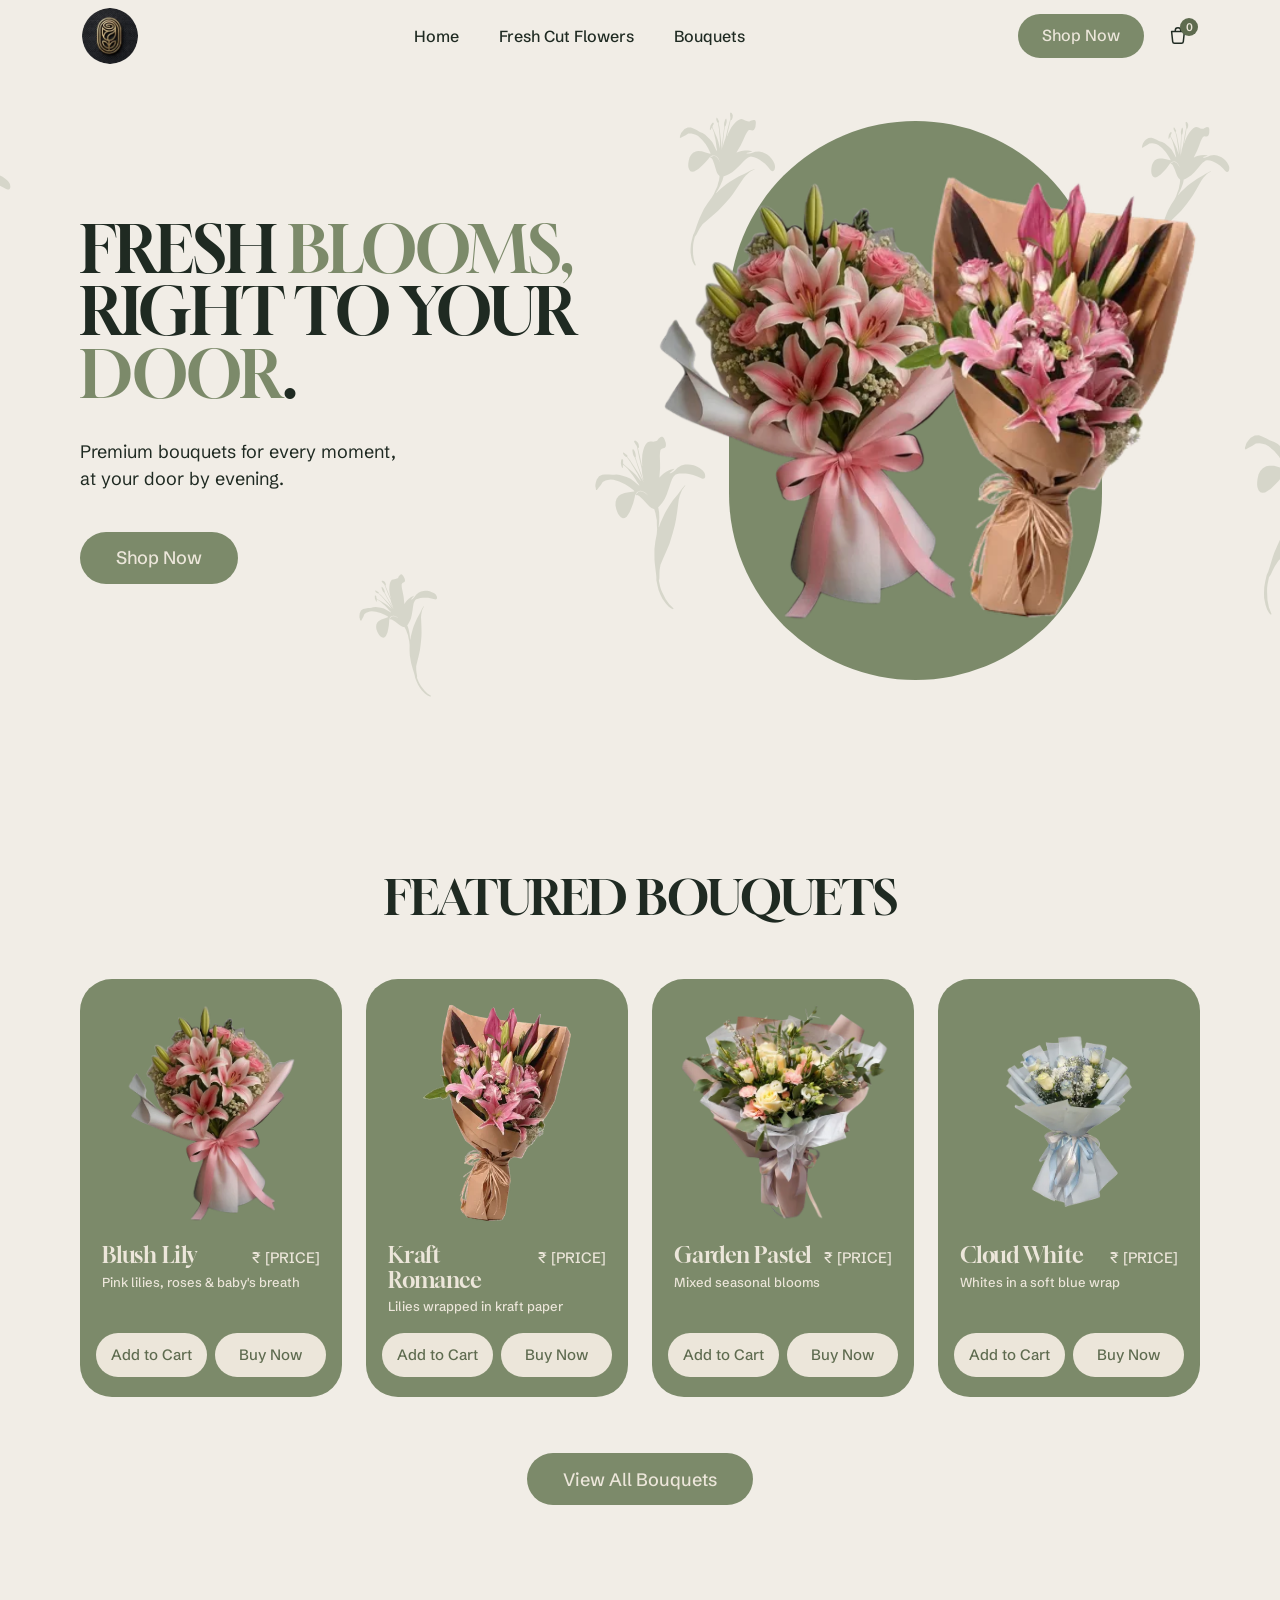
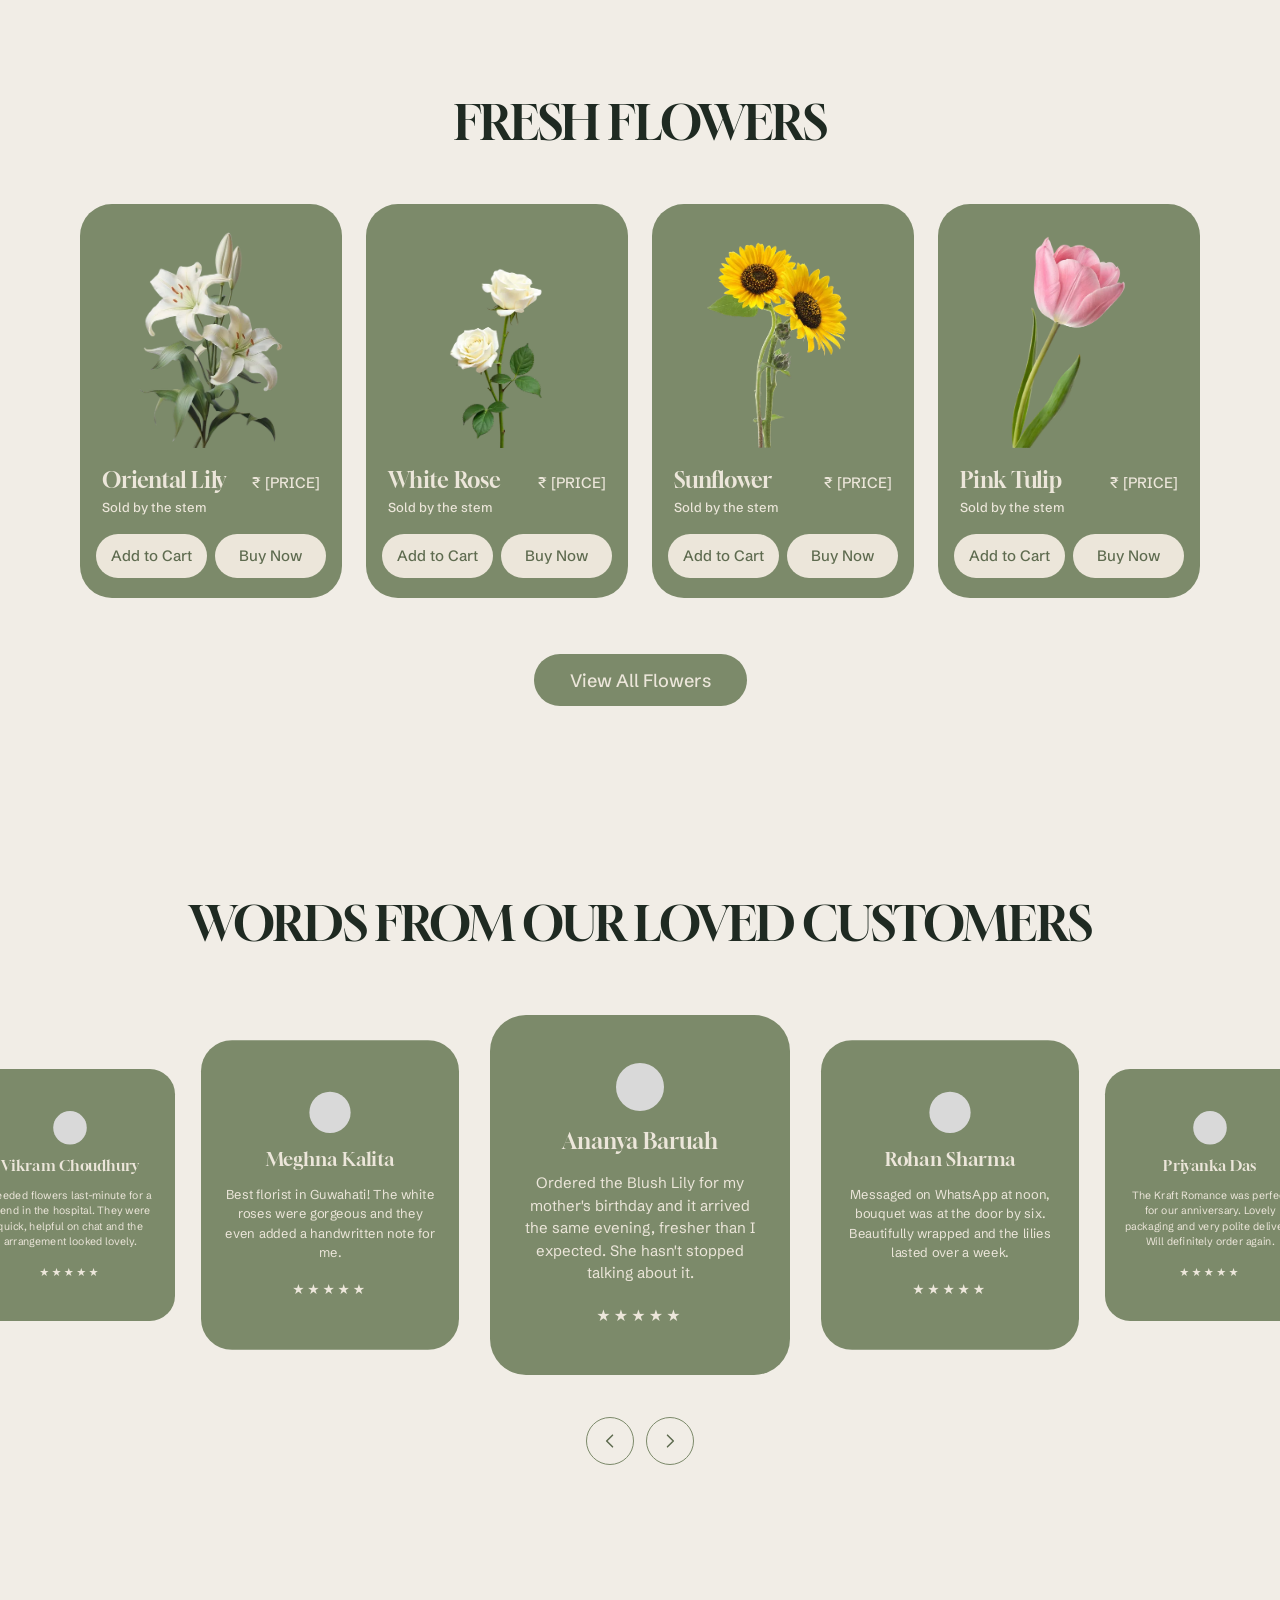
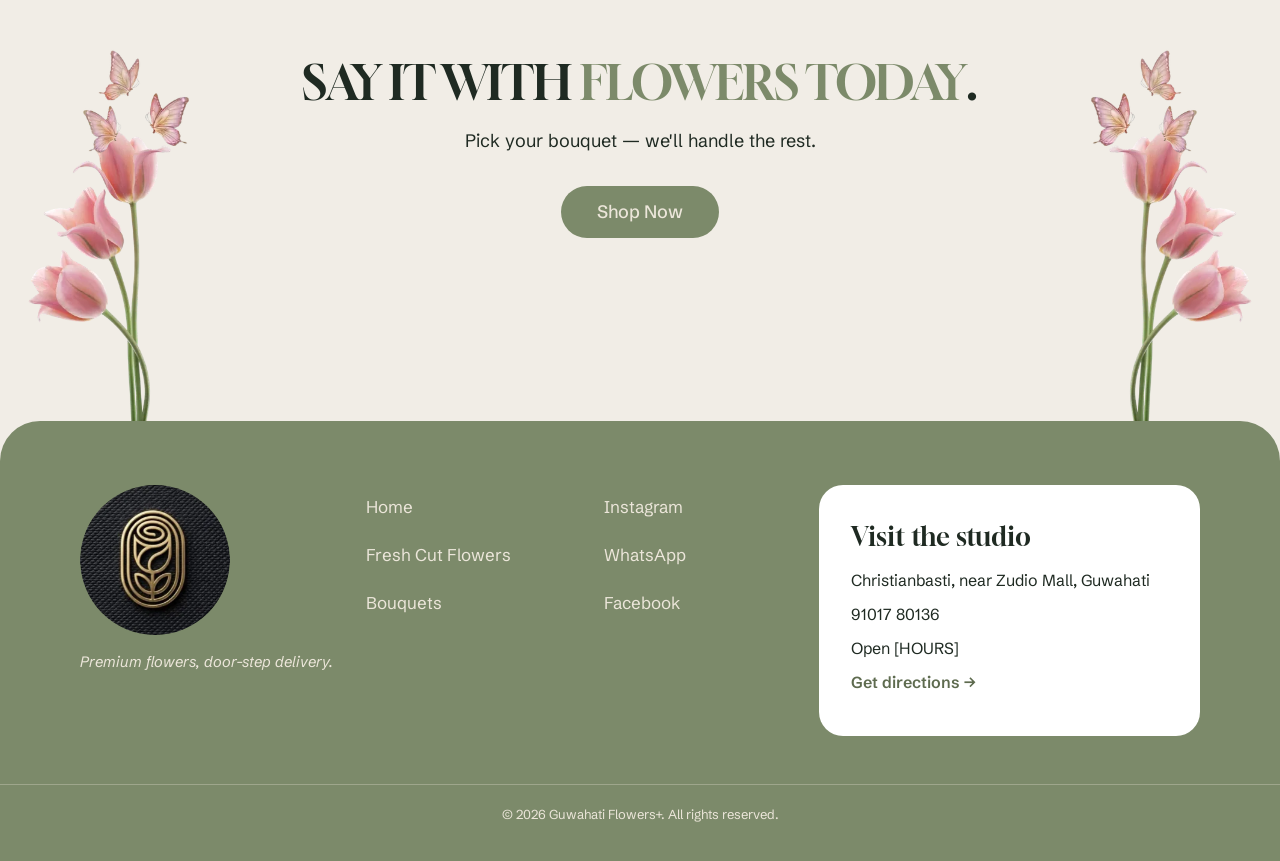
<file: site/index.html>
<!doctype html>
<html lang="en">
<head>
  <meta charset="utf-8">
  <meta name="viewport" content="width=device-width, initial-scale=1">
  <title>Guwahati Flowers+ | Premium Bouquets, Door-Step Delivery in Guwahati</title>
  <meta name="description" content="Guwahati Flowers+ is a premium florist in Christianbasti, Guwahati. Fresh bouquets and cut flowers for every moment, delivered to your door by evening. Order on WhatsApp.">
  <meta property="og:type" content="website">
  <meta property="og:title" content="Guwahati Flowers+ | Premium Bouquets, Door-Step Delivery">
  <meta property="og:description" content="Premium bouquets for every moment, at your door by evening. Order on WhatsApp.">
  <meta property="og:image" content="img/logo.png">
  <meta name="theme-color" content="#7C8A6A">
  <link rel="icon" type="image/png" href="img/logo.png">
  <link rel="apple-touch-icon" href="img/logo.png">
  <link rel="preconnect" href="https://fonts.googleapis.com">
  <link rel="preconnect" href="https://fonts.gstatic.com" crossorigin>
  <link href="https://fonts.googleapis.com/css2?family=Gloock&family=Schibsted+Grotesk:wght@400;500;600&display=swap" rel="stylesheet">
  <link rel="preload" as="image" href="img/hero-bouquet-white.webp" fetchpriority="high">
  <link rel="stylesheet" href="css/styles.css">
  <script>document.documentElement.classList.add('js');</script>
</head>
<body>
  <a class="skip-link" href="#main">Skip to content</a>

  <header class="site-header" id="top">
    <div class="container nav">
      <a class="nav__logo" href="#top" aria-label="Guwahati Flowers+ home">
        <picture>
          <source srcset="img/logo.webp" type="image/webp">
          <img src="img/logo.png" alt="Guwahati Flowers+" width="40" height="40">
        </picture>
      </a>
      <nav class="nav__menu" id="nav-menu" aria-label="Main">
        <ul class="nav__links">
          <li><a href="#top">Home</a></li>
          <li><a href="#fresh">Fresh Cut Flowers</a></li>
          <li><a href="#bouquets">Bouquets</a></li>
        </ul>
        <a class="btn btn--sage nav__cta-mobile" href="#bouquets">Shop Now</a>
      </nav>
      <div class="nav__actions">
        <a class="btn btn--sage nav__cta" href="#bouquets">Shop Now</a>
        <span class="cart" aria-label="Cart items: 0" role="status">
          <svg viewBox="0 0 24 24" width="22" height="22" aria-hidden="true"><path fill="none" stroke="currentColor" stroke-width="1.6" stroke-linecap="round" stroke-linejoin="round" d="M5 7h14l-1.2 11.2a2 2 0 0 1-2 1.8H8.2a2 2 0 0 1-2-1.8L5 7Zm4 0V6a3 3 0 0 1 6 0v1"/></svg>
          <span class="cart__count" data-cart-count>0</span>
        </span>
        <button class="nav__toggle" type="button" aria-expanded="false" aria-controls="nav-menu" aria-label="Open menu">
          <span></span><span></span><span></span>
        </button>
      </div>
    </div>
  </header>

  <main id="main">
    <!-- Hero -->
    <section class="hero" aria-labelledby="hero-title">
      <svg width="0" height="0" style="position:absolute" aria-hidden="true"><symbol id="lily-sprig" viewBox="0 0 119 188"><path d="M49.7207 186.848L49.7012 187.297L47.7481 185.636L45.7169 183.185L43.632 179.381L41.2006 173.199L40.2731 168.658L39.5995 163.453L39.59 158.501L39.8687 152.1L40.6843 148.872L41.3536 143.838L41.8763 139.585L42.5504 134.438L43.1707 130.527L44.6848 124.179L46.0426 118.837L48.836 111.532L52.191 104.252L53.871 99.2615L54.7453 94.6862L55.981 89.564L56.1863 84.847L56.416 82.1565L56.1721 77.42L55.8596 76.8438L54.7707 76.0087L53.5696 75.1688L51.6458 72.8346L49.6635 69.2602L46.8463 64.1866L43.7898 59.4402L42.0515 58.0142L40.7087 57.8433L40.6062 57.6138L40.7282 57.394L41.4461 56.4126L43.1747 55.4751L44.5566 54.7476L46.5733 54.948L48.5558 55.9344L50.4014 57.4775L53.4971 61.3255L51.8077 58.7765L50.8556 57.3848L49.5616 56.0907L47.8136 54.8894L46.0411 54.2497L44.5762 54.2984L42.8671 54.7866L41.4754 55.7387L40.4109 56.9301L39.5807 57.9067L38.7114 59.7817L35.7765 65.1675L33.4911 68.5562L29.6576 73.9028L25.3213 77.8774L22.9237 78.6732L20.9071 78.4729L19.0614 76.9297L17.5917 74.5028L16.9033 72.2224L16.547 70.069L16.3421 67.022L16.523 62.8666L17.573 59.4241L19.3945 56.3528L22.1926 54.1117L24.8246 53.101L29.2388 52.5055L33.946 52.9355L39.4393 53.3997L40.0058 53.3118L39.498 52.052L35.8702 47.5057L32.1105 43.4038L26.6809 38.8916L21.1925 35.7272L18.087 34.6918L15.0596 34.4475L12.5888 34.3399L9.17553 35.204L6.47509 37.787L3.33032 40.2381L0.996145 42.1619L3.52656e-05 41.7809L0.0733695 40.0963L0.278568 37.9673L0.810914 36.0776L1.92436 33.7632L3.62379 30.9116L6.89554 28.1285L10.6408 27.3913L13.1018 27.7235L17.9945 29.0617L21.1001 30.0971L22.9946 30.5171L25.5631 30.9665L29.1081 32.246L35.568 36.3529L39.2692 39.2146L42.0425 42.7109L44.811 46.3196L46.6176 48.7612L46.6371 48.312L46.3735 46.6127L45.2457 44.0881L44.4597 41.4659L42.3457 35.7478L40.5977 31.9585L38.9621 28.1741L37.1751 25.2833L35.6957 23.081L35.1537 22.6073L34.8168 22.5926L34.3919 24.5995L34.0109 25.5956L33.5617 25.5761L33.1467 24.7704L32.9954 23.0759L33.1176 20.2682L33.8844 18.1637L34.6316 16.5084L35.7644 16.3327L36.2966 17.031L36.2526 18.0418L35.5933 20.2635L35.5297 21.7235L37.0141 23.8135L39.4603 27.0706L43.0588 32.2907L45.6954 36.3437L49.7185 44.7329L49.6306 44.1665L49.1571 42.1205L48.21 38.0285L47.7462 35.7579L46.9602 33.1357L45.7885 29.0339L44.6022 25.269L43.4158 21.5042L41.79 17.4952L40.877 15.205L40.3154 15.1805L39.6807 14.2527L38.9336 13.32L38.3087 12.1676L38.0255 10.9176L38.0793 9.68217L38.5285 9.70172L39.51 10.4196L40.6769 12.0457L41.7462 13.33L41.9317 14.2382L41.6778 14.9023L41.7559 15.6933L43.6161 19.4875L48.5032 33.8779L50.8662 41.6323L52.2332 46.4177L51.6815 43.5806L51.0177 38.1507L50.1637 29.3369L49.5196 20.8697L49.3829 18.8384L49.2951 18.2719L48.9973 17.3588L48.4016 15.5325L48.265 13.5012L48.4507 11.8215L48.5142 10.3615L48.9098 9.02842L49.2663 8.59385L49.7204 8.5011L50.3405 9.76583L50.7311 11.1331L50.897 12.4906L50.936 14.1801L50.6917 17.2075L50.2278 17.5249L49.9787 18.0767L50.1496 19.3218L50.2471 22.2516L50.7107 27.1102L51.1743 31.9688L51.7551 36.72L52.1162 41.3491L52.4579 43.8395L52.4872 43.1656L52.5752 41.1441L52.7561 36.9886L53.2495 33.4094L53.5426 31.8469L53.6503 26.7881L53.9046 18.3601L54.0953 13.9801L54.3495 8.14L54.3886 7.24154L54.2129 6.10867L53.505 4.27751L53.1193 2.79795L52.7287 1.43069L52.8899 0.312491L53.4661 9.77833e-06L54.1302 0.253961L54.7845 0.732528L55.8489 2.12912L56.4739 3.28154L56.7326 5.09314L56.5029 7.78366L56.122 8.77977L55.7802 8.87741L55.3505 8.40862L55.1259 8.39884L54.749 24.8106L54.5975 28.2921L55.159 28.3166L55.2226 26.8566L55.9308 23.5117L56.5999 21.0654L57.9039 16.9589L59.7596 13.1014L61.8204 9.70296L63.8421 7.20297L65.9321 5.71865L67.5338 5.11325L69.443 5.19636L71.3376 5.6164L72.8903 6.13408L75.0242 6.22697L76.3719 6.28564L77.4022 5.8804L78.1054 5.23588L79.3848 4.27889L80.6495 3.65881L81.7971 3.14616L82.8127 3.07785L83.594 3.22438L84.3508 3.93246L84.966 5.30949L85.2345 6.89648L85.6249 10.8517L85.1853 13.1955L84.443 14.7385L83.0513 15.6906L81.5864 15.7394L80.0141 15.6709L79.2084 16.086L78.1634 16.8281L76.9132 19.6992L75.8583 23.254L74.5835 29.2747L73.0646 35.7348L69.9634 44.9391L69.9487 45.276L70.2856 45.2907L72.4879 43.8112L75.3641 42.3611L79.0215 41.0576L83.2258 40.1154L87.8403 40.0912L87.142 40.6234L85.8724 41.3558L84.0363 42.176L82.4249 43.0061L81.6094 43.6457L82.3906 43.7922L83.4063 43.7239L84.9982 43.3431L86.8342 42.5229L88.5629 41.5854L91.4537 39.7984L95.8973 38.5291L100.062 38.4853L103.632 39.2033L106.181 40.1019L109.159 41.4693L111.996 43.5057L114.477 45.9766L116.933 49.0091L118.168 51.6508L118.544 53.355L118.446 55.6012L117.938 56.9293L117.225 57.7985L116.424 58.1012L114.964 58.0376L114.085 57.5493L112.562 56.3578L109.955 54.2189L106.024 51.4598L101.839 49.3647L98.6312 48.0999L95.0765 47.045L91.7268 46.4491L88.8068 46.322L87.6739 46.4977L86.0625 47.3277L84.7831 48.2847L83.7234 49.3638L82.6637 50.4429L80.3832 53.7192L76.9941 59.1978L73.1411 64.9937L69.8058 69.2368L66.2899 72.4594L62.2173 75.5452L60.8403 76.1604L60.4982 81.434L59.3504 87.1227L58.022 91.7907L56.0978 97.2205L56.2003 97.45L56.9084 96.6932L58.9643 93.4071L62.2947 89.2762L66.2209 84.3837L69.0581 81.2441L72.8133 77.6943L78.3216 72.6456L84.7186 67.8606L88.5714 64.6527L90.9056 62.7289L94.3824 60.4048L95.1685 60.439L95.1588 60.6636L93.6548 61.6109L90.383 64.394L86.4324 69.8481L84.4741 73.476L82.1983 79.2281L79.1607 86.9723L76.0254 94.3748L73.4274 99.7752L68.9102 107.905L62.9671 117.773L57.8298 124.639L52.5851 131.387L48.1657 137.27L45.7874 142.793L44.7325 146.348L43.5163 151.021L42.2759 153.667L42.1047 160.186L42.2949 163.57L42.827 166.856L44.6186 174.811L47.05 180.993L50.3067 186.31L50.3946 186.877L49.7207 186.848Z"/></symbol></svg>
      <div class="container hero__grid">
        <div class="hero__sprigs" aria-hidden="true">
          <svg class="sprig" style="--x:51%;--y:-2%;--s:100px;--r:12deg;--d:8s" viewBox="0 0 119 188"><use href="#lily-sprig"/></svg>
          <svg class="sprig" style="--x:49%;--y:56%;--s:110px;--r:-14deg;--d:9s" viewBox="0 0 119 188"><use href="#lily-sprig"/></svg>
          <svg class="sprig" style="--x:88%;--y:0%;--s:90px;--r:8deg;--d:7.5s" viewBox="0 0 119 188"><use href="#lily-sprig"/></svg>
          <svg class="sprig" style="--x:95%;--y:52%;--s:130px;--r:10deg;--d:9s" viewBox="0 0 119 188"><use href="#lily-sprig"/></svg>
          <svg class="sprig" style="--x:31%;--y:80%;--s:80px;--r:-24deg;--d:7s" viewBox="0 0 119 188"><use href="#lily-sprig"/></svg>
          <svg class="sprig" style="--x:-6%;--y:4%;--s:110px;--r:-10deg;--d:8.5s" viewBox="0 0 119 188"><use href="#lily-sprig"/></svg>
        </div>
        <div class="hero__copy">
          <h1 class="hero__title" id="hero-title">
            <span class="line">Fresh <span class="accent">Blooms,</span></span>
            <span class="line">Right to your</span>
            <span class="line"><span class="accent">Door</span>.</span>
          </h1>
          <p class="hero__body load-in" style="--i:3">Premium bouquets for every moment, at your door by evening.</p>
          <a class="btn btn--sage btn--lg load-in" style="--i:4" href="#bouquets">Shop Now</a>
        </div>
        <div class="hero__art">
          <div class="hero__oval"></div>
          <img class="hero__bouquet hero__bouquet--white" src="img/hero-bouquet-white.webp" alt="Blush Lily bouquet — pink lilies and roses in white wrap with a pink ribbon" width="376" height="483" fetchpriority="high">
          <img class="hero__bouquet hero__bouquet--kraft" src="img/hero-bouquet-kraft.webp" alt="Kraft Romance bouquet — pink lilies wrapped in kraft paper" width="254" height="366" fetchpriority="high">
        </div>
      </div>
    </section>

    <!-- Featured Bouquets -->
    <section class="section" id="bouquets" aria-labelledby="bouquets-title">
      <div class="container">
        <h2 class="section__title reveal" id="bouquets-title">Featured Bouquets</h2>
        <ul class="cards" role="list">
          <li class="card reveal" data-name="Blush Lily">
            <a class="card__media" href="products/blush-lily.html" tabindex="-1" aria-hidden="true"><img src="img/hero-bouquet-white.webp" alt="" width="376" height="483" loading="lazy"></a>
            <div class="card__head"><h3 class="card__name"><a href="products/blush-lily.html">Blush Lily</a></h3><span class="card__price">₹ [PRICE]</span></div>
            <p class="card__desc">Pink lilies, roses &amp; baby's breath</p>
            <div class="card__actions"><button class="btn btn--cream" type="button" data-add>Add to Cart</button><a class="btn btn--cream" data-buy target="_blank" rel="noopener" href="#">Buy Now</a></div>
          </li>
          <li class="card reveal" data-name="Kraft Romance">
            <a class="card__media" href="products/kraft-romance.html" tabindex="-1" aria-hidden="true"><img src="img/hero-bouquet-kraft.webp" alt="" width="254" height="366" loading="lazy"></a>
            <div class="card__head"><h3 class="card__name"><a href="products/kraft-romance.html">Kraft Romance</a></h3><span class="card__price">₹ [PRICE]</span></div>
            <p class="card__desc">Lilies wrapped in kraft paper</p>
            <div class="card__actions"><button class="btn btn--cream" type="button" data-add>Add to Cart</button><a class="btn btn--cream" data-buy target="_blank" rel="noopener" href="#">Buy Now</a></div>
          </li>
          <li class="card reveal" data-name="Garden Pastel">
            <a class="card__media" href="products/garden-pastel.html" tabindex="-1" aria-hidden="true"><img src="img/bouquet-garden-pastel.webp" alt="" width="466" height="467" loading="lazy"></a>
            <div class="card__head"><h3 class="card__name"><a href="products/garden-pastel.html">Garden Pastel</a></h3><span class="card__price">₹ [PRICE]</span></div>
            <p class="card__desc">Mixed seasonal blooms</p>
            <div class="card__actions"><button class="btn btn--cream" type="button" data-add>Add to Cart</button><a class="btn btn--cream" data-buy target="_blank" rel="noopener" href="#">Buy Now</a></div>
          </li>
          <li class="card reveal" data-name="Cloud White">
            <a class="card__media" href="products/cloud-white.html" tabindex="-1" aria-hidden="true"><img src="img/bouquet-cloud-white.webp" alt="" width="413" height="550" loading="lazy"></a>
            <div class="card__head"><h3 class="card__name"><a href="products/cloud-white.html">Cloud White</a></h3><span class="card__price">₹ [PRICE]</span></div>
            <p class="card__desc">Whites in a soft blue wrap</p>
            <div class="card__actions"><button class="btn btn--cream" type="button" data-add>Add to Cart</button><a class="btn btn--cream" data-buy target="_blank" rel="noopener" href="#">Buy Now</a></div>
          </li>
        </ul>
        <div class="section__more reveal"><a class="btn btn--sage btn--lg" href="https://wa.me/919101780136?text=Hi!%20Could%20you%20share%20all%20your%20bouquets%3F" target="_blank" rel="noopener">View All Bouquets</a></div>
      </div>
    </section>

    <!-- Fresh Flowers -->
    <section class="section" id="fresh" aria-labelledby="fresh-title">
      <div class="container">
        <h2 class="section__title reveal" id="fresh-title">Fresh Flowers</h2>
        <ul class="cards" role="list">
          <li class="card reveal" data-name="Oriental Lily" data-kind="stem">
            <a class="card__media" href="products/oriental-lily.html" tabindex="-1" aria-hidden="true"><img src="img/stem-lily.webp" alt="" width="346" height="499" loading="lazy"></a>
            <div class="card__head"><h3 class="card__name"><a href="products/oriental-lily.html">Oriental Lily</a></h3><span class="card__price">₹ [PRICE]</span></div>
            <p class="card__desc">Sold by the stem</p>
            <div class="card__actions"><button class="btn btn--cream" type="button" data-add>Add to Cart</button><a class="btn btn--cream" data-buy target="_blank" rel="noopener" href="#">Buy Now</a></div>
          </li>
          <li class="card reveal" data-name="White Rose" data-kind="stem">
            <a class="card__media" href="products/white-rose.html" tabindex="-1" aria-hidden="true"><img src="img/stem-rose.webp" alt="" width="302" height="527" loading="lazy"></a>
            <div class="card__head"><h3 class="card__name"><a href="products/white-rose.html">White Rose</a></h3><span class="card__price">₹ [PRICE]</span></div>
            <p class="card__desc">Sold by the stem</p>
            <div class="card__actions"><button class="btn btn--cream" type="button" data-add>Add to Cart</button><a class="btn btn--cream" data-buy target="_blank" rel="noopener" href="#">Buy Now</a></div>
          </li>
          <li class="card reveal" data-name="Sunflower" data-kind="stem">
            <a class="card__media" href="products/sunflower.html" tabindex="-1" aria-hidden="true"><img src="img/stem-sunflower.webp" alt="" width="423" height="547" loading="lazy"></a>
            <div class="card__head"><h3 class="card__name"><a href="products/sunflower.html">Sunflower</a></h3><span class="card__price">₹ [PRICE]</span></div>
            <p class="card__desc">Sold by the stem</p>
            <div class="card__actions"><button class="btn btn--cream" type="button" data-add>Add to Cart</button><a class="btn btn--cream" data-buy target="_blank" rel="noopener" href="#">Buy Now</a></div>
          </li>
          <li class="card reveal" data-name="Pink Tulip" data-kind="stem">
            <a class="card__media" href="products/pink-tulip.html" tabindex="-1" aria-hidden="true"><img src="img/stem-tulip.webp" alt="" width="310" height="551" loading="lazy"></a>
            <div class="card__head"><h3 class="card__name"><a href="products/pink-tulip.html">Pink Tulip</a></h3><span class="card__price">₹ [PRICE]</span></div>
            <p class="card__desc">Sold by the stem</p>
            <div class="card__actions"><button class="btn btn--cream" type="button" data-add>Add to Cart</button><a class="btn btn--cream" data-buy target="_blank" rel="noopener" href="#">Buy Now</a></div>
          </li>
        </ul>
        <div class="section__more reveal"><a class="btn btn--sage btn--lg" href="https://wa.me/919101780136?text=Hi!%20Could%20you%20share%20all%20your%20fresh%20flowers%3F" target="_blank" rel="noopener">View All Flowers</a></div>
      </div>
    </section>

    <!-- Testimonials -->
    <section class="section testimonials" aria-labelledby="testimonials-title" aria-roledescription="carousel">
      <div class="container">
        <h2 class="section__title reveal" id="testimonials-title">Words from our loved customers</h2>
      </div>
      <div class="carousel reveal" tabindex="0" aria-label="Customer reviews. Use arrow keys to navigate.">
        <!-- DEMO reviews: replace with real customer reviews from Google or Instagram before launch -->
        <ul class="carousel__track" role="list">
          <li class="tcard" aria-roledescription="slide" aria-label="1 of 5"><span class="tcard__avatar" aria-hidden="true"></span><h3 class="tcard__name">Ananya Baruah</h3><p class="tcard__quote">Ordered the Blush Lily for my mother's birthday and it arrived the same evening, fresher than I expected. She hasn't stopped talking about it.</p><p class="tcard__stars" aria-label="5 out of 5 stars">★★★★★</p></li>
          <li class="tcard" aria-roledescription="slide" aria-label="2 of 5"><span class="tcard__avatar" aria-hidden="true"></span><h3 class="tcard__name">Rohan Sharma</h3><p class="tcard__quote">Messaged on WhatsApp at noon, bouquet was at the door by six. Beautifully wrapped and the lilies lasted over a week.</p><p class="tcard__stars" aria-label="5 out of 5 stars">★★★★★</p></li>
          <li class="tcard" aria-roledescription="slide" aria-label="3 of 5"><span class="tcard__avatar" aria-hidden="true"></span><h3 class="tcard__name">Priyanka Das</h3><p class="tcard__quote">The Kraft Romance was perfect for our anniversary. Lovely packaging and very polite delivery. Will definitely order again.</p><p class="tcard__stars" aria-label="5 out of 5 stars">★★★★★</p></li>
          <li class="tcard" aria-roledescription="slide" aria-label="4 of 5"><span class="tcard__avatar" aria-hidden="true"></span><h3 class="tcard__name">Vikram Choudhury</h3><p class="tcard__quote">Needed flowers last-minute for a friend in the hospital. They were quick, helpful on chat and the arrangement looked lovely.</p><p class="tcard__stars" aria-label="5 out of 5 stars">★★★★★</p></li>
          <li class="tcard" aria-roledescription="slide" aria-label="5 of 5"><span class="tcard__avatar" aria-hidden="true"></span><h3 class="tcard__name">Meghna Kalita</h3><p class="tcard__quote">Best florist in Guwahati! The white roses were gorgeous and they even added a handwritten note for me.</p><p class="tcard__stars" aria-label="5 out of 5 stars">★★★★★</p></li>
        </ul>
        <div class="carousel__controls">
          <button class="carousel__btn" type="button" data-prev aria-label="Previous review">
            <svg viewBox="0 0 24 24" width="20" height="20" aria-hidden="true"><path d="M15 5l-7 7 7 7" fill="none" stroke="currentColor" stroke-width="1.8" stroke-linecap="round" stroke-linejoin="round"/></svg>
          </button>
          <button class="carousel__btn" type="button" data-next aria-label="Next review">
            <svg viewBox="0 0 24 24" width="20" height="20" aria-hidden="true"><path d="M9 5l7 7-7 7" fill="none" stroke="currentColor" stroke-width="1.8" stroke-linecap="round" stroke-linejoin="round"/></svg>
          </button>
        </div>
      </div>
    </section>

    <!-- CTA -->
    <section class="cta" aria-labelledby="cta-title">
      <div class="cta__art cta__art--left" aria-hidden="true">
        <img class="cta__tulips" src="img/cta-tulips.webp" alt="" width="333" height="499" loading="lazy">
        <img class="cta__butterflies" src="img/cta-butterflies.webp" alt="" width="298" height="529" loading="lazy">
      </div>
      <div class="cta__art cta__art--right" aria-hidden="true">
        <img class="cta__tulips" src="img/cta-tulips.webp" alt="" width="333" height="499" loading="lazy">
        <img class="cta__butterflies" src="img/cta-butterflies.webp" alt="" width="298" height="529" loading="lazy">
      </div>
      <div class="container cta__inner">
        <h2 class="section__title reveal" id="cta-title">Say it with <span class="accent">flowers today</span>.</h2>
        <p class="cta__body reveal">Pick your bouquet — we'll handle the rest.</p>
        <div class="reveal"><a class="btn btn--sage btn--lg" href="#bouquets">Shop Now</a></div>
      </div>
    </section>
  </main>

  <footer class="footer">
    <div class="container footer__grid">
      <div class="footer__brand">
        <picture>
          <source srcset="img/logo.webp" type="image/webp">
          <img class="footer__logo" src="img/logo.png" alt="Guwahati Flowers+" width="150" height="150" loading="lazy">
        </picture>
        <p class="footer__tagline"><em>Premium flowers, door-step delivery.</em></p>
      </div>
      <nav class="footer__col" aria-label="Footer">
        <ul>
          <li><a href="#top">Home</a></li>
          <li><a href="#fresh">Fresh Cut Flowers</a></li>
          <li><a href="#bouquets">Bouquets</a></li>
        </ul>
      </nav>
      <div class="footer__col">
        <ul aria-label="Social">
          <li><a href="https://www.instagram.com/guwahati_flowers" target="_blank" rel="noopener">Instagram</a></li>
          <li><a href="https://wa.me/919101780136" target="_blank" rel="noopener">WhatsApp</a></li>
          <li><a href="#" data-placeholder>Facebook</a></li>
        </ul>
      </div>
      <address class="visit">
        <h2 class="visit__title">Visit the studio</h2>
        <p>Christianbasti, near Zudio Mall, Guwahati</p>
        <p><a href="tel:+919101780136">91017 80136</a></p>
        <p>Open [HOURS]</p>
        <p><a class="visit__link" href="https://www.google.com/maps/search/?api=1&amp;query=Guwahati%20Flowers%2B%20Christianbasti" target="_blank" rel="noopener">Get directions →</a></p>
      </address>
    </div>
    <p class="container footer__legal">© 2026 Guwahati Flowers+. All rights reserved.</p>
  </footer>

  <div class="toast" role="status" aria-live="polite"></div>
  <script src="js/main.js" defer></script>
</body>
</html>
</file>
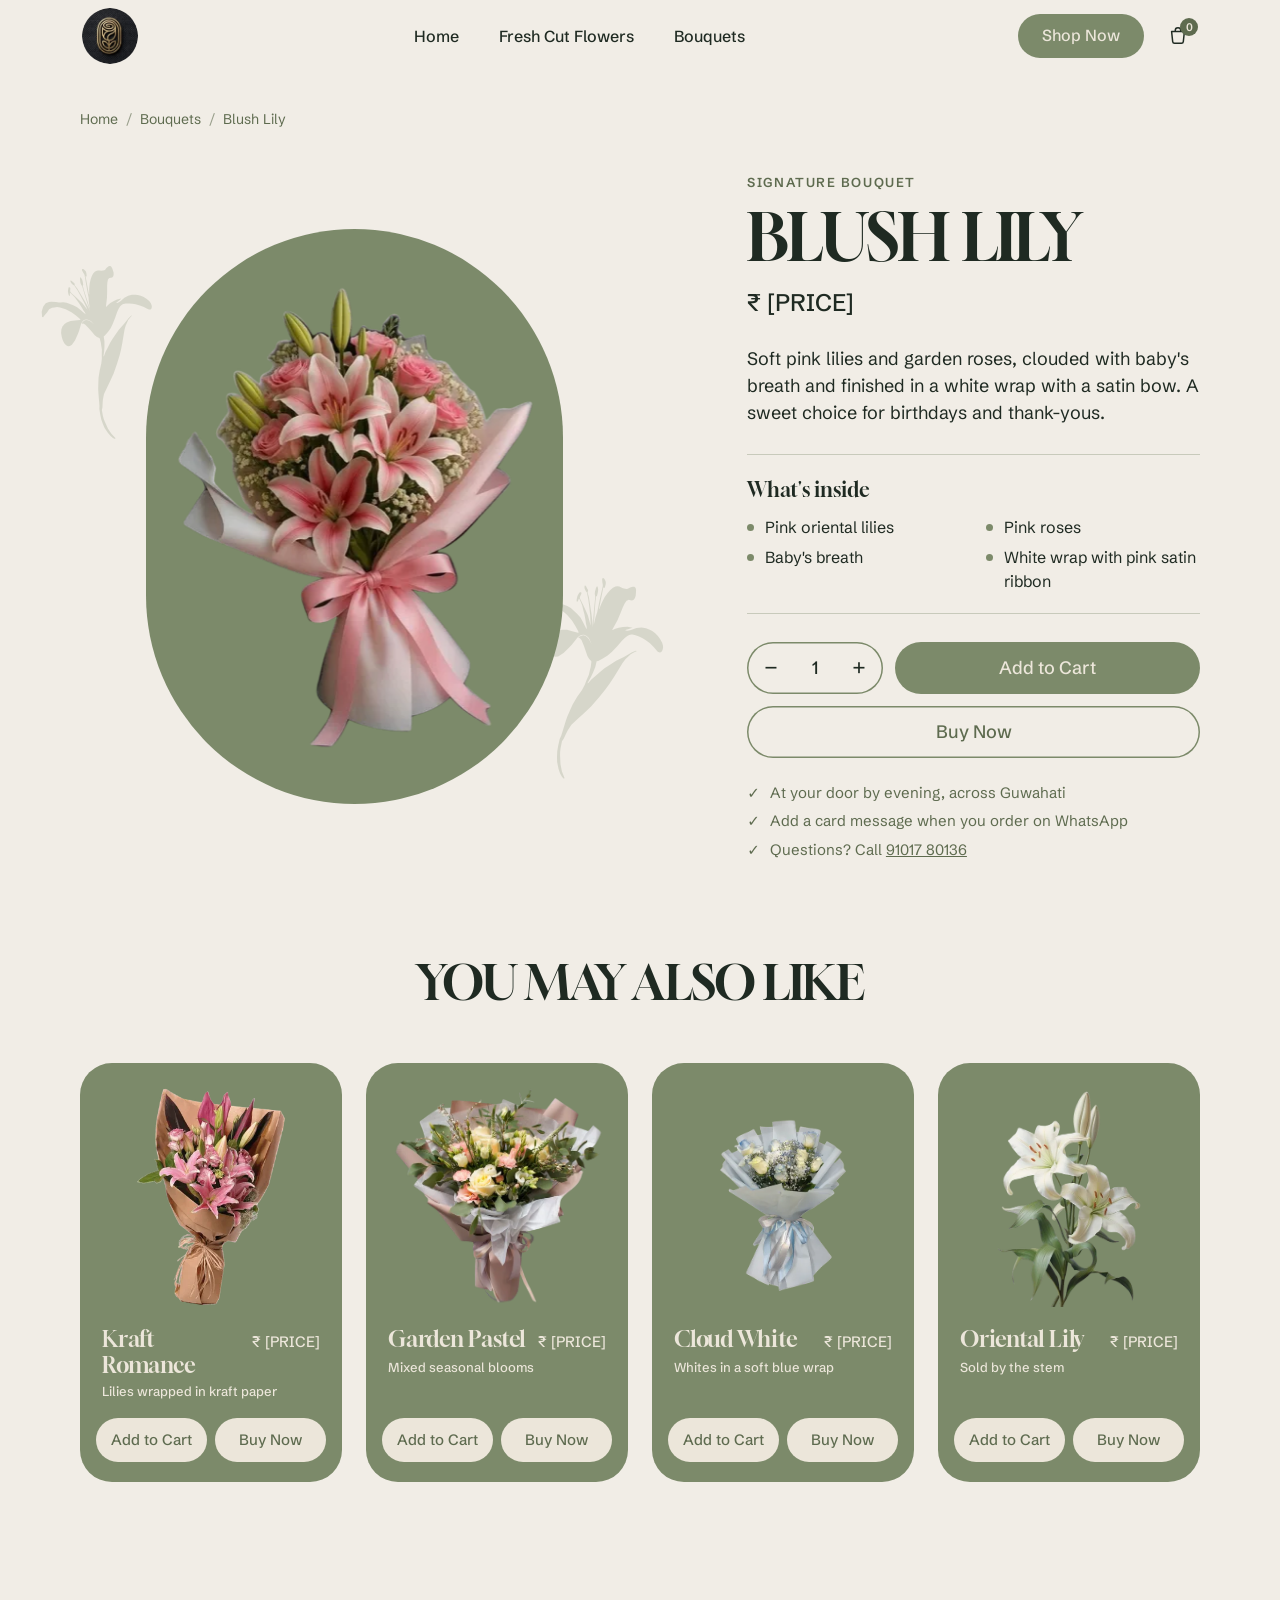
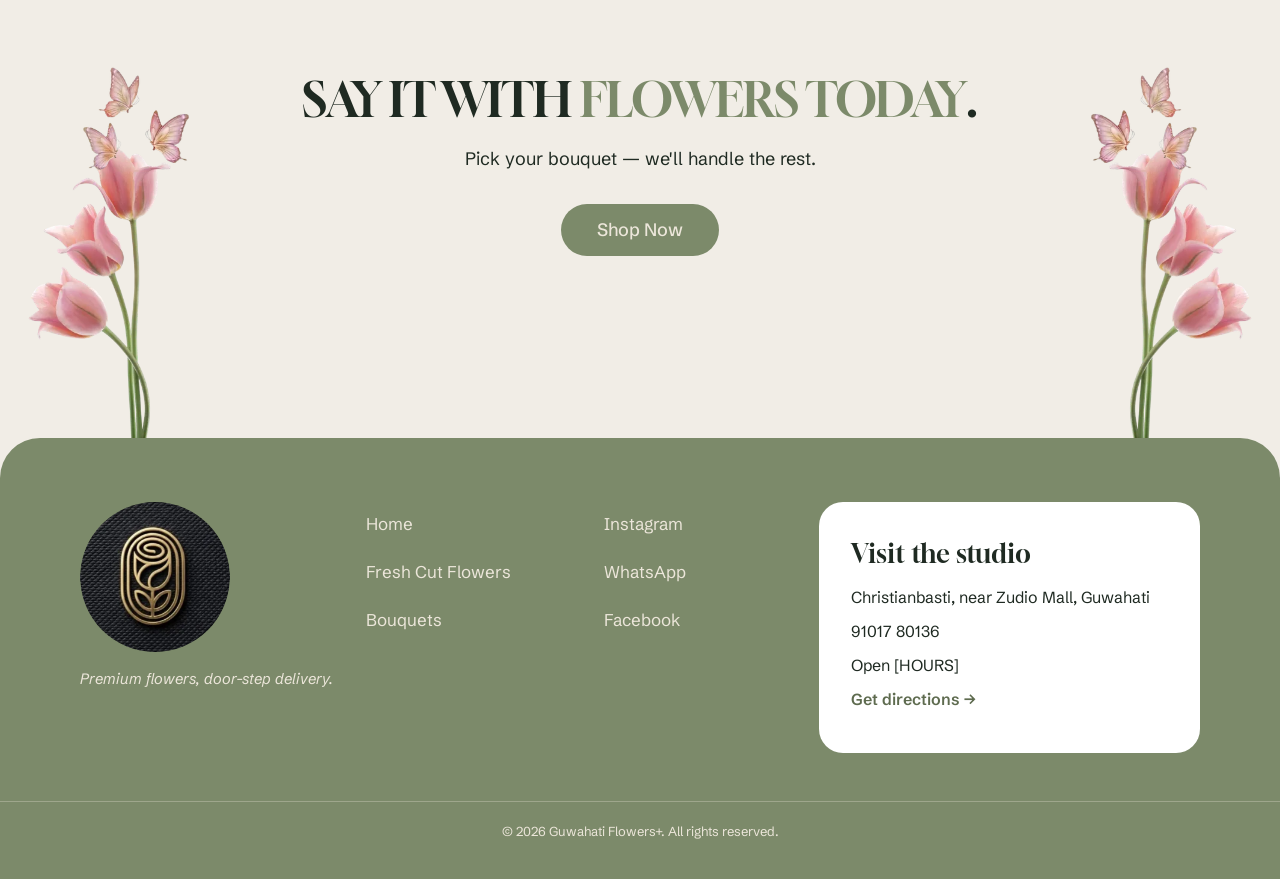
<file: site/products/blush-lily.html>
<!doctype html>
<html lang="en">
<head>
  <meta charset="utf-8">
  <meta name="viewport" content="width=device-width, initial-scale=1">
  <title>Blush Lily Bouquet | Guwahati Flowers+</title>
  <meta name="description" content="Blush Lily — pink lilies, roses &amp; baby&#x27;s breath. Soft pink lilies and garden roses, clouded with baby&#x27;s breath and finished in a white wrap with a satin bow. Same-day delivery in Guwahati from Guwahati Flowers+.">
  <meta property="og:type" content="product">
  <meta property="og:title" content="Blush Lily Bouquet | Guwahati Flowers+">
  <meta property="og:description" content="Soft pink lilies and garden roses, clouded with baby&#x27;s breath and finished in a white wrap with a satin bow. A sweet choice for birthdays and thank-yous.">
  <meta property="og:image" content="../img/hero-bouquet-white.webp">
  <meta name="theme-color" content="#7C8A6A">
  <link rel="icon" type="image/png" href="../img/logo.png">
  <link rel="apple-touch-icon" href="../img/logo.png">
  <link rel="preconnect" href="https://fonts.googleapis.com">
  <link rel="preconnect" href="https://fonts.gstatic.com" crossorigin>
  <link href="https://fonts.googleapis.com/css2?family=Gloock&family=Schibsted+Grotesk:wght@400;500;600&display=swap" rel="stylesheet">
  <link rel="stylesheet" href="../css/styles.css">
  <script>document.documentElement.classList.add('js');</script>
</head>
<body>
  <!-- Generated by tools/build_products.py — edit that script, not this file. -->
  <a class="skip-link" href="#main">Skip to content</a>

  <header class="site-header" id="top">
    <div class="container nav">
      <a class="nav__logo" href="../index.html" aria-label="Guwahati Flowers+ home">
        <picture>
          <source srcset="../img/logo.webp" type="image/webp">
          <img src="../img/logo.png" alt="Guwahati Flowers+" width="40" height="40">
        </picture>
      </a>
      <nav class="nav__menu" id="nav-menu" aria-label="Main">
        <ul class="nav__links">
          <li><a href="../index.html">Home</a></li>
          <li><a href="../index.html#fresh">Fresh Cut Flowers</a></li>
          <li><a href="../index.html#bouquets">Bouquets</a></li>
        </ul>
        <a class="btn btn--sage nav__cta-mobile" href="../index.html#bouquets">Shop Now</a>
      </nav>
      <div class="nav__actions">
        <a class="btn btn--sage nav__cta" href="../index.html#bouquets">Shop Now</a>
        <span class="cart" aria-label="Cart items: 0" role="status">
          <svg viewBox="0 0 24 24" width="22" height="22" aria-hidden="true"><path fill="none" stroke="currentColor" stroke-width="1.6" stroke-linecap="round" stroke-linejoin="round" d="M5 7h14l-1.2 11.2a2 2 0 0 1-2 1.8H8.2a2 2 0 0 1-2-1.8L5 7Zm4 0V6a3 3 0 0 1 6 0v1"/></svg>
          <span class="cart__count" data-cart-count>0</span>
        </span>
        <button class="nav__toggle" type="button" aria-expanded="false" aria-controls="nav-menu" aria-label="Open menu">
          <span></span><span></span><span></span>
        </button>
      </div>
    </div>
  </header>

  <main id="main">
    <section class="product" aria-labelledby="product-title" data-name="Blush Lily">
      <div class="container">
        <nav class="breadcrumb" aria-label="Breadcrumb">
          <ol>
            <li><a href="../index.html">Home</a></li>
            <li><a href="../index.html#bouquets">Bouquets</a></li>
            <li aria-current="page">Blush Lily</li>
          </ol>
        </nav>
        <div class="product__grid">
          <div class="product__media">
            <svg width="0" height="0" style="position:absolute" aria-hidden="true"><symbol id="lily-sprig" viewBox="0 0 119 188"><path d="M49.7207 186.848L49.7012 187.297L47.7481 185.636L45.7169 183.185L43.632 179.381L41.2006 173.199L40.2731 168.658L39.5995 163.453L39.59 158.501L39.8687 152.1L40.6843 148.872L41.3536 143.838L41.8763 139.585L42.5504 134.438L43.1707 130.527L44.6848 124.179L46.0426 118.837L48.836 111.532L52.191 104.252L53.871 99.2615L54.7453 94.6862L55.981 89.564L56.1863 84.847L56.416 82.1565L56.1721 77.42L55.8596 76.8438L54.7707 76.0087L53.5696 75.1688L51.6458 72.8346L49.6635 69.2602L46.8463 64.1866L43.7898 59.4402L42.0515 58.0142L40.7087 57.8433L40.6062 57.6138L40.7282 57.394L41.4461 56.4126L43.1747 55.4751L44.5566 54.7476L46.5733 54.948L48.5558 55.9344L50.4014 57.4775L53.4971 61.3255L51.8077 58.7765L50.8556 57.3848L49.5616 56.0907L47.8136 54.8894L46.0411 54.2497L44.5762 54.2984L42.8671 54.7866L41.4754 55.7387L40.4109 56.9301L39.5807 57.9067L38.7114 59.7817L35.7765 65.1675L33.4911 68.5562L29.6576 73.9028L25.3213 77.8774L22.9237 78.6732L20.9071 78.4729L19.0614 76.9297L17.5917 74.5028L16.9033 72.2224L16.547 70.069L16.3421 67.022L16.523 62.8666L17.573 59.4241L19.3945 56.3528L22.1926 54.1117L24.8246 53.101L29.2388 52.5055L33.946 52.9355L39.4393 53.3997L40.0058 53.3118L39.498 52.052L35.8702 47.5057L32.1105 43.4038L26.6809 38.8916L21.1925 35.7272L18.087 34.6918L15.0596 34.4475L12.5888 34.3399L9.17553 35.204L6.47509 37.787L3.33032 40.2381L0.996145 42.1619L3.52656e-05 41.7809L0.0733695 40.0963L0.278568 37.9673L0.810914 36.0776L1.92436 33.7632L3.62379 30.9116L6.89554 28.1285L10.6408 27.3913L13.1018 27.7235L17.9945 29.0617L21.1001 30.0971L22.9946 30.5171L25.5631 30.9665L29.1081 32.246L35.568 36.3529L39.2692 39.2146L42.0425 42.7109L44.811 46.3196L46.6176 48.7612L46.6371 48.312L46.3735 46.6127L45.2457 44.0881L44.4597 41.4659L42.3457 35.7478L40.5977 31.9585L38.9621 28.1741L37.1751 25.2833L35.6957 23.081L35.1537 22.6073L34.8168 22.5926L34.3919 24.5995L34.0109 25.5956L33.5617 25.5761L33.1467 24.7704L32.9954 23.0759L33.1176 20.2682L33.8844 18.1637L34.6316 16.5084L35.7644 16.3327L36.2966 17.031L36.2526 18.0418L35.5933 20.2635L35.5297 21.7235L37.0141 23.8135L39.4603 27.0706L43.0588 32.2907L45.6954 36.3437L49.7185 44.7329L49.6306 44.1665L49.1571 42.1205L48.21 38.0285L47.7462 35.7579L46.9602 33.1357L45.7885 29.0339L44.6022 25.269L43.4158 21.5042L41.79 17.4952L40.877 15.205L40.3154 15.1805L39.6807 14.2527L38.9336 13.32L38.3087 12.1676L38.0255 10.9176L38.0793 9.68217L38.5285 9.70172L39.51 10.4196L40.6769 12.0457L41.7462 13.33L41.9317 14.2382L41.6778 14.9023L41.7559 15.6933L43.6161 19.4875L48.5032 33.8779L50.8662 41.6323L52.2332 46.4177L51.6815 43.5806L51.0177 38.1507L50.1637 29.3369L49.5196 20.8697L49.3829 18.8384L49.2951 18.2719L48.9973 17.3588L48.4016 15.5325L48.265 13.5012L48.4507 11.8215L48.5142 10.3615L48.9098 9.02842L49.2663 8.59385L49.7204 8.5011L50.3405 9.76583L50.7311 11.1331L50.897 12.4906L50.936 14.1801L50.6917 17.2075L50.2278 17.5249L49.9787 18.0767L50.1496 19.3218L50.2471 22.2516L50.7107 27.1102L51.1743 31.9688L51.7551 36.72L52.1162 41.3491L52.4579 43.8395L52.4872 43.1656L52.5752 41.1441L52.7561 36.9886L53.2495 33.4094L53.5426 31.8469L53.6503 26.7881L53.9046 18.3601L54.0953 13.9801L54.3495 8.14L54.3886 7.24154L54.2129 6.10867L53.505 4.27751L53.1193 2.79795L52.7287 1.43069L52.8899 0.312491L53.4661 9.77833e-06L54.1302 0.253961L54.7845 0.732528L55.8489 2.12912L56.4739 3.28154L56.7326 5.09314L56.5029 7.78366L56.122 8.77977L55.7802 8.87741L55.3505 8.40862L55.1259 8.39884L54.749 24.8106L54.5975 28.2921L55.159 28.3166L55.2226 26.8566L55.9308 23.5117L56.5999 21.0654L57.9039 16.9589L59.7596 13.1014L61.8204 9.70296L63.8421 7.20297L65.9321 5.71865L67.5338 5.11325L69.443 5.19636L71.3376 5.6164L72.8903 6.13408L75.0242 6.22697L76.3719 6.28564L77.4022 5.8804L78.1054 5.23588L79.3848 4.27889L80.6495 3.65881L81.7971 3.14616L82.8127 3.07785L83.594 3.22438L84.3508 3.93246L84.966 5.30949L85.2345 6.89648L85.6249 10.8517L85.1853 13.1955L84.443 14.7385L83.0513 15.6906L81.5864 15.7394L80.0141 15.6709L79.2084 16.086L78.1634 16.8281L76.9132 19.6992L75.8583 23.254L74.5835 29.2747L73.0646 35.7348L69.9634 44.9391L69.9487 45.276L70.2856 45.2907L72.4879 43.8112L75.3641 42.3611L79.0215 41.0576L83.2258 40.1154L87.8403 40.0912L87.142 40.6234L85.8724 41.3558L84.0363 42.176L82.4249 43.0061L81.6094 43.6457L82.3906 43.7922L83.4063 43.7239L84.9982 43.3431L86.8342 42.5229L88.5629 41.5854L91.4537 39.7984L95.8973 38.5291L100.062 38.4853L103.632 39.2033L106.181 40.1019L109.159 41.4693L111.996 43.5057L114.477 45.9766L116.933 49.0091L118.168 51.6508L118.544 53.355L118.446 55.6012L117.938 56.9293L117.225 57.7985L116.424 58.1012L114.964 58.0376L114.085 57.5493L112.562 56.3578L109.955 54.2189L106.024 51.4598L101.839 49.3647L98.6312 48.0999L95.0765 47.045L91.7268 46.4491L88.8068 46.322L87.6739 46.4977L86.0625 47.3277L84.7831 48.2847L83.7234 49.3638L82.6637 50.4429L80.3832 53.7192L76.9941 59.1978L73.1411 64.9937L69.8058 69.2368L66.2899 72.4594L62.2173 75.5452L60.8403 76.1604L60.4982 81.434L59.3504 87.1227L58.022 91.7907L56.0978 97.2205L56.2003 97.45L56.9084 96.6932L58.9643 93.4071L62.2947 89.2762L66.2209 84.3837L69.0581 81.2441L72.8133 77.6943L78.3216 72.6456L84.7186 67.8606L88.5714 64.6527L90.9056 62.7289L94.3824 60.4048L95.1685 60.439L95.1588 60.6636L93.6548 61.6109L90.383 64.394L86.4324 69.8481L84.4741 73.476L82.1983 79.2281L79.1607 86.9723L76.0254 94.3748L73.4274 99.7752L68.9102 107.905L62.9671 117.773L57.8298 124.639L52.5851 131.387L48.1657 137.27L45.7874 142.793L44.7325 146.348L43.5163 151.021L42.2759 153.667L42.1047 160.186L42.2949 163.57L42.827 166.856L44.6186 174.811L47.05 180.993L50.3067 186.31L50.3946 186.877L49.7207 186.848Z"/></symbol></svg>
            <svg class="product__sprig product__sprig--a" viewBox="0 0 119 188" aria-hidden="true"><use href="#lily-sprig"/></svg>
            <svg class="product__sprig product__sprig--b" viewBox="0 0 119 188" aria-hidden="true"><use href="#lily-sprig"/></svg>
            <div class="product__panel"></div>
            <img class="product__img" src="../img/hero-bouquet-white.webp" alt="Blush Lily bouquet — pink lilies and roses in white wrap with a pink ribbon" width="376" height="483" fetchpriority="high">
          </div>
          <div class="product__info">
            <p class="product__eyebrow load-in" style="--i:0">Signature bouquet</p>
            <h1 class="product__title load-in" style="--i:1" id="product-title">Blush Lily</h1>
            <p class="product__price load-in" style="--i:2">₹ [PRICE]</p>
            <p class="product__lead load-in" style="--i:3">Soft pink lilies and garden roses, clouded with baby&#x27;s breath and finished in a white wrap with a satin bow. A sweet choice for birthdays and thank-yous.</p>
            <div class="product__includes load-in" style="--i:4">
              <h2>What's inside</h2>
              <ul>
              <li>Pink oriental lilies</li>
              <li>Pink roses</li>
              <li>Baby&#x27;s breath</li>
              <li>White wrap with pink satin ribbon</li>
              </ul>
            </div>
            <div class="product__buy load-in" style="--i:5">
              <div class="qty" role="group" aria-label="Quantity">
                <button class="qty__btn" type="button" data-qty="-1" aria-label="Decrease quantity">−</button>
                <input class="qty__input" type="number" inputmode="numeric" min="1" max="99" value="1" aria-label="Number of bouquets">
                <button class="qty__btn" type="button" data-qty="1" aria-label="Increase quantity">+</button>
              </div>
              <button class="btn btn--sage btn--lg" type="button" data-add>Add to Cart</button>
              <a class="btn btn--outline btn--lg" data-buy target="_blank" rel="noopener" href="#">Buy Now</a>
            </div>
            <ul class="product__notes load-in" style="--i:6">
              <li>At your door by evening, across Guwahati</li>
              <li>Add a card message when you order on WhatsApp</li>
              <li>Questions? Call <a href="tel:+919101780136">91017 80136</a></li>
            </ul>
          </div>
        </div>
      </div>
    </section>

    <section class="section related" aria-labelledby="related-title">
      <div class="container">
        <h2 class="section__title reveal" id="related-title">You may also like</h2>
        <ul class="cards" role="list">
          <li class="card reveal" data-name="Kraft Romance">
            <a class="card__media" href="kraft-romance.html" tabindex="-1" aria-hidden="true"><img src="../img/hero-bouquet-kraft.webp" alt="" width="254" height="366" loading="lazy"></a>
            <div class="card__head"><h3 class="card__name"><a href="kraft-romance.html">Kraft Romance</a></h3><span class="card__price">₹ [PRICE]</span></div>
            <p class="card__desc">Lilies wrapped in kraft paper</p>
            <div class="card__actions"><button class="btn btn--cream" type="button" data-add>Add to Cart</button><a class="btn btn--cream" data-buy target="_blank" rel="noopener" href="#">Buy Now</a></div>
          </li>
          <li class="card reveal" data-name="Garden Pastel">
            <a class="card__media" href="garden-pastel.html" tabindex="-1" aria-hidden="true"><img src="../img/bouquet-garden-pastel.webp" alt="" width="466" height="467" loading="lazy"></a>
            <div class="card__head"><h3 class="card__name"><a href="garden-pastel.html">Garden Pastel</a></h3><span class="card__price">₹ [PRICE]</span></div>
            <p class="card__desc">Mixed seasonal blooms</p>
            <div class="card__actions"><button class="btn btn--cream" type="button" data-add>Add to Cart</button><a class="btn btn--cream" data-buy target="_blank" rel="noopener" href="#">Buy Now</a></div>
          </li>
          <li class="card reveal" data-name="Cloud White">
            <a class="card__media" href="cloud-white.html" tabindex="-1" aria-hidden="true"><img src="../img/bouquet-cloud-white.webp" alt="" width="413" height="550" loading="lazy"></a>
            <div class="card__head"><h3 class="card__name"><a href="cloud-white.html">Cloud White</a></h3><span class="card__price">₹ [PRICE]</span></div>
            <p class="card__desc">Whites in a soft blue wrap</p>
            <div class="card__actions"><button class="btn btn--cream" type="button" data-add>Add to Cart</button><a class="btn btn--cream" data-buy target="_blank" rel="noopener" href="#">Buy Now</a></div>
          </li>
          <li class="card reveal" data-name="Oriental Lily" data-kind="stem">
            <a class="card__media" href="oriental-lily.html" tabindex="-1" aria-hidden="true"><img src="../img/stem-lily.webp" alt="" width="346" height="499" loading="lazy"></a>
            <div class="card__head"><h3 class="card__name"><a href="oriental-lily.html">Oriental Lily</a></h3><span class="card__price">₹ [PRICE]</span></div>
            <p class="card__desc">Sold by the stem</p>
            <div class="card__actions"><button class="btn btn--cream" type="button" data-add>Add to Cart</button><a class="btn btn--cream" data-buy target="_blank" rel="noopener" href="#">Buy Now</a></div>
          </li>
        </ul>
      </div>
    </section>

    <section class="cta" aria-labelledby="cta-title">
      <div class="cta__art cta__art--left" aria-hidden="true">
        <img class="cta__tulips" src="../img/cta-tulips.webp" alt="" width="333" height="499" loading="lazy">
        <img class="cta__butterflies" src="../img/cta-butterflies.webp" alt="" width="298" height="529" loading="lazy">
      </div>
      <div class="cta__art cta__art--right" aria-hidden="true">
        <img class="cta__tulips" src="../img/cta-tulips.webp" alt="" width="333" height="499" loading="lazy">
        <img class="cta__butterflies" src="../img/cta-butterflies.webp" alt="" width="298" height="529" loading="lazy">
      </div>
      <div class="container cta__inner">
        <h2 class="section__title reveal" id="cta-title">Say it with <span class="accent">flowers today</span>.</h2>
        <p class="cta__body reveal">Pick your bouquet — we'll handle the rest.</p>
        <div class="reveal"><a class="btn btn--sage btn--lg" href="../index.html#bouquets">Shop Now</a></div>
      </div>
    </section>
  </main>

  <footer class="footer">
    <div class="container footer__grid">
      <div class="footer__brand">
        <picture>
          <source srcset="../img/logo.webp" type="image/webp">
          <img class="footer__logo" src="../img/logo.png" alt="Guwahati Flowers+" width="150" height="150" loading="lazy">
        </picture>
        <p class="footer__tagline"><em>Premium flowers, door-step delivery.</em></p>
      </div>
      <nav class="footer__col" aria-label="Footer">
        <ul>
          <li><a href="../index.html">Home</a></li>
          <li><a href="../index.html#fresh">Fresh Cut Flowers</a></li>
          <li><a href="../index.html#bouquets">Bouquets</a></li>
        </ul>
      </nav>
      <div class="footer__col">
        <ul aria-label="Social">
          <li><a href="https://www.instagram.com/guwahati_flowers" target="_blank" rel="noopener">Instagram</a></li>
          <li><a href="https://wa.me/919101780136" target="_blank" rel="noopener">WhatsApp</a></li>
          <li><a href="#" data-placeholder>Facebook</a></li>
        </ul>
      </div>
      <address class="visit">
        <h2 class="visit__title">Visit the studio</h2>
        <p>Christianbasti, near Zudio Mall, Guwahati</p>
        <p><a href="tel:+919101780136">91017 80136</a></p>
        <p>Open [HOURS]</p>
        <p><a class="visit__link" href="https://www.google.com/maps/search/?api=1&amp;query=Guwahati%20Flowers%2B%20Christianbasti" target="_blank" rel="noopener">Get directions →</a></p>
      </address>
    </div>
    <p class="container footer__legal">© 2026 Guwahati Flowers+. All rights reserved.</p>
  </footer>

  <div class="toast" role="status" aria-live="polite"></div>
  <script src="../js/main.js" defer></script>
</body>
</html>
</file>
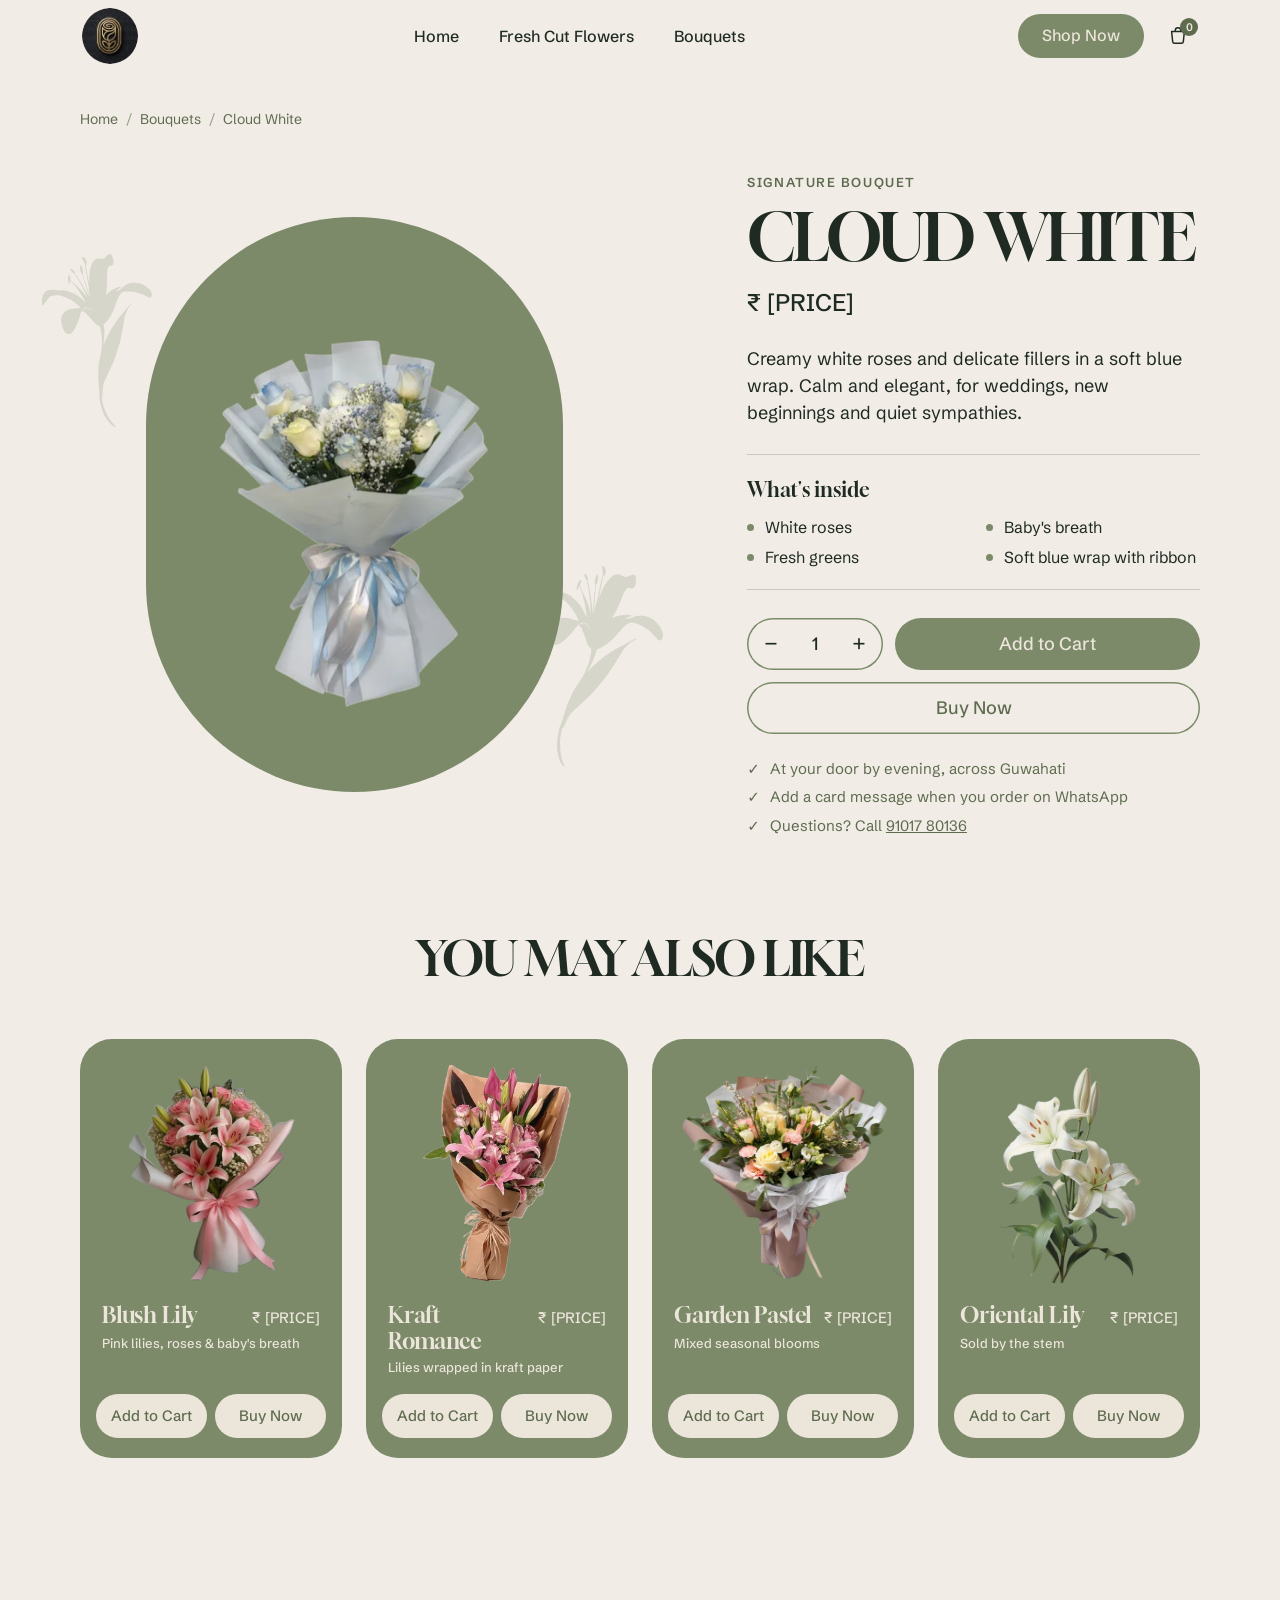
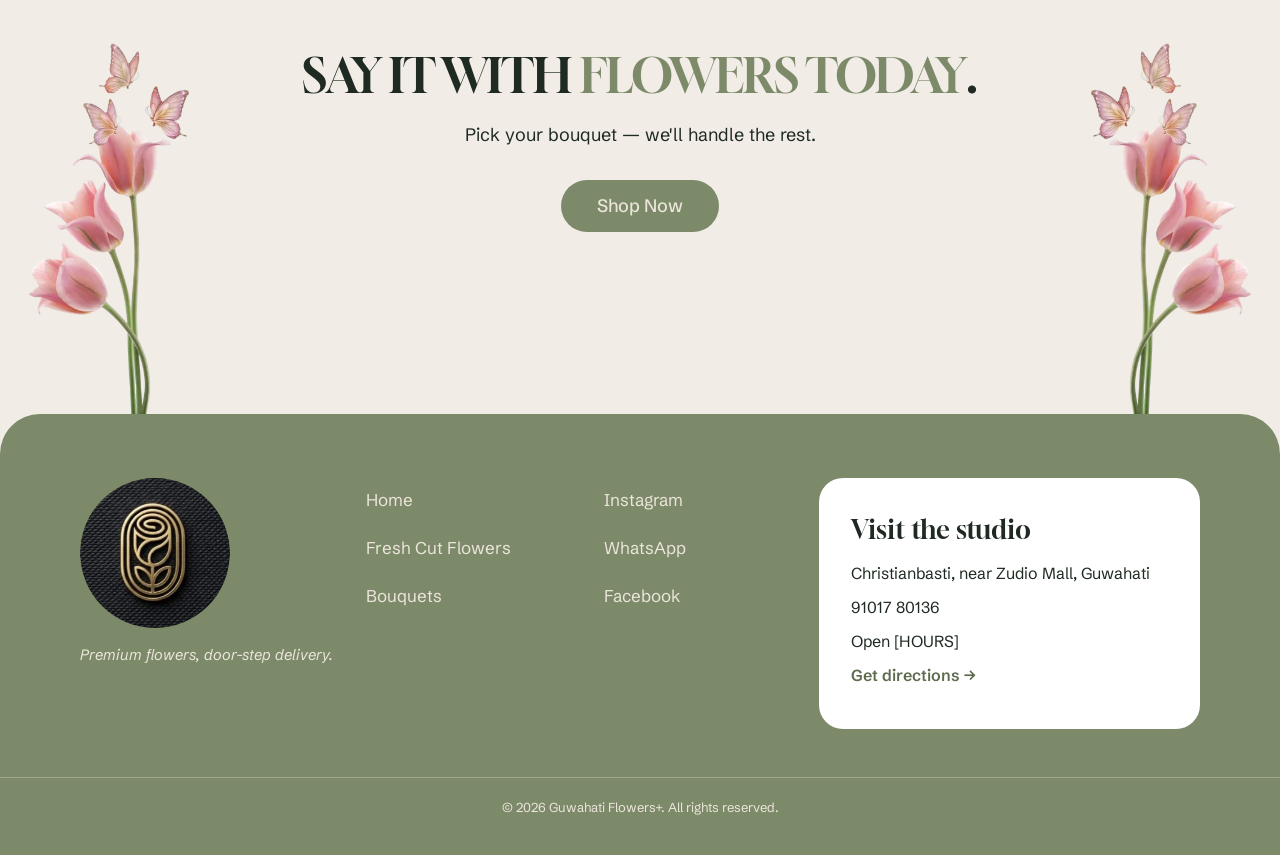
<file: site/products/cloud-white.html>
<!doctype html>
<html lang="en">
<head>
  <meta charset="utf-8">
  <meta name="viewport" content="width=device-width, initial-scale=1">
  <title>Cloud White Bouquet | Guwahati Flowers+</title>
  <meta name="description" content="Cloud White — whites in a soft blue wrap. Creamy white roses and delicate fillers in a soft blue wrap. Same-day delivery in Guwahati from Guwahati Flowers+.">
  <meta property="og:type" content="product">
  <meta property="og:title" content="Cloud White Bouquet | Guwahati Flowers+">
  <meta property="og:description" content="Creamy white roses and delicate fillers in a soft blue wrap. Calm and elegant, for weddings, new beginnings and quiet sympathies.">
  <meta property="og:image" content="../img/bouquet-cloud-white.webp">
  <meta name="theme-color" content="#7C8A6A">
  <link rel="icon" type="image/png" href="../img/logo.png">
  <link rel="apple-touch-icon" href="../img/logo.png">
  <link rel="preconnect" href="https://fonts.googleapis.com">
  <link rel="preconnect" href="https://fonts.gstatic.com" crossorigin>
  <link href="https://fonts.googleapis.com/css2?family=Gloock&family=Schibsted+Grotesk:wght@400;500;600&display=swap" rel="stylesheet">
  <link rel="stylesheet" href="../css/styles.css">
  <script>document.documentElement.classList.add('js');</script>
</head>
<body>
  <!-- Generated by tools/build_products.py — edit that script, not this file. -->
  <a class="skip-link" href="#main">Skip to content</a>

  <header class="site-header" id="top">
    <div class="container nav">
      <a class="nav__logo" href="../index.html" aria-label="Guwahati Flowers+ home">
        <picture>
          <source srcset="../img/logo.webp" type="image/webp">
          <img src="../img/logo.png" alt="Guwahati Flowers+" width="40" height="40">
        </picture>
      </a>
      <nav class="nav__menu" id="nav-menu" aria-label="Main">
        <ul class="nav__links">
          <li><a href="../index.html">Home</a></li>
          <li><a href="../index.html#fresh">Fresh Cut Flowers</a></li>
          <li><a href="../index.html#bouquets">Bouquets</a></li>
        </ul>
        <a class="btn btn--sage nav__cta-mobile" href="../index.html#bouquets">Shop Now</a>
      </nav>
      <div class="nav__actions">
        <a class="btn btn--sage nav__cta" href="../index.html#bouquets">Shop Now</a>
        <span class="cart" aria-label="Cart items: 0" role="status">
          <svg viewBox="0 0 24 24" width="22" height="22" aria-hidden="true"><path fill="none" stroke="currentColor" stroke-width="1.6" stroke-linecap="round" stroke-linejoin="round" d="M5 7h14l-1.2 11.2a2 2 0 0 1-2 1.8H8.2a2 2 0 0 1-2-1.8L5 7Zm4 0V6a3 3 0 0 1 6 0v1"/></svg>
          <span class="cart__count" data-cart-count>0</span>
        </span>
        <button class="nav__toggle" type="button" aria-expanded="false" aria-controls="nav-menu" aria-label="Open menu">
          <span></span><span></span><span></span>
        </button>
      </div>
    </div>
  </header>

  <main id="main">
    <section class="product" aria-labelledby="product-title" data-name="Cloud White">
      <div class="container">
        <nav class="breadcrumb" aria-label="Breadcrumb">
          <ol>
            <li><a href="../index.html">Home</a></li>
            <li><a href="../index.html#bouquets">Bouquets</a></li>
            <li aria-current="page">Cloud White</li>
          </ol>
        </nav>
        <div class="product__grid">
          <div class="product__media">
            <svg width="0" height="0" style="position:absolute" aria-hidden="true"><symbol id="lily-sprig" viewBox="0 0 119 188"><path d="M49.7207 186.848L49.7012 187.297L47.7481 185.636L45.7169 183.185L43.632 179.381L41.2006 173.199L40.2731 168.658L39.5995 163.453L39.59 158.501L39.8687 152.1L40.6843 148.872L41.3536 143.838L41.8763 139.585L42.5504 134.438L43.1707 130.527L44.6848 124.179L46.0426 118.837L48.836 111.532L52.191 104.252L53.871 99.2615L54.7453 94.6862L55.981 89.564L56.1863 84.847L56.416 82.1565L56.1721 77.42L55.8596 76.8438L54.7707 76.0087L53.5696 75.1688L51.6458 72.8346L49.6635 69.2602L46.8463 64.1866L43.7898 59.4402L42.0515 58.0142L40.7087 57.8433L40.6062 57.6138L40.7282 57.394L41.4461 56.4126L43.1747 55.4751L44.5566 54.7476L46.5733 54.948L48.5558 55.9344L50.4014 57.4775L53.4971 61.3255L51.8077 58.7765L50.8556 57.3848L49.5616 56.0907L47.8136 54.8894L46.0411 54.2497L44.5762 54.2984L42.8671 54.7866L41.4754 55.7387L40.4109 56.9301L39.5807 57.9067L38.7114 59.7817L35.7765 65.1675L33.4911 68.5562L29.6576 73.9028L25.3213 77.8774L22.9237 78.6732L20.9071 78.4729L19.0614 76.9297L17.5917 74.5028L16.9033 72.2224L16.547 70.069L16.3421 67.022L16.523 62.8666L17.573 59.4241L19.3945 56.3528L22.1926 54.1117L24.8246 53.101L29.2388 52.5055L33.946 52.9355L39.4393 53.3997L40.0058 53.3118L39.498 52.052L35.8702 47.5057L32.1105 43.4038L26.6809 38.8916L21.1925 35.7272L18.087 34.6918L15.0596 34.4475L12.5888 34.3399L9.17553 35.204L6.47509 37.787L3.33032 40.2381L0.996145 42.1619L3.52656e-05 41.7809L0.0733695 40.0963L0.278568 37.9673L0.810914 36.0776L1.92436 33.7632L3.62379 30.9116L6.89554 28.1285L10.6408 27.3913L13.1018 27.7235L17.9945 29.0617L21.1001 30.0971L22.9946 30.5171L25.5631 30.9665L29.1081 32.246L35.568 36.3529L39.2692 39.2146L42.0425 42.7109L44.811 46.3196L46.6176 48.7612L46.6371 48.312L46.3735 46.6127L45.2457 44.0881L44.4597 41.4659L42.3457 35.7478L40.5977 31.9585L38.9621 28.1741L37.1751 25.2833L35.6957 23.081L35.1537 22.6073L34.8168 22.5926L34.3919 24.5995L34.0109 25.5956L33.5617 25.5761L33.1467 24.7704L32.9954 23.0759L33.1176 20.2682L33.8844 18.1637L34.6316 16.5084L35.7644 16.3327L36.2966 17.031L36.2526 18.0418L35.5933 20.2635L35.5297 21.7235L37.0141 23.8135L39.4603 27.0706L43.0588 32.2907L45.6954 36.3437L49.7185 44.7329L49.6306 44.1665L49.1571 42.1205L48.21 38.0285L47.7462 35.7579L46.9602 33.1357L45.7885 29.0339L44.6022 25.269L43.4158 21.5042L41.79 17.4952L40.877 15.205L40.3154 15.1805L39.6807 14.2527L38.9336 13.32L38.3087 12.1676L38.0255 10.9176L38.0793 9.68217L38.5285 9.70172L39.51 10.4196L40.6769 12.0457L41.7462 13.33L41.9317 14.2382L41.6778 14.9023L41.7559 15.6933L43.6161 19.4875L48.5032 33.8779L50.8662 41.6323L52.2332 46.4177L51.6815 43.5806L51.0177 38.1507L50.1637 29.3369L49.5196 20.8697L49.3829 18.8384L49.2951 18.2719L48.9973 17.3588L48.4016 15.5325L48.265 13.5012L48.4507 11.8215L48.5142 10.3615L48.9098 9.02842L49.2663 8.59385L49.7204 8.5011L50.3405 9.76583L50.7311 11.1331L50.897 12.4906L50.936 14.1801L50.6917 17.2075L50.2278 17.5249L49.9787 18.0767L50.1496 19.3218L50.2471 22.2516L50.7107 27.1102L51.1743 31.9688L51.7551 36.72L52.1162 41.3491L52.4579 43.8395L52.4872 43.1656L52.5752 41.1441L52.7561 36.9886L53.2495 33.4094L53.5426 31.8469L53.6503 26.7881L53.9046 18.3601L54.0953 13.9801L54.3495 8.14L54.3886 7.24154L54.2129 6.10867L53.505 4.27751L53.1193 2.79795L52.7287 1.43069L52.8899 0.312491L53.4661 9.77833e-06L54.1302 0.253961L54.7845 0.732528L55.8489 2.12912L56.4739 3.28154L56.7326 5.09314L56.5029 7.78366L56.122 8.77977L55.7802 8.87741L55.3505 8.40862L55.1259 8.39884L54.749 24.8106L54.5975 28.2921L55.159 28.3166L55.2226 26.8566L55.9308 23.5117L56.5999 21.0654L57.9039 16.9589L59.7596 13.1014L61.8204 9.70296L63.8421 7.20297L65.9321 5.71865L67.5338 5.11325L69.443 5.19636L71.3376 5.6164L72.8903 6.13408L75.0242 6.22697L76.3719 6.28564L77.4022 5.8804L78.1054 5.23588L79.3848 4.27889L80.6495 3.65881L81.7971 3.14616L82.8127 3.07785L83.594 3.22438L84.3508 3.93246L84.966 5.30949L85.2345 6.89648L85.6249 10.8517L85.1853 13.1955L84.443 14.7385L83.0513 15.6906L81.5864 15.7394L80.0141 15.6709L79.2084 16.086L78.1634 16.8281L76.9132 19.6992L75.8583 23.254L74.5835 29.2747L73.0646 35.7348L69.9634 44.9391L69.9487 45.276L70.2856 45.2907L72.4879 43.8112L75.3641 42.3611L79.0215 41.0576L83.2258 40.1154L87.8403 40.0912L87.142 40.6234L85.8724 41.3558L84.0363 42.176L82.4249 43.0061L81.6094 43.6457L82.3906 43.7922L83.4063 43.7239L84.9982 43.3431L86.8342 42.5229L88.5629 41.5854L91.4537 39.7984L95.8973 38.5291L100.062 38.4853L103.632 39.2033L106.181 40.1019L109.159 41.4693L111.996 43.5057L114.477 45.9766L116.933 49.0091L118.168 51.6508L118.544 53.355L118.446 55.6012L117.938 56.9293L117.225 57.7985L116.424 58.1012L114.964 58.0376L114.085 57.5493L112.562 56.3578L109.955 54.2189L106.024 51.4598L101.839 49.3647L98.6312 48.0999L95.0765 47.045L91.7268 46.4491L88.8068 46.322L87.6739 46.4977L86.0625 47.3277L84.7831 48.2847L83.7234 49.3638L82.6637 50.4429L80.3832 53.7192L76.9941 59.1978L73.1411 64.9937L69.8058 69.2368L66.2899 72.4594L62.2173 75.5452L60.8403 76.1604L60.4982 81.434L59.3504 87.1227L58.022 91.7907L56.0978 97.2205L56.2003 97.45L56.9084 96.6932L58.9643 93.4071L62.2947 89.2762L66.2209 84.3837L69.0581 81.2441L72.8133 77.6943L78.3216 72.6456L84.7186 67.8606L88.5714 64.6527L90.9056 62.7289L94.3824 60.4048L95.1685 60.439L95.1588 60.6636L93.6548 61.6109L90.383 64.394L86.4324 69.8481L84.4741 73.476L82.1983 79.2281L79.1607 86.9723L76.0254 94.3748L73.4274 99.7752L68.9102 107.905L62.9671 117.773L57.8298 124.639L52.5851 131.387L48.1657 137.27L45.7874 142.793L44.7325 146.348L43.5163 151.021L42.2759 153.667L42.1047 160.186L42.2949 163.57L42.827 166.856L44.6186 174.811L47.05 180.993L50.3067 186.31L50.3946 186.877L49.7207 186.848Z"/></symbol></svg>
            <svg class="product__sprig product__sprig--a" viewBox="0 0 119 188" aria-hidden="true"><use href="#lily-sprig"/></svg>
            <svg class="product__sprig product__sprig--b" viewBox="0 0 119 188" aria-hidden="true"><use href="#lily-sprig"/></svg>
            <div class="product__panel"></div>
            <img class="product__img" src="../img/bouquet-cloud-white.webp" alt="Cloud White bouquet — white roses in a soft blue wrap" width="413" height="550" fetchpriority="high">
          </div>
          <div class="product__info">
            <p class="product__eyebrow load-in" style="--i:0">Signature bouquet</p>
            <h1 class="product__title load-in" style="--i:1" id="product-title">Cloud White</h1>
            <p class="product__price load-in" style="--i:2">₹ [PRICE]</p>
            <p class="product__lead load-in" style="--i:3">Creamy white roses and delicate fillers in a soft blue wrap. Calm and elegant, for weddings, new beginnings and quiet sympathies.</p>
            <div class="product__includes load-in" style="--i:4">
              <h2>What's inside</h2>
              <ul>
              <li>White roses</li>
              <li>Baby&#x27;s breath</li>
              <li>Fresh greens</li>
              <li>Soft blue wrap with ribbon</li>
              </ul>
            </div>
            <div class="product__buy load-in" style="--i:5">
              <div class="qty" role="group" aria-label="Quantity">
                <button class="qty__btn" type="button" data-qty="-1" aria-label="Decrease quantity">−</button>
                <input class="qty__input" type="number" inputmode="numeric" min="1" max="99" value="1" aria-label="Number of bouquets">
                <button class="qty__btn" type="button" data-qty="1" aria-label="Increase quantity">+</button>
              </div>
              <button class="btn btn--sage btn--lg" type="button" data-add>Add to Cart</button>
              <a class="btn btn--outline btn--lg" data-buy target="_blank" rel="noopener" href="#">Buy Now</a>
            </div>
            <ul class="product__notes load-in" style="--i:6">
              <li>At your door by evening, across Guwahati</li>
              <li>Add a card message when you order on WhatsApp</li>
              <li>Questions? Call <a href="tel:+919101780136">91017 80136</a></li>
            </ul>
          </div>
        </div>
      </div>
    </section>

    <section class="section related" aria-labelledby="related-title">
      <div class="container">
        <h2 class="section__title reveal" id="related-title">You may also like</h2>
        <ul class="cards" role="list">
          <li class="card reveal" data-name="Blush Lily">
            <a class="card__media" href="blush-lily.html" tabindex="-1" aria-hidden="true"><img src="../img/hero-bouquet-white.webp" alt="" width="376" height="483" loading="lazy"></a>
            <div class="card__head"><h3 class="card__name"><a href="blush-lily.html">Blush Lily</a></h3><span class="card__price">₹ [PRICE]</span></div>
            <p class="card__desc">Pink lilies, roses &amp; baby&#x27;s breath</p>
            <div class="card__actions"><button class="btn btn--cream" type="button" data-add>Add to Cart</button><a class="btn btn--cream" data-buy target="_blank" rel="noopener" href="#">Buy Now</a></div>
          </li>
          <li class="card reveal" data-name="Kraft Romance">
            <a class="card__media" href="kraft-romance.html" tabindex="-1" aria-hidden="true"><img src="../img/hero-bouquet-kraft.webp" alt="" width="254" height="366" loading="lazy"></a>
            <div class="card__head"><h3 class="card__name"><a href="kraft-romance.html">Kraft Romance</a></h3><span class="card__price">₹ [PRICE]</span></div>
            <p class="card__desc">Lilies wrapped in kraft paper</p>
            <div class="card__actions"><button class="btn btn--cream" type="button" data-add>Add to Cart</button><a class="btn btn--cream" data-buy target="_blank" rel="noopener" href="#">Buy Now</a></div>
          </li>
          <li class="card reveal" data-name="Garden Pastel">
            <a class="card__media" href="garden-pastel.html" tabindex="-1" aria-hidden="true"><img src="../img/bouquet-garden-pastel.webp" alt="" width="466" height="467" loading="lazy"></a>
            <div class="card__head"><h3 class="card__name"><a href="garden-pastel.html">Garden Pastel</a></h3><span class="card__price">₹ [PRICE]</span></div>
            <p class="card__desc">Mixed seasonal blooms</p>
            <div class="card__actions"><button class="btn btn--cream" type="button" data-add>Add to Cart</button><a class="btn btn--cream" data-buy target="_blank" rel="noopener" href="#">Buy Now</a></div>
          </li>
          <li class="card reveal" data-name="Oriental Lily" data-kind="stem">
            <a class="card__media" href="oriental-lily.html" tabindex="-1" aria-hidden="true"><img src="../img/stem-lily.webp" alt="" width="346" height="499" loading="lazy"></a>
            <div class="card__head"><h3 class="card__name"><a href="oriental-lily.html">Oriental Lily</a></h3><span class="card__price">₹ [PRICE]</span></div>
            <p class="card__desc">Sold by the stem</p>
            <div class="card__actions"><button class="btn btn--cream" type="button" data-add>Add to Cart</button><a class="btn btn--cream" data-buy target="_blank" rel="noopener" href="#">Buy Now</a></div>
          </li>
        </ul>
      </div>
    </section>

    <section class="cta" aria-labelledby="cta-title">
      <div class="cta__art cta__art--left" aria-hidden="true">
        <img class="cta__tulips" src="../img/cta-tulips.webp" alt="" width="333" height="499" loading="lazy">
        <img class="cta__butterflies" src="../img/cta-butterflies.webp" alt="" width="298" height="529" loading="lazy">
      </div>
      <div class="cta__art cta__art--right" aria-hidden="true">
        <img class="cta__tulips" src="../img/cta-tulips.webp" alt="" width="333" height="499" loading="lazy">
        <img class="cta__butterflies" src="../img/cta-butterflies.webp" alt="" width="298" height="529" loading="lazy">
      </div>
      <div class="container cta__inner">
        <h2 class="section__title reveal" id="cta-title">Say it with <span class="accent">flowers today</span>.</h2>
        <p class="cta__body reveal">Pick your bouquet — we'll handle the rest.</p>
        <div class="reveal"><a class="btn btn--sage btn--lg" href="../index.html#bouquets">Shop Now</a></div>
      </div>
    </section>
  </main>

  <footer class="footer">
    <div class="container footer__grid">
      <div class="footer__brand">
        <picture>
          <source srcset="../img/logo.webp" type="image/webp">
          <img class="footer__logo" src="../img/logo.png" alt="Guwahati Flowers+" width="150" height="150" loading="lazy">
        </picture>
        <p class="footer__tagline"><em>Premium flowers, door-step delivery.</em></p>
      </div>
      <nav class="footer__col" aria-label="Footer">
        <ul>
          <li><a href="../index.html">Home</a></li>
          <li><a href="../index.html#fresh">Fresh Cut Flowers</a></li>
          <li><a href="../index.html#bouquets">Bouquets</a></li>
        </ul>
      </nav>
      <div class="footer__col">
        <ul aria-label="Social">
          <li><a href="https://www.instagram.com/guwahati_flowers" target="_blank" rel="noopener">Instagram</a></li>
          <li><a href="https://wa.me/919101780136" target="_blank" rel="noopener">WhatsApp</a></li>
          <li><a href="#" data-placeholder>Facebook</a></li>
        </ul>
      </div>
      <address class="visit">
        <h2 class="visit__title">Visit the studio</h2>
        <p>Christianbasti, near Zudio Mall, Guwahati</p>
        <p><a href="tel:+919101780136">91017 80136</a></p>
        <p>Open [HOURS]</p>
        <p><a class="visit__link" href="https://www.google.com/maps/search/?api=1&amp;query=Guwahati%20Flowers%2B%20Christianbasti" target="_blank" rel="noopener">Get directions →</a></p>
      </address>
    </div>
    <p class="container footer__legal">© 2026 Guwahati Flowers+. All rights reserved.</p>
  </footer>

  <div class="toast" role="status" aria-live="polite"></div>
  <script src="../js/main.js" defer></script>
</body>
</html>
</file>
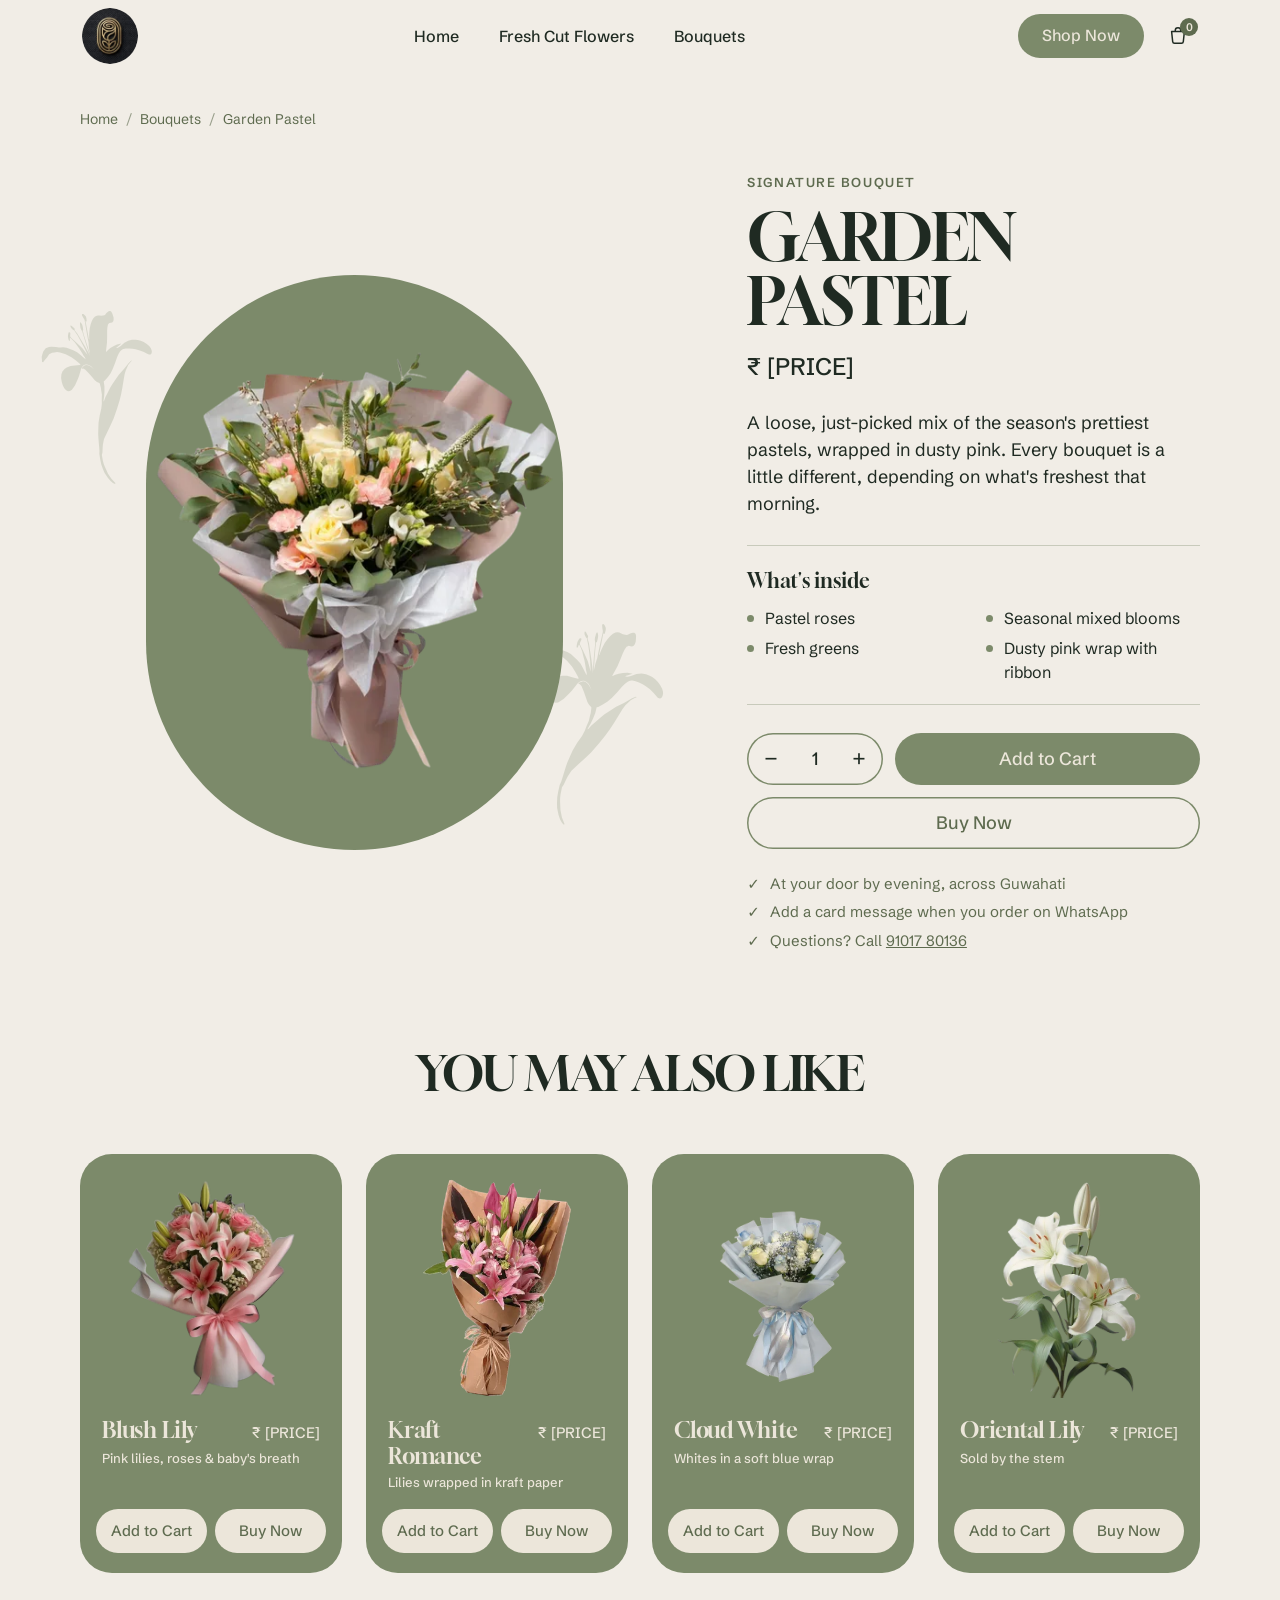
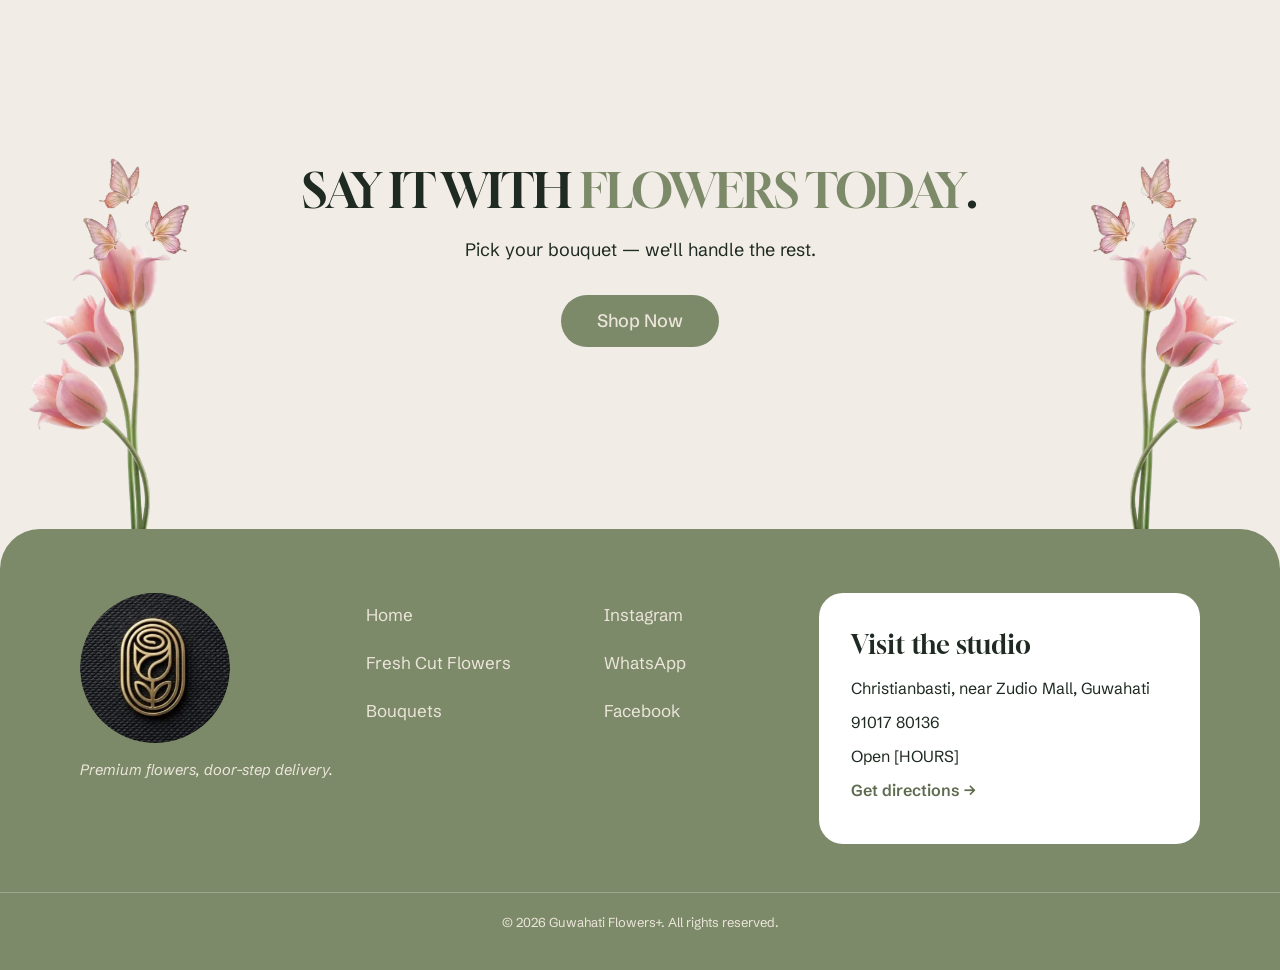
<file: site/products/garden-pastel.html>
<!doctype html>
<html lang="en">
<head>
  <meta charset="utf-8">
  <meta name="viewport" content="width=device-width, initial-scale=1">
  <title>Garden Pastel Bouquet | Guwahati Flowers+</title>
  <meta name="description" content="Garden Pastel — mixed seasonal blooms. A loose, just-picked mix of the season&#x27;s prettiest pastels, wrapped in dusty pink. Same-day delivery in Guwahati from Guwahati Flowers+.">
  <meta property="og:type" content="product">
  <meta property="og:title" content="Garden Pastel Bouquet | Guwahati Flowers+">
  <meta property="og:description" content="A loose, just-picked mix of the season&#x27;s prettiest pastels, wrapped in dusty pink. Every bouquet is a little different, depending on what&#x27;s freshest that morning.">
  <meta property="og:image" content="../img/bouquet-garden-pastel.webp">
  <meta name="theme-color" content="#7C8A6A">
  <link rel="icon" type="image/png" href="../img/logo.png">
  <link rel="apple-touch-icon" href="../img/logo.png">
  <link rel="preconnect" href="https://fonts.googleapis.com">
  <link rel="preconnect" href="https://fonts.gstatic.com" crossorigin>
  <link href="https://fonts.googleapis.com/css2?family=Gloock&family=Schibsted+Grotesk:wght@400;500;600&display=swap" rel="stylesheet">
  <link rel="stylesheet" href="../css/styles.css">
  <script>document.documentElement.classList.add('js');</script>
</head>
<body>
  <!-- Generated by tools/build_products.py — edit that script, not this file. -->
  <a class="skip-link" href="#main">Skip to content</a>

  <header class="site-header" id="top">
    <div class="container nav">
      <a class="nav__logo" href="../index.html" aria-label="Guwahati Flowers+ home">
        <picture>
          <source srcset="../img/logo.webp" type="image/webp">
          <img src="../img/logo.png" alt="Guwahati Flowers+" width="40" height="40">
        </picture>
      </a>
      <nav class="nav__menu" id="nav-menu" aria-label="Main">
        <ul class="nav__links">
          <li><a href="../index.html">Home</a></li>
          <li><a href="../index.html#fresh">Fresh Cut Flowers</a></li>
          <li><a href="../index.html#bouquets">Bouquets</a></li>
        </ul>
        <a class="btn btn--sage nav__cta-mobile" href="../index.html#bouquets">Shop Now</a>
      </nav>
      <div class="nav__actions">
        <a class="btn btn--sage nav__cta" href="../index.html#bouquets">Shop Now</a>
        <span class="cart" aria-label="Cart items: 0" role="status">
          <svg viewBox="0 0 24 24" width="22" height="22" aria-hidden="true"><path fill="none" stroke="currentColor" stroke-width="1.6" stroke-linecap="round" stroke-linejoin="round" d="M5 7h14l-1.2 11.2a2 2 0 0 1-2 1.8H8.2a2 2 0 0 1-2-1.8L5 7Zm4 0V6a3 3 0 0 1 6 0v1"/></svg>
          <span class="cart__count" data-cart-count>0</span>
        </span>
        <button class="nav__toggle" type="button" aria-expanded="false" aria-controls="nav-menu" aria-label="Open menu">
          <span></span><span></span><span></span>
        </button>
      </div>
    </div>
  </header>

  <main id="main">
    <section class="product" aria-labelledby="product-title" data-name="Garden Pastel">
      <div class="container">
        <nav class="breadcrumb" aria-label="Breadcrumb">
          <ol>
            <li><a href="../index.html">Home</a></li>
            <li><a href="../index.html#bouquets">Bouquets</a></li>
            <li aria-current="page">Garden Pastel</li>
          </ol>
        </nav>
        <div class="product__grid">
          <div class="product__media">
            <svg width="0" height="0" style="position:absolute" aria-hidden="true"><symbol id="lily-sprig" viewBox="0 0 119 188"><path d="M49.7207 186.848L49.7012 187.297L47.7481 185.636L45.7169 183.185L43.632 179.381L41.2006 173.199L40.2731 168.658L39.5995 163.453L39.59 158.501L39.8687 152.1L40.6843 148.872L41.3536 143.838L41.8763 139.585L42.5504 134.438L43.1707 130.527L44.6848 124.179L46.0426 118.837L48.836 111.532L52.191 104.252L53.871 99.2615L54.7453 94.6862L55.981 89.564L56.1863 84.847L56.416 82.1565L56.1721 77.42L55.8596 76.8438L54.7707 76.0087L53.5696 75.1688L51.6458 72.8346L49.6635 69.2602L46.8463 64.1866L43.7898 59.4402L42.0515 58.0142L40.7087 57.8433L40.6062 57.6138L40.7282 57.394L41.4461 56.4126L43.1747 55.4751L44.5566 54.7476L46.5733 54.948L48.5558 55.9344L50.4014 57.4775L53.4971 61.3255L51.8077 58.7765L50.8556 57.3848L49.5616 56.0907L47.8136 54.8894L46.0411 54.2497L44.5762 54.2984L42.8671 54.7866L41.4754 55.7387L40.4109 56.9301L39.5807 57.9067L38.7114 59.7817L35.7765 65.1675L33.4911 68.5562L29.6576 73.9028L25.3213 77.8774L22.9237 78.6732L20.9071 78.4729L19.0614 76.9297L17.5917 74.5028L16.9033 72.2224L16.547 70.069L16.3421 67.022L16.523 62.8666L17.573 59.4241L19.3945 56.3528L22.1926 54.1117L24.8246 53.101L29.2388 52.5055L33.946 52.9355L39.4393 53.3997L40.0058 53.3118L39.498 52.052L35.8702 47.5057L32.1105 43.4038L26.6809 38.8916L21.1925 35.7272L18.087 34.6918L15.0596 34.4475L12.5888 34.3399L9.17553 35.204L6.47509 37.787L3.33032 40.2381L0.996145 42.1619L3.52656e-05 41.7809L0.0733695 40.0963L0.278568 37.9673L0.810914 36.0776L1.92436 33.7632L3.62379 30.9116L6.89554 28.1285L10.6408 27.3913L13.1018 27.7235L17.9945 29.0617L21.1001 30.0971L22.9946 30.5171L25.5631 30.9665L29.1081 32.246L35.568 36.3529L39.2692 39.2146L42.0425 42.7109L44.811 46.3196L46.6176 48.7612L46.6371 48.312L46.3735 46.6127L45.2457 44.0881L44.4597 41.4659L42.3457 35.7478L40.5977 31.9585L38.9621 28.1741L37.1751 25.2833L35.6957 23.081L35.1537 22.6073L34.8168 22.5926L34.3919 24.5995L34.0109 25.5956L33.5617 25.5761L33.1467 24.7704L32.9954 23.0759L33.1176 20.2682L33.8844 18.1637L34.6316 16.5084L35.7644 16.3327L36.2966 17.031L36.2526 18.0418L35.5933 20.2635L35.5297 21.7235L37.0141 23.8135L39.4603 27.0706L43.0588 32.2907L45.6954 36.3437L49.7185 44.7329L49.6306 44.1665L49.1571 42.1205L48.21 38.0285L47.7462 35.7579L46.9602 33.1357L45.7885 29.0339L44.6022 25.269L43.4158 21.5042L41.79 17.4952L40.877 15.205L40.3154 15.1805L39.6807 14.2527L38.9336 13.32L38.3087 12.1676L38.0255 10.9176L38.0793 9.68217L38.5285 9.70172L39.51 10.4196L40.6769 12.0457L41.7462 13.33L41.9317 14.2382L41.6778 14.9023L41.7559 15.6933L43.6161 19.4875L48.5032 33.8779L50.8662 41.6323L52.2332 46.4177L51.6815 43.5806L51.0177 38.1507L50.1637 29.3369L49.5196 20.8697L49.3829 18.8384L49.2951 18.2719L48.9973 17.3588L48.4016 15.5325L48.265 13.5012L48.4507 11.8215L48.5142 10.3615L48.9098 9.02842L49.2663 8.59385L49.7204 8.5011L50.3405 9.76583L50.7311 11.1331L50.897 12.4906L50.936 14.1801L50.6917 17.2075L50.2278 17.5249L49.9787 18.0767L50.1496 19.3218L50.2471 22.2516L50.7107 27.1102L51.1743 31.9688L51.7551 36.72L52.1162 41.3491L52.4579 43.8395L52.4872 43.1656L52.5752 41.1441L52.7561 36.9886L53.2495 33.4094L53.5426 31.8469L53.6503 26.7881L53.9046 18.3601L54.0953 13.9801L54.3495 8.14L54.3886 7.24154L54.2129 6.10867L53.505 4.27751L53.1193 2.79795L52.7287 1.43069L52.8899 0.312491L53.4661 9.77833e-06L54.1302 0.253961L54.7845 0.732528L55.8489 2.12912L56.4739 3.28154L56.7326 5.09314L56.5029 7.78366L56.122 8.77977L55.7802 8.87741L55.3505 8.40862L55.1259 8.39884L54.749 24.8106L54.5975 28.2921L55.159 28.3166L55.2226 26.8566L55.9308 23.5117L56.5999 21.0654L57.9039 16.9589L59.7596 13.1014L61.8204 9.70296L63.8421 7.20297L65.9321 5.71865L67.5338 5.11325L69.443 5.19636L71.3376 5.6164L72.8903 6.13408L75.0242 6.22697L76.3719 6.28564L77.4022 5.8804L78.1054 5.23588L79.3848 4.27889L80.6495 3.65881L81.7971 3.14616L82.8127 3.07785L83.594 3.22438L84.3508 3.93246L84.966 5.30949L85.2345 6.89648L85.6249 10.8517L85.1853 13.1955L84.443 14.7385L83.0513 15.6906L81.5864 15.7394L80.0141 15.6709L79.2084 16.086L78.1634 16.8281L76.9132 19.6992L75.8583 23.254L74.5835 29.2747L73.0646 35.7348L69.9634 44.9391L69.9487 45.276L70.2856 45.2907L72.4879 43.8112L75.3641 42.3611L79.0215 41.0576L83.2258 40.1154L87.8403 40.0912L87.142 40.6234L85.8724 41.3558L84.0363 42.176L82.4249 43.0061L81.6094 43.6457L82.3906 43.7922L83.4063 43.7239L84.9982 43.3431L86.8342 42.5229L88.5629 41.5854L91.4537 39.7984L95.8973 38.5291L100.062 38.4853L103.632 39.2033L106.181 40.1019L109.159 41.4693L111.996 43.5057L114.477 45.9766L116.933 49.0091L118.168 51.6508L118.544 53.355L118.446 55.6012L117.938 56.9293L117.225 57.7985L116.424 58.1012L114.964 58.0376L114.085 57.5493L112.562 56.3578L109.955 54.2189L106.024 51.4598L101.839 49.3647L98.6312 48.0999L95.0765 47.045L91.7268 46.4491L88.8068 46.322L87.6739 46.4977L86.0625 47.3277L84.7831 48.2847L83.7234 49.3638L82.6637 50.4429L80.3832 53.7192L76.9941 59.1978L73.1411 64.9937L69.8058 69.2368L66.2899 72.4594L62.2173 75.5452L60.8403 76.1604L60.4982 81.434L59.3504 87.1227L58.022 91.7907L56.0978 97.2205L56.2003 97.45L56.9084 96.6932L58.9643 93.4071L62.2947 89.2762L66.2209 84.3837L69.0581 81.2441L72.8133 77.6943L78.3216 72.6456L84.7186 67.8606L88.5714 64.6527L90.9056 62.7289L94.3824 60.4048L95.1685 60.439L95.1588 60.6636L93.6548 61.6109L90.383 64.394L86.4324 69.8481L84.4741 73.476L82.1983 79.2281L79.1607 86.9723L76.0254 94.3748L73.4274 99.7752L68.9102 107.905L62.9671 117.773L57.8298 124.639L52.5851 131.387L48.1657 137.27L45.7874 142.793L44.7325 146.348L43.5163 151.021L42.2759 153.667L42.1047 160.186L42.2949 163.57L42.827 166.856L44.6186 174.811L47.05 180.993L50.3067 186.31L50.3946 186.877L49.7207 186.848Z"/></symbol></svg>
            <svg class="product__sprig product__sprig--a" viewBox="0 0 119 188" aria-hidden="true"><use href="#lily-sprig"/></svg>
            <svg class="product__sprig product__sprig--b" viewBox="0 0 119 188" aria-hidden="true"><use href="#lily-sprig"/></svg>
            <div class="product__panel"></div>
            <img class="product__img" src="../img/bouquet-garden-pastel.webp" alt="Garden Pastel bouquet — mixed seasonal blooms in pastel wrap" width="466" height="467" fetchpriority="high">
          </div>
          <div class="product__info">
            <p class="product__eyebrow load-in" style="--i:0">Signature bouquet</p>
            <h1 class="product__title load-in" style="--i:1" id="product-title">Garden Pastel</h1>
            <p class="product__price load-in" style="--i:2">₹ [PRICE]</p>
            <p class="product__lead load-in" style="--i:3">A loose, just-picked mix of the season&#x27;s prettiest pastels, wrapped in dusty pink. Every bouquet is a little different, depending on what&#x27;s freshest that morning.</p>
            <div class="product__includes load-in" style="--i:4">
              <h2>What's inside</h2>
              <ul>
              <li>Pastel roses</li>
              <li>Seasonal mixed blooms</li>
              <li>Fresh greens</li>
              <li>Dusty pink wrap with ribbon</li>
              </ul>
            </div>
            <div class="product__buy load-in" style="--i:5">
              <div class="qty" role="group" aria-label="Quantity">
                <button class="qty__btn" type="button" data-qty="-1" aria-label="Decrease quantity">−</button>
                <input class="qty__input" type="number" inputmode="numeric" min="1" max="99" value="1" aria-label="Number of bouquets">
                <button class="qty__btn" type="button" data-qty="1" aria-label="Increase quantity">+</button>
              </div>
              <button class="btn btn--sage btn--lg" type="button" data-add>Add to Cart</button>
              <a class="btn btn--outline btn--lg" data-buy target="_blank" rel="noopener" href="#">Buy Now</a>
            </div>
            <ul class="product__notes load-in" style="--i:6">
              <li>At your door by evening, across Guwahati</li>
              <li>Add a card message when you order on WhatsApp</li>
              <li>Questions? Call <a href="tel:+919101780136">91017 80136</a></li>
            </ul>
          </div>
        </div>
      </div>
    </section>

    <section class="section related" aria-labelledby="related-title">
      <div class="container">
        <h2 class="section__title reveal" id="related-title">You may also like</h2>
        <ul class="cards" role="list">
          <li class="card reveal" data-name="Blush Lily">
            <a class="card__media" href="blush-lily.html" tabindex="-1" aria-hidden="true"><img src="../img/hero-bouquet-white.webp" alt="" width="376" height="483" loading="lazy"></a>
            <div class="card__head"><h3 class="card__name"><a href="blush-lily.html">Blush Lily</a></h3><span class="card__price">₹ [PRICE]</span></div>
            <p class="card__desc">Pink lilies, roses &amp; baby&#x27;s breath</p>
            <div class="card__actions"><button class="btn btn--cream" type="button" data-add>Add to Cart</button><a class="btn btn--cream" data-buy target="_blank" rel="noopener" href="#">Buy Now</a></div>
          </li>
          <li class="card reveal" data-name="Kraft Romance">
            <a class="card__media" href="kraft-romance.html" tabindex="-1" aria-hidden="true"><img src="../img/hero-bouquet-kraft.webp" alt="" width="254" height="366" loading="lazy"></a>
            <div class="card__head"><h3 class="card__name"><a href="kraft-romance.html">Kraft Romance</a></h3><span class="card__price">₹ [PRICE]</span></div>
            <p class="card__desc">Lilies wrapped in kraft paper</p>
            <div class="card__actions"><button class="btn btn--cream" type="button" data-add>Add to Cart</button><a class="btn btn--cream" data-buy target="_blank" rel="noopener" href="#">Buy Now</a></div>
          </li>
          <li class="card reveal" data-name="Cloud White">
            <a class="card__media" href="cloud-white.html" tabindex="-1" aria-hidden="true"><img src="../img/bouquet-cloud-white.webp" alt="" width="413" height="550" loading="lazy"></a>
            <div class="card__head"><h3 class="card__name"><a href="cloud-white.html">Cloud White</a></h3><span class="card__price">₹ [PRICE]</span></div>
            <p class="card__desc">Whites in a soft blue wrap</p>
            <div class="card__actions"><button class="btn btn--cream" type="button" data-add>Add to Cart</button><a class="btn btn--cream" data-buy target="_blank" rel="noopener" href="#">Buy Now</a></div>
          </li>
          <li class="card reveal" data-name="Oriental Lily" data-kind="stem">
            <a class="card__media" href="oriental-lily.html" tabindex="-1" aria-hidden="true"><img src="../img/stem-lily.webp" alt="" width="346" height="499" loading="lazy"></a>
            <div class="card__head"><h3 class="card__name"><a href="oriental-lily.html">Oriental Lily</a></h3><span class="card__price">₹ [PRICE]</span></div>
            <p class="card__desc">Sold by the stem</p>
            <div class="card__actions"><button class="btn btn--cream" type="button" data-add>Add to Cart</button><a class="btn btn--cream" data-buy target="_blank" rel="noopener" href="#">Buy Now</a></div>
          </li>
        </ul>
      </div>
    </section>

    <section class="cta" aria-labelledby="cta-title">
      <div class="cta__art cta__art--left" aria-hidden="true">
        <img class="cta__tulips" src="../img/cta-tulips.webp" alt="" width="333" height="499" loading="lazy">
        <img class="cta__butterflies" src="../img/cta-butterflies.webp" alt="" width="298" height="529" loading="lazy">
      </div>
      <div class="cta__art cta__art--right" aria-hidden="true">
        <img class="cta__tulips" src="../img/cta-tulips.webp" alt="" width="333" height="499" loading="lazy">
        <img class="cta__butterflies" src="../img/cta-butterflies.webp" alt="" width="298" height="529" loading="lazy">
      </div>
      <div class="container cta__inner">
        <h2 class="section__title reveal" id="cta-title">Say it with <span class="accent">flowers today</span>.</h2>
        <p class="cta__body reveal">Pick your bouquet — we'll handle the rest.</p>
        <div class="reveal"><a class="btn btn--sage btn--lg" href="../index.html#bouquets">Shop Now</a></div>
      </div>
    </section>
  </main>

  <footer class="footer">
    <div class="container footer__grid">
      <div class="footer__brand">
        <picture>
          <source srcset="../img/logo.webp" type="image/webp">
          <img class="footer__logo" src="../img/logo.png" alt="Guwahati Flowers+" width="150" height="150" loading="lazy">
        </picture>
        <p class="footer__tagline"><em>Premium flowers, door-step delivery.</em></p>
      </div>
      <nav class="footer__col" aria-label="Footer">
        <ul>
          <li><a href="../index.html">Home</a></li>
          <li><a href="../index.html#fresh">Fresh Cut Flowers</a></li>
          <li><a href="../index.html#bouquets">Bouquets</a></li>
        </ul>
      </nav>
      <div class="footer__col">
        <ul aria-label="Social">
          <li><a href="https://www.instagram.com/guwahati_flowers" target="_blank" rel="noopener">Instagram</a></li>
          <li><a href="https://wa.me/919101780136" target="_blank" rel="noopener">WhatsApp</a></li>
          <li><a href="#" data-placeholder>Facebook</a></li>
        </ul>
      </div>
      <address class="visit">
        <h2 class="visit__title">Visit the studio</h2>
        <p>Christianbasti, near Zudio Mall, Guwahati</p>
        <p><a href="tel:+919101780136">91017 80136</a></p>
        <p>Open [HOURS]</p>
        <p><a class="visit__link" href="https://www.google.com/maps/search/?api=1&amp;query=Guwahati%20Flowers%2B%20Christianbasti" target="_blank" rel="noopener">Get directions →</a></p>
      </address>
    </div>
    <p class="container footer__legal">© 2026 Guwahati Flowers+. All rights reserved.</p>
  </footer>

  <div class="toast" role="status" aria-live="polite"></div>
  <script src="../js/main.js" defer></script>
</body>
</html>
</file>
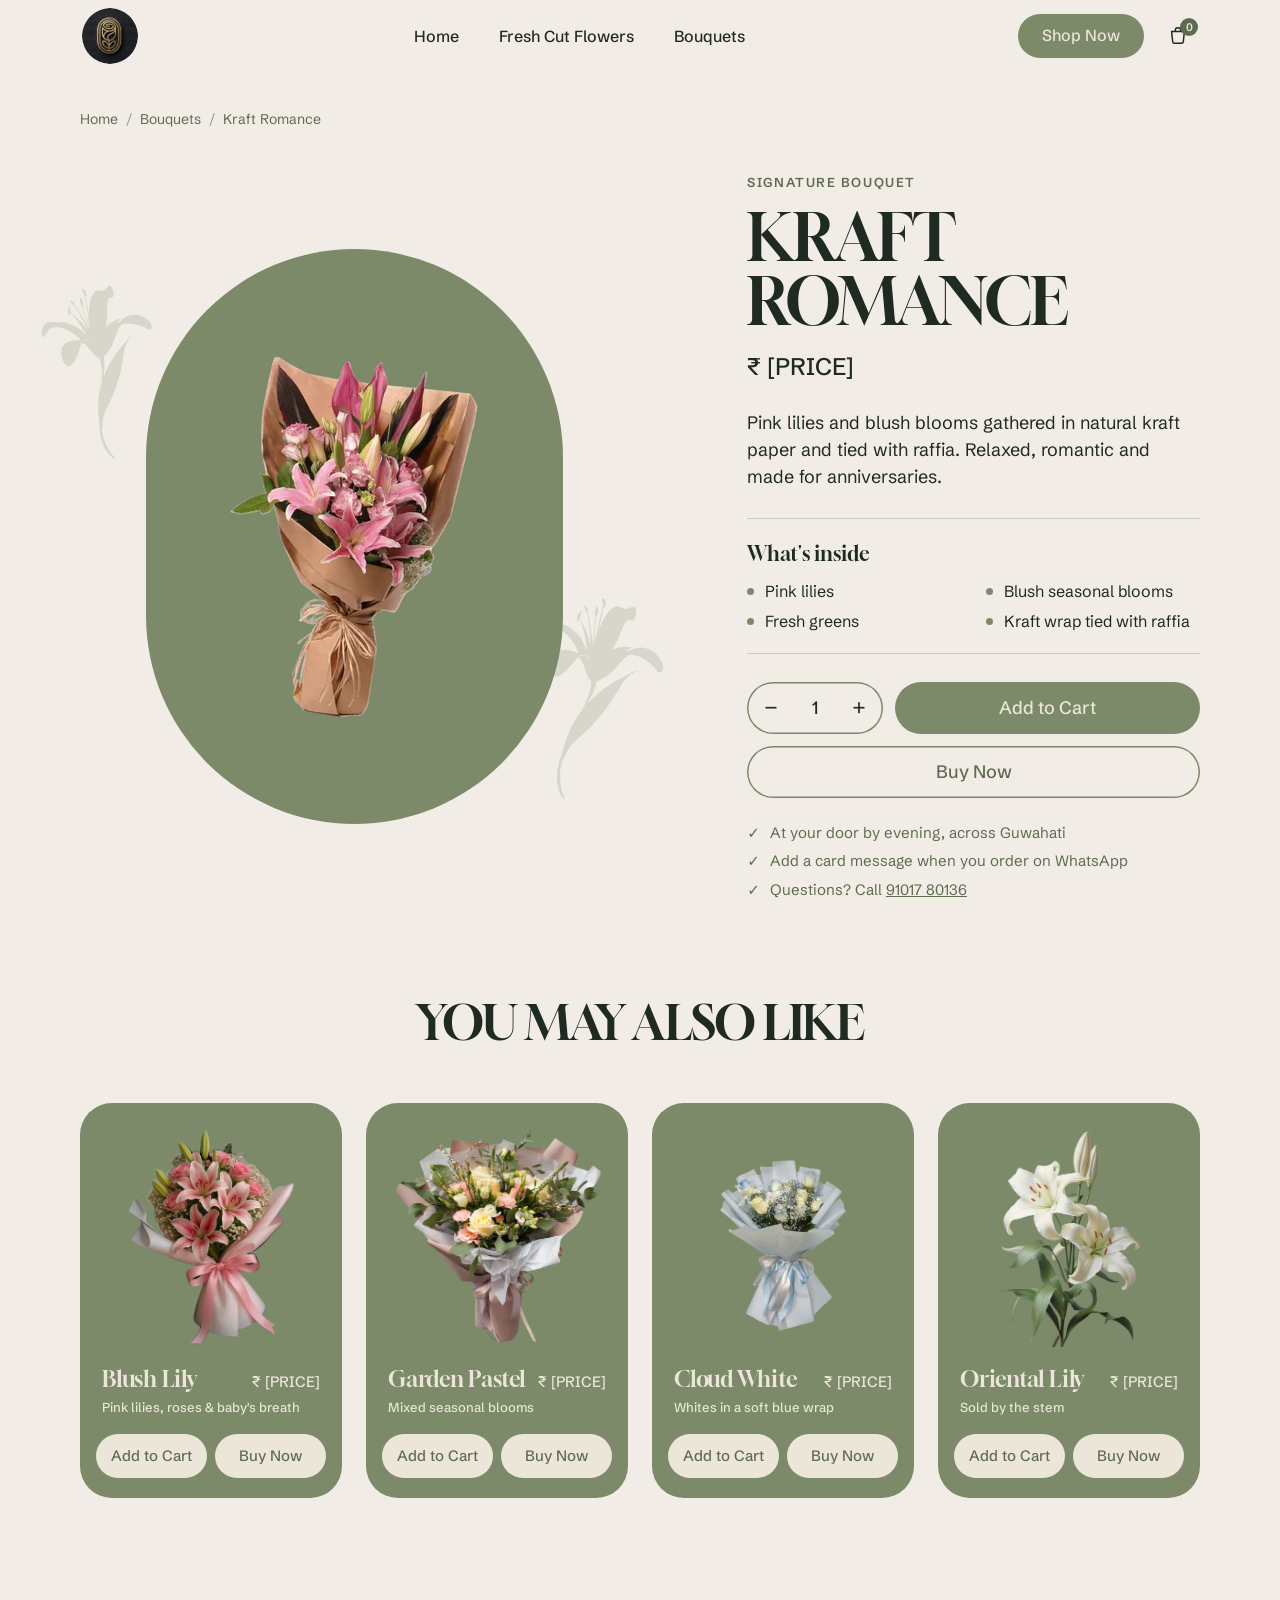
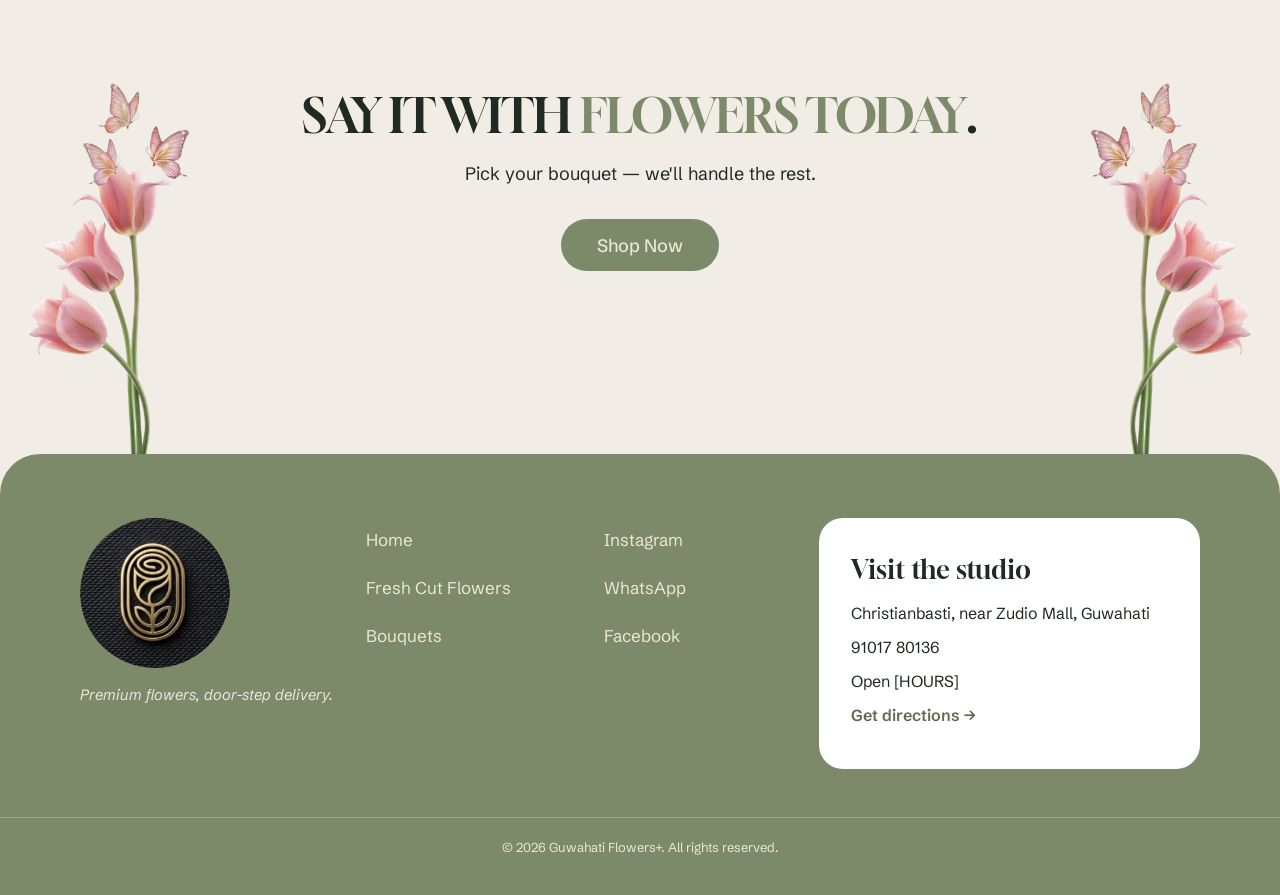
<file: site/products/kraft-romance.html>
<!doctype html>
<html lang="en">
<head>
  <meta charset="utf-8">
  <meta name="viewport" content="width=device-width, initial-scale=1">
  <title>Kraft Romance Bouquet | Guwahati Flowers+</title>
  <meta name="description" content="Kraft Romance — lilies wrapped in kraft paper. Pink lilies and blush blooms gathered in natural kraft paper and tied with raffia. Same-day delivery in Guwahati from Guwahati Flowers+.">
  <meta property="og:type" content="product">
  <meta property="og:title" content="Kraft Romance Bouquet | Guwahati Flowers+">
  <meta property="og:description" content="Pink lilies and blush blooms gathered in natural kraft paper and tied with raffia. Relaxed, romantic and made for anniversaries.">
  <meta property="og:image" content="../img/hero-bouquet-kraft.webp">
  <meta name="theme-color" content="#7C8A6A">
  <link rel="icon" type="image/png" href="../img/logo.png">
  <link rel="apple-touch-icon" href="../img/logo.png">
  <link rel="preconnect" href="https://fonts.googleapis.com">
  <link rel="preconnect" href="https://fonts.gstatic.com" crossorigin>
  <link href="https://fonts.googleapis.com/css2?family=Gloock&family=Schibsted+Grotesk:wght@400;500;600&display=swap" rel="stylesheet">
  <link rel="stylesheet" href="../css/styles.css">
  <script>document.documentElement.classList.add('js');</script>
</head>
<body>
  <!-- Generated by tools/build_products.py — edit that script, not this file. -->
  <a class="skip-link" href="#main">Skip to content</a>

  <header class="site-header" id="top">
    <div class="container nav">
      <a class="nav__logo" href="../index.html" aria-label="Guwahati Flowers+ home">
        <picture>
          <source srcset="../img/logo.webp" type="image/webp">
          <img src="../img/logo.png" alt="Guwahati Flowers+" width="40" height="40">
        </picture>
      </a>
      <nav class="nav__menu" id="nav-menu" aria-label="Main">
        <ul class="nav__links">
          <li><a href="../index.html">Home</a></li>
          <li><a href="../index.html#fresh">Fresh Cut Flowers</a></li>
          <li><a href="../index.html#bouquets">Bouquets</a></li>
        </ul>
        <a class="btn btn--sage nav__cta-mobile" href="../index.html#bouquets">Shop Now</a>
      </nav>
      <div class="nav__actions">
        <a class="btn btn--sage nav__cta" href="../index.html#bouquets">Shop Now</a>
        <span class="cart" aria-label="Cart items: 0" role="status">
          <svg viewBox="0 0 24 24" width="22" height="22" aria-hidden="true"><path fill="none" stroke="currentColor" stroke-width="1.6" stroke-linecap="round" stroke-linejoin="round" d="M5 7h14l-1.2 11.2a2 2 0 0 1-2 1.8H8.2a2 2 0 0 1-2-1.8L5 7Zm4 0V6a3 3 0 0 1 6 0v1"/></svg>
          <span class="cart__count" data-cart-count>0</span>
        </span>
        <button class="nav__toggle" type="button" aria-expanded="false" aria-controls="nav-menu" aria-label="Open menu">
          <span></span><span></span><span></span>
        </button>
      </div>
    </div>
  </header>

  <main id="main">
    <section class="product" aria-labelledby="product-title" data-name="Kraft Romance">
      <div class="container">
        <nav class="breadcrumb" aria-label="Breadcrumb">
          <ol>
            <li><a href="../index.html">Home</a></li>
            <li><a href="../index.html#bouquets">Bouquets</a></li>
            <li aria-current="page">Kraft Romance</li>
          </ol>
        </nav>
        <div class="product__grid">
          <div class="product__media">
            <svg width="0" height="0" style="position:absolute" aria-hidden="true"><symbol id="lily-sprig" viewBox="0 0 119 188"><path d="M49.7207 186.848L49.7012 187.297L47.7481 185.636L45.7169 183.185L43.632 179.381L41.2006 173.199L40.2731 168.658L39.5995 163.453L39.59 158.501L39.8687 152.1L40.6843 148.872L41.3536 143.838L41.8763 139.585L42.5504 134.438L43.1707 130.527L44.6848 124.179L46.0426 118.837L48.836 111.532L52.191 104.252L53.871 99.2615L54.7453 94.6862L55.981 89.564L56.1863 84.847L56.416 82.1565L56.1721 77.42L55.8596 76.8438L54.7707 76.0087L53.5696 75.1688L51.6458 72.8346L49.6635 69.2602L46.8463 64.1866L43.7898 59.4402L42.0515 58.0142L40.7087 57.8433L40.6062 57.6138L40.7282 57.394L41.4461 56.4126L43.1747 55.4751L44.5566 54.7476L46.5733 54.948L48.5558 55.9344L50.4014 57.4775L53.4971 61.3255L51.8077 58.7765L50.8556 57.3848L49.5616 56.0907L47.8136 54.8894L46.0411 54.2497L44.5762 54.2984L42.8671 54.7866L41.4754 55.7387L40.4109 56.9301L39.5807 57.9067L38.7114 59.7817L35.7765 65.1675L33.4911 68.5562L29.6576 73.9028L25.3213 77.8774L22.9237 78.6732L20.9071 78.4729L19.0614 76.9297L17.5917 74.5028L16.9033 72.2224L16.547 70.069L16.3421 67.022L16.523 62.8666L17.573 59.4241L19.3945 56.3528L22.1926 54.1117L24.8246 53.101L29.2388 52.5055L33.946 52.9355L39.4393 53.3997L40.0058 53.3118L39.498 52.052L35.8702 47.5057L32.1105 43.4038L26.6809 38.8916L21.1925 35.7272L18.087 34.6918L15.0596 34.4475L12.5888 34.3399L9.17553 35.204L6.47509 37.787L3.33032 40.2381L0.996145 42.1619L3.52656e-05 41.7809L0.0733695 40.0963L0.278568 37.9673L0.810914 36.0776L1.92436 33.7632L3.62379 30.9116L6.89554 28.1285L10.6408 27.3913L13.1018 27.7235L17.9945 29.0617L21.1001 30.0971L22.9946 30.5171L25.5631 30.9665L29.1081 32.246L35.568 36.3529L39.2692 39.2146L42.0425 42.7109L44.811 46.3196L46.6176 48.7612L46.6371 48.312L46.3735 46.6127L45.2457 44.0881L44.4597 41.4659L42.3457 35.7478L40.5977 31.9585L38.9621 28.1741L37.1751 25.2833L35.6957 23.081L35.1537 22.6073L34.8168 22.5926L34.3919 24.5995L34.0109 25.5956L33.5617 25.5761L33.1467 24.7704L32.9954 23.0759L33.1176 20.2682L33.8844 18.1637L34.6316 16.5084L35.7644 16.3327L36.2966 17.031L36.2526 18.0418L35.5933 20.2635L35.5297 21.7235L37.0141 23.8135L39.4603 27.0706L43.0588 32.2907L45.6954 36.3437L49.7185 44.7329L49.6306 44.1665L49.1571 42.1205L48.21 38.0285L47.7462 35.7579L46.9602 33.1357L45.7885 29.0339L44.6022 25.269L43.4158 21.5042L41.79 17.4952L40.877 15.205L40.3154 15.1805L39.6807 14.2527L38.9336 13.32L38.3087 12.1676L38.0255 10.9176L38.0793 9.68217L38.5285 9.70172L39.51 10.4196L40.6769 12.0457L41.7462 13.33L41.9317 14.2382L41.6778 14.9023L41.7559 15.6933L43.6161 19.4875L48.5032 33.8779L50.8662 41.6323L52.2332 46.4177L51.6815 43.5806L51.0177 38.1507L50.1637 29.3369L49.5196 20.8697L49.3829 18.8384L49.2951 18.2719L48.9973 17.3588L48.4016 15.5325L48.265 13.5012L48.4507 11.8215L48.5142 10.3615L48.9098 9.02842L49.2663 8.59385L49.7204 8.5011L50.3405 9.76583L50.7311 11.1331L50.897 12.4906L50.936 14.1801L50.6917 17.2075L50.2278 17.5249L49.9787 18.0767L50.1496 19.3218L50.2471 22.2516L50.7107 27.1102L51.1743 31.9688L51.7551 36.72L52.1162 41.3491L52.4579 43.8395L52.4872 43.1656L52.5752 41.1441L52.7561 36.9886L53.2495 33.4094L53.5426 31.8469L53.6503 26.7881L53.9046 18.3601L54.0953 13.9801L54.3495 8.14L54.3886 7.24154L54.2129 6.10867L53.505 4.27751L53.1193 2.79795L52.7287 1.43069L52.8899 0.312491L53.4661 9.77833e-06L54.1302 0.253961L54.7845 0.732528L55.8489 2.12912L56.4739 3.28154L56.7326 5.09314L56.5029 7.78366L56.122 8.77977L55.7802 8.87741L55.3505 8.40862L55.1259 8.39884L54.749 24.8106L54.5975 28.2921L55.159 28.3166L55.2226 26.8566L55.9308 23.5117L56.5999 21.0654L57.9039 16.9589L59.7596 13.1014L61.8204 9.70296L63.8421 7.20297L65.9321 5.71865L67.5338 5.11325L69.443 5.19636L71.3376 5.6164L72.8903 6.13408L75.0242 6.22697L76.3719 6.28564L77.4022 5.8804L78.1054 5.23588L79.3848 4.27889L80.6495 3.65881L81.7971 3.14616L82.8127 3.07785L83.594 3.22438L84.3508 3.93246L84.966 5.30949L85.2345 6.89648L85.6249 10.8517L85.1853 13.1955L84.443 14.7385L83.0513 15.6906L81.5864 15.7394L80.0141 15.6709L79.2084 16.086L78.1634 16.8281L76.9132 19.6992L75.8583 23.254L74.5835 29.2747L73.0646 35.7348L69.9634 44.9391L69.9487 45.276L70.2856 45.2907L72.4879 43.8112L75.3641 42.3611L79.0215 41.0576L83.2258 40.1154L87.8403 40.0912L87.142 40.6234L85.8724 41.3558L84.0363 42.176L82.4249 43.0061L81.6094 43.6457L82.3906 43.7922L83.4063 43.7239L84.9982 43.3431L86.8342 42.5229L88.5629 41.5854L91.4537 39.7984L95.8973 38.5291L100.062 38.4853L103.632 39.2033L106.181 40.1019L109.159 41.4693L111.996 43.5057L114.477 45.9766L116.933 49.0091L118.168 51.6508L118.544 53.355L118.446 55.6012L117.938 56.9293L117.225 57.7985L116.424 58.1012L114.964 58.0376L114.085 57.5493L112.562 56.3578L109.955 54.2189L106.024 51.4598L101.839 49.3647L98.6312 48.0999L95.0765 47.045L91.7268 46.4491L88.8068 46.322L87.6739 46.4977L86.0625 47.3277L84.7831 48.2847L83.7234 49.3638L82.6637 50.4429L80.3832 53.7192L76.9941 59.1978L73.1411 64.9937L69.8058 69.2368L66.2899 72.4594L62.2173 75.5452L60.8403 76.1604L60.4982 81.434L59.3504 87.1227L58.022 91.7907L56.0978 97.2205L56.2003 97.45L56.9084 96.6932L58.9643 93.4071L62.2947 89.2762L66.2209 84.3837L69.0581 81.2441L72.8133 77.6943L78.3216 72.6456L84.7186 67.8606L88.5714 64.6527L90.9056 62.7289L94.3824 60.4048L95.1685 60.439L95.1588 60.6636L93.6548 61.6109L90.383 64.394L86.4324 69.8481L84.4741 73.476L82.1983 79.2281L79.1607 86.9723L76.0254 94.3748L73.4274 99.7752L68.9102 107.905L62.9671 117.773L57.8298 124.639L52.5851 131.387L48.1657 137.27L45.7874 142.793L44.7325 146.348L43.5163 151.021L42.2759 153.667L42.1047 160.186L42.2949 163.57L42.827 166.856L44.6186 174.811L47.05 180.993L50.3067 186.31L50.3946 186.877L49.7207 186.848Z"/></symbol></svg>
            <svg class="product__sprig product__sprig--a" viewBox="0 0 119 188" aria-hidden="true"><use href="#lily-sprig"/></svg>
            <svg class="product__sprig product__sprig--b" viewBox="0 0 119 188" aria-hidden="true"><use href="#lily-sprig"/></svg>
            <div class="product__panel"></div>
            <img class="product__img" src="../img/hero-bouquet-kraft.webp" alt="Kraft Romance bouquet — pink lilies wrapped in kraft paper" width="254" height="366" fetchpriority="high">
          </div>
          <div class="product__info">
            <p class="product__eyebrow load-in" style="--i:0">Signature bouquet</p>
            <h1 class="product__title load-in" style="--i:1" id="product-title">Kraft Romance</h1>
            <p class="product__price load-in" style="--i:2">₹ [PRICE]</p>
            <p class="product__lead load-in" style="--i:3">Pink lilies and blush blooms gathered in natural kraft paper and tied with raffia. Relaxed, romantic and made for anniversaries.</p>
            <div class="product__includes load-in" style="--i:4">
              <h2>What's inside</h2>
              <ul>
              <li>Pink lilies</li>
              <li>Blush seasonal blooms</li>
              <li>Fresh greens</li>
              <li>Kraft wrap tied with raffia</li>
              </ul>
            </div>
            <div class="product__buy load-in" style="--i:5">
              <div class="qty" role="group" aria-label="Quantity">
                <button class="qty__btn" type="button" data-qty="-1" aria-label="Decrease quantity">−</button>
                <input class="qty__input" type="number" inputmode="numeric" min="1" max="99" value="1" aria-label="Number of bouquets">
                <button class="qty__btn" type="button" data-qty="1" aria-label="Increase quantity">+</button>
              </div>
              <button class="btn btn--sage btn--lg" type="button" data-add>Add to Cart</button>
              <a class="btn btn--outline btn--lg" data-buy target="_blank" rel="noopener" href="#">Buy Now</a>
            </div>
            <ul class="product__notes load-in" style="--i:6">
              <li>At your door by evening, across Guwahati</li>
              <li>Add a card message when you order on WhatsApp</li>
              <li>Questions? Call <a href="tel:+919101780136">91017 80136</a></li>
            </ul>
          </div>
        </div>
      </div>
    </section>

    <section class="section related" aria-labelledby="related-title">
      <div class="container">
        <h2 class="section__title reveal" id="related-title">You may also like</h2>
        <ul class="cards" role="list">
          <li class="card reveal" data-name="Blush Lily">
            <a class="card__media" href="blush-lily.html" tabindex="-1" aria-hidden="true"><img src="../img/hero-bouquet-white.webp" alt="" width="376" height="483" loading="lazy"></a>
            <div class="card__head"><h3 class="card__name"><a href="blush-lily.html">Blush Lily</a></h3><span class="card__price">₹ [PRICE]</span></div>
            <p class="card__desc">Pink lilies, roses &amp; baby&#x27;s breath</p>
            <div class="card__actions"><button class="btn btn--cream" type="button" data-add>Add to Cart</button><a class="btn btn--cream" data-buy target="_blank" rel="noopener" href="#">Buy Now</a></div>
          </li>
          <li class="card reveal" data-name="Garden Pastel">
            <a class="card__media" href="garden-pastel.html" tabindex="-1" aria-hidden="true"><img src="../img/bouquet-garden-pastel.webp" alt="" width="466" height="467" loading="lazy"></a>
            <div class="card__head"><h3 class="card__name"><a href="garden-pastel.html">Garden Pastel</a></h3><span class="card__price">₹ [PRICE]</span></div>
            <p class="card__desc">Mixed seasonal blooms</p>
            <div class="card__actions"><button class="btn btn--cream" type="button" data-add>Add to Cart</button><a class="btn btn--cream" data-buy target="_blank" rel="noopener" href="#">Buy Now</a></div>
          </li>
          <li class="card reveal" data-name="Cloud White">
            <a class="card__media" href="cloud-white.html" tabindex="-1" aria-hidden="true"><img src="../img/bouquet-cloud-white.webp" alt="" width="413" height="550" loading="lazy"></a>
            <div class="card__head"><h3 class="card__name"><a href="cloud-white.html">Cloud White</a></h3><span class="card__price">₹ [PRICE]</span></div>
            <p class="card__desc">Whites in a soft blue wrap</p>
            <div class="card__actions"><button class="btn btn--cream" type="button" data-add>Add to Cart</button><a class="btn btn--cream" data-buy target="_blank" rel="noopener" href="#">Buy Now</a></div>
          </li>
          <li class="card reveal" data-name="Oriental Lily" data-kind="stem">
            <a class="card__media" href="oriental-lily.html" tabindex="-1" aria-hidden="true"><img src="../img/stem-lily.webp" alt="" width="346" height="499" loading="lazy"></a>
            <div class="card__head"><h3 class="card__name"><a href="oriental-lily.html">Oriental Lily</a></h3><span class="card__price">₹ [PRICE]</span></div>
            <p class="card__desc">Sold by the stem</p>
            <div class="card__actions"><button class="btn btn--cream" type="button" data-add>Add to Cart</button><a class="btn btn--cream" data-buy target="_blank" rel="noopener" href="#">Buy Now</a></div>
          </li>
        </ul>
      </div>
    </section>

    <section class="cta" aria-labelledby="cta-title">
      <div class="cta__art cta__art--left" aria-hidden="true">
        <img class="cta__tulips" src="../img/cta-tulips.webp" alt="" width="333" height="499" loading="lazy">
        <img class="cta__butterflies" src="../img/cta-butterflies.webp" alt="" width="298" height="529" loading="lazy">
      </div>
      <div class="cta__art cta__art--right" aria-hidden="true">
        <img class="cta__tulips" src="../img/cta-tulips.webp" alt="" width="333" height="499" loading="lazy">
        <img class="cta__butterflies" src="../img/cta-butterflies.webp" alt="" width="298" height="529" loading="lazy">
      </div>
      <div class="container cta__inner">
        <h2 class="section__title reveal" id="cta-title">Say it with <span class="accent">flowers today</span>.</h2>
        <p class="cta__body reveal">Pick your bouquet — we'll handle the rest.</p>
        <div class="reveal"><a class="btn btn--sage btn--lg" href="../index.html#bouquets">Shop Now</a></div>
      </div>
    </section>
  </main>

  <footer class="footer">
    <div class="container footer__grid">
      <div class="footer__brand">
        <picture>
          <source srcset="../img/logo.webp" type="image/webp">
          <img class="footer__logo" src="../img/logo.png" alt="Guwahati Flowers+" width="150" height="150" loading="lazy">
        </picture>
        <p class="footer__tagline"><em>Premium flowers, door-step delivery.</em></p>
      </div>
      <nav class="footer__col" aria-label="Footer">
        <ul>
          <li><a href="../index.html">Home</a></li>
          <li><a href="../index.html#fresh">Fresh Cut Flowers</a></li>
          <li><a href="../index.html#bouquets">Bouquets</a></li>
        </ul>
      </nav>
      <div class="footer__col">
        <ul aria-label="Social">
          <li><a href="https://www.instagram.com/guwahati_flowers" target="_blank" rel="noopener">Instagram</a></li>
          <li><a href="https://wa.me/919101780136" target="_blank" rel="noopener">WhatsApp</a></li>
          <li><a href="#" data-placeholder>Facebook</a></li>
        </ul>
      </div>
      <address class="visit">
        <h2 class="visit__title">Visit the studio</h2>
        <p>Christianbasti, near Zudio Mall, Guwahati</p>
        <p><a href="tel:+919101780136">91017 80136</a></p>
        <p>Open [HOURS]</p>
        <p><a class="visit__link" href="https://www.google.com/maps/search/?api=1&amp;query=Guwahati%20Flowers%2B%20Christianbasti" target="_blank" rel="noopener">Get directions →</a></p>
      </address>
    </div>
    <p class="container footer__legal">© 2026 Guwahati Flowers+. All rights reserved.</p>
  </footer>

  <div class="toast" role="status" aria-live="polite"></div>
  <script src="../js/main.js" defer></script>
</body>
</html>
</file>
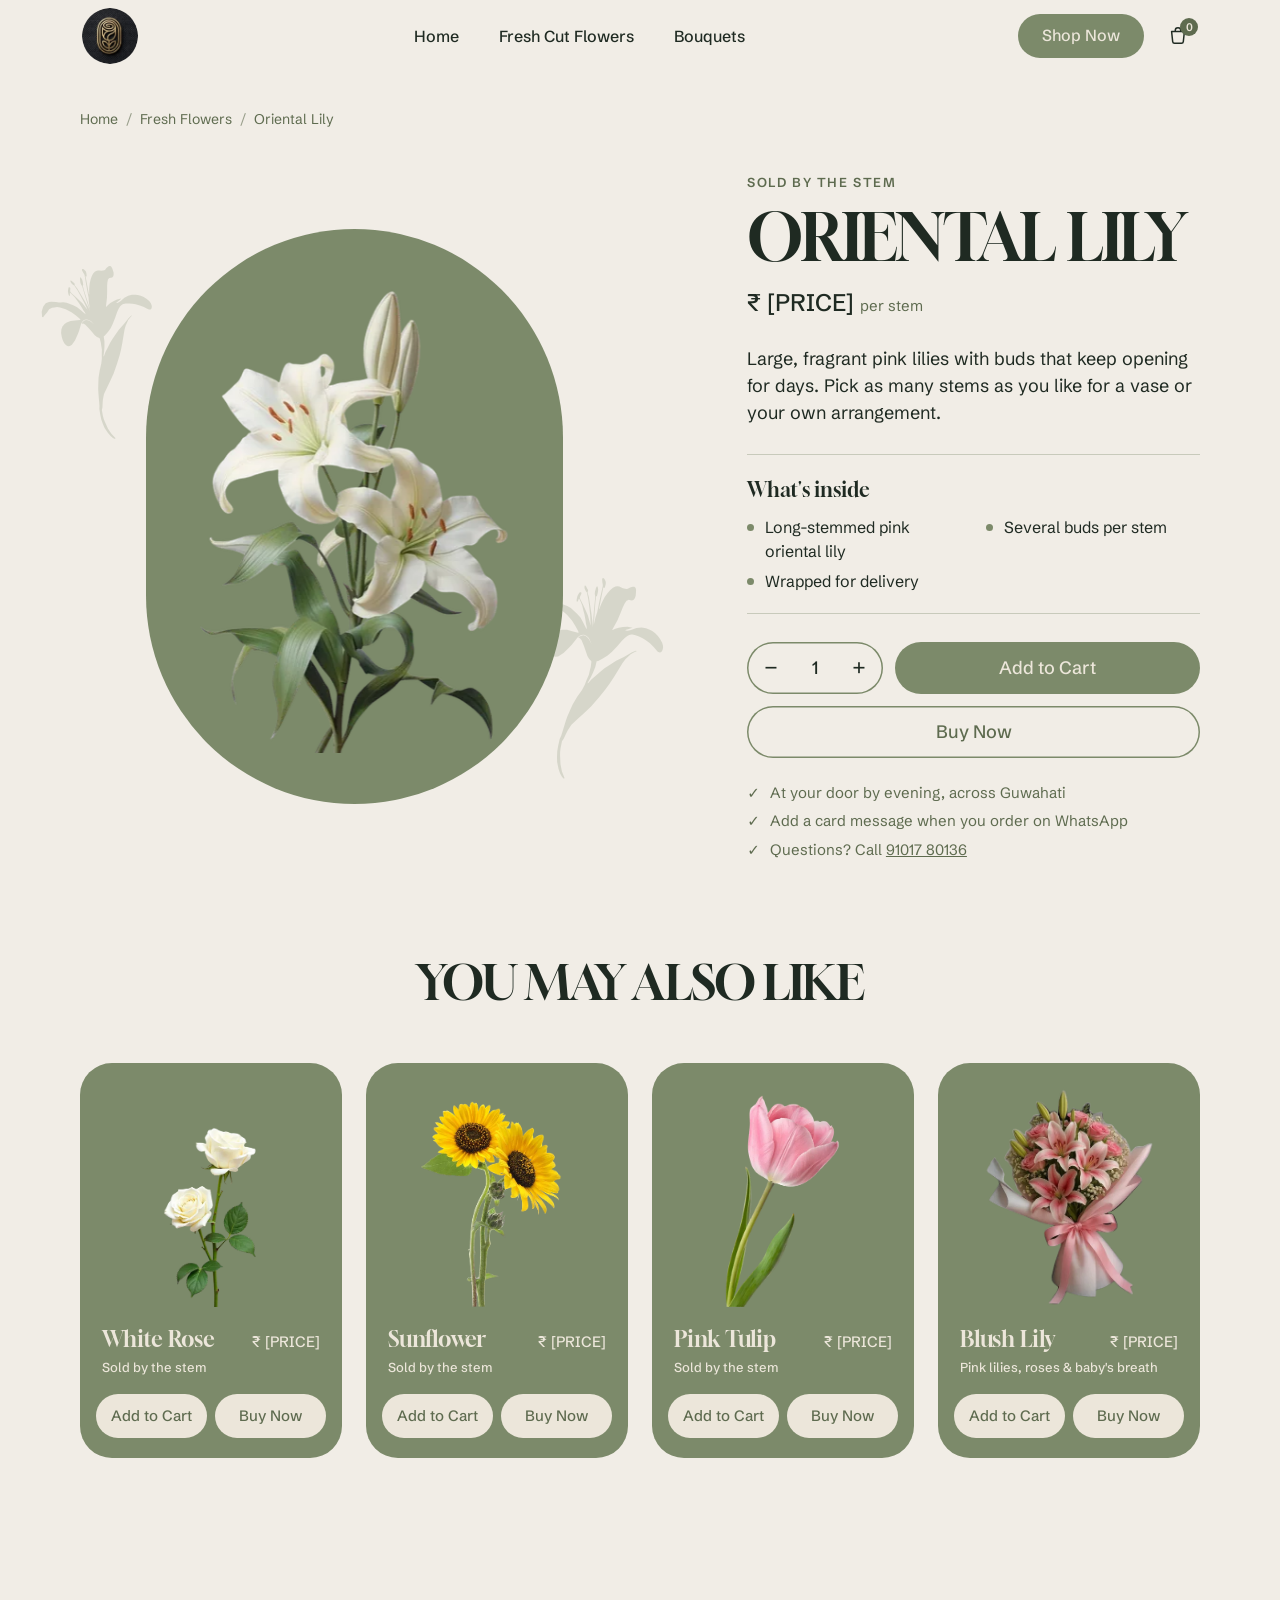
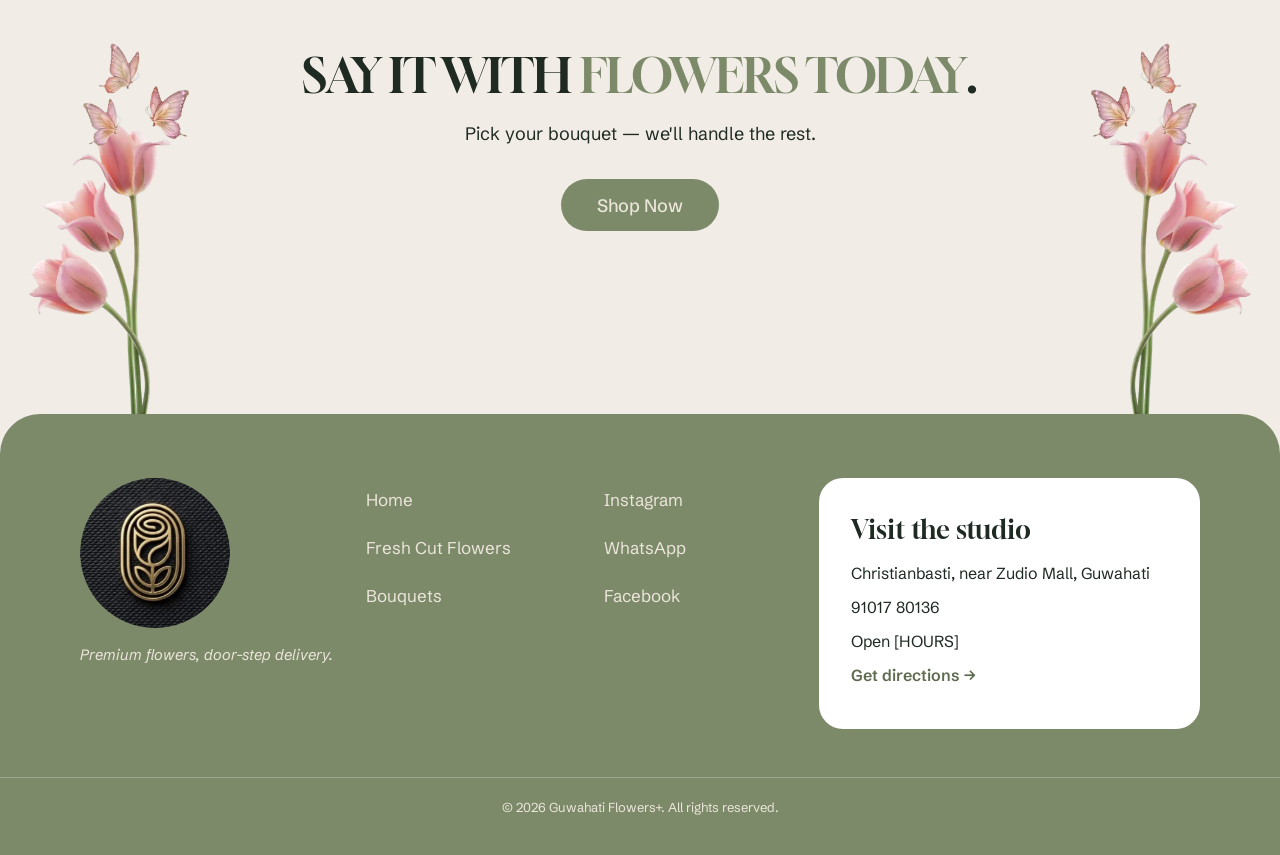
<file: site/products/oriental-lily.html>
<!doctype html>
<html lang="en">
<head>
  <meta charset="utf-8">
  <meta name="viewport" content="width=device-width, initial-scale=1">
  <title>Oriental Lily Stem | Guwahati Flowers+</title>
  <meta name="description" content="Oriental Lily — sold by the stem. Large, fragrant pink lilies with buds that keep opening for days. Same-day delivery in Guwahati from Guwahati Flowers+.">
  <meta property="og:type" content="product">
  <meta property="og:title" content="Oriental Lily Stem | Guwahati Flowers+">
  <meta property="og:description" content="Large, fragrant pink lilies with buds that keep opening for days. Pick as many stems as you like for a vase or your own arrangement.">
  <meta property="og:image" content="../img/stem-lily.webp">
  <meta name="theme-color" content="#7C8A6A">
  <link rel="icon" type="image/png" href="../img/logo.png">
  <link rel="apple-touch-icon" href="../img/logo.png">
  <link rel="preconnect" href="https://fonts.googleapis.com">
  <link rel="preconnect" href="https://fonts.gstatic.com" crossorigin>
  <link href="https://fonts.googleapis.com/css2?family=Gloock&family=Schibsted+Grotesk:wght@400;500;600&display=swap" rel="stylesheet">
  <link rel="stylesheet" href="../css/styles.css">
  <script>document.documentElement.classList.add('js');</script>
</head>
<body>
  <!-- Generated by tools/build_products.py — edit that script, not this file. -->
  <a class="skip-link" href="#main">Skip to content</a>

  <header class="site-header" id="top">
    <div class="container nav">
      <a class="nav__logo" href="../index.html" aria-label="Guwahati Flowers+ home">
        <picture>
          <source srcset="../img/logo.webp" type="image/webp">
          <img src="../img/logo.png" alt="Guwahati Flowers+" width="40" height="40">
        </picture>
      </a>
      <nav class="nav__menu" id="nav-menu" aria-label="Main">
        <ul class="nav__links">
          <li><a href="../index.html">Home</a></li>
          <li><a href="../index.html#fresh">Fresh Cut Flowers</a></li>
          <li><a href="../index.html#bouquets">Bouquets</a></li>
        </ul>
        <a class="btn btn--sage nav__cta-mobile" href="../index.html#bouquets">Shop Now</a>
      </nav>
      <div class="nav__actions">
        <a class="btn btn--sage nav__cta" href="../index.html#bouquets">Shop Now</a>
        <span class="cart" aria-label="Cart items: 0" role="status">
          <svg viewBox="0 0 24 24" width="22" height="22" aria-hidden="true"><path fill="none" stroke="currentColor" stroke-width="1.6" stroke-linecap="round" stroke-linejoin="round" d="M5 7h14l-1.2 11.2a2 2 0 0 1-2 1.8H8.2a2 2 0 0 1-2-1.8L5 7Zm4 0V6a3 3 0 0 1 6 0v1"/></svg>
          <span class="cart__count" data-cart-count>0</span>
        </span>
        <button class="nav__toggle" type="button" aria-expanded="false" aria-controls="nav-menu" aria-label="Open menu">
          <span></span><span></span><span></span>
        </button>
      </div>
    </div>
  </header>

  <main id="main">
    <section class="product" aria-labelledby="product-title" data-name="Oriental Lily" data-kind="stem">
      <div class="container">
        <nav class="breadcrumb" aria-label="Breadcrumb">
          <ol>
            <li><a href="../index.html">Home</a></li>
            <li><a href="../index.html#fresh">Fresh Flowers</a></li>
            <li aria-current="page">Oriental Lily</li>
          </ol>
        </nav>
        <div class="product__grid">
          <div class="product__media">
            <svg width="0" height="0" style="position:absolute" aria-hidden="true"><symbol id="lily-sprig" viewBox="0 0 119 188"><path d="M49.7207 186.848L49.7012 187.297L47.7481 185.636L45.7169 183.185L43.632 179.381L41.2006 173.199L40.2731 168.658L39.5995 163.453L39.59 158.501L39.8687 152.1L40.6843 148.872L41.3536 143.838L41.8763 139.585L42.5504 134.438L43.1707 130.527L44.6848 124.179L46.0426 118.837L48.836 111.532L52.191 104.252L53.871 99.2615L54.7453 94.6862L55.981 89.564L56.1863 84.847L56.416 82.1565L56.1721 77.42L55.8596 76.8438L54.7707 76.0087L53.5696 75.1688L51.6458 72.8346L49.6635 69.2602L46.8463 64.1866L43.7898 59.4402L42.0515 58.0142L40.7087 57.8433L40.6062 57.6138L40.7282 57.394L41.4461 56.4126L43.1747 55.4751L44.5566 54.7476L46.5733 54.948L48.5558 55.9344L50.4014 57.4775L53.4971 61.3255L51.8077 58.7765L50.8556 57.3848L49.5616 56.0907L47.8136 54.8894L46.0411 54.2497L44.5762 54.2984L42.8671 54.7866L41.4754 55.7387L40.4109 56.9301L39.5807 57.9067L38.7114 59.7817L35.7765 65.1675L33.4911 68.5562L29.6576 73.9028L25.3213 77.8774L22.9237 78.6732L20.9071 78.4729L19.0614 76.9297L17.5917 74.5028L16.9033 72.2224L16.547 70.069L16.3421 67.022L16.523 62.8666L17.573 59.4241L19.3945 56.3528L22.1926 54.1117L24.8246 53.101L29.2388 52.5055L33.946 52.9355L39.4393 53.3997L40.0058 53.3118L39.498 52.052L35.8702 47.5057L32.1105 43.4038L26.6809 38.8916L21.1925 35.7272L18.087 34.6918L15.0596 34.4475L12.5888 34.3399L9.17553 35.204L6.47509 37.787L3.33032 40.2381L0.996145 42.1619L3.52656e-05 41.7809L0.0733695 40.0963L0.278568 37.9673L0.810914 36.0776L1.92436 33.7632L3.62379 30.9116L6.89554 28.1285L10.6408 27.3913L13.1018 27.7235L17.9945 29.0617L21.1001 30.0971L22.9946 30.5171L25.5631 30.9665L29.1081 32.246L35.568 36.3529L39.2692 39.2146L42.0425 42.7109L44.811 46.3196L46.6176 48.7612L46.6371 48.312L46.3735 46.6127L45.2457 44.0881L44.4597 41.4659L42.3457 35.7478L40.5977 31.9585L38.9621 28.1741L37.1751 25.2833L35.6957 23.081L35.1537 22.6073L34.8168 22.5926L34.3919 24.5995L34.0109 25.5956L33.5617 25.5761L33.1467 24.7704L32.9954 23.0759L33.1176 20.2682L33.8844 18.1637L34.6316 16.5084L35.7644 16.3327L36.2966 17.031L36.2526 18.0418L35.5933 20.2635L35.5297 21.7235L37.0141 23.8135L39.4603 27.0706L43.0588 32.2907L45.6954 36.3437L49.7185 44.7329L49.6306 44.1665L49.1571 42.1205L48.21 38.0285L47.7462 35.7579L46.9602 33.1357L45.7885 29.0339L44.6022 25.269L43.4158 21.5042L41.79 17.4952L40.877 15.205L40.3154 15.1805L39.6807 14.2527L38.9336 13.32L38.3087 12.1676L38.0255 10.9176L38.0793 9.68217L38.5285 9.70172L39.51 10.4196L40.6769 12.0457L41.7462 13.33L41.9317 14.2382L41.6778 14.9023L41.7559 15.6933L43.6161 19.4875L48.5032 33.8779L50.8662 41.6323L52.2332 46.4177L51.6815 43.5806L51.0177 38.1507L50.1637 29.3369L49.5196 20.8697L49.3829 18.8384L49.2951 18.2719L48.9973 17.3588L48.4016 15.5325L48.265 13.5012L48.4507 11.8215L48.5142 10.3615L48.9098 9.02842L49.2663 8.59385L49.7204 8.5011L50.3405 9.76583L50.7311 11.1331L50.897 12.4906L50.936 14.1801L50.6917 17.2075L50.2278 17.5249L49.9787 18.0767L50.1496 19.3218L50.2471 22.2516L50.7107 27.1102L51.1743 31.9688L51.7551 36.72L52.1162 41.3491L52.4579 43.8395L52.4872 43.1656L52.5752 41.1441L52.7561 36.9886L53.2495 33.4094L53.5426 31.8469L53.6503 26.7881L53.9046 18.3601L54.0953 13.9801L54.3495 8.14L54.3886 7.24154L54.2129 6.10867L53.505 4.27751L53.1193 2.79795L52.7287 1.43069L52.8899 0.312491L53.4661 9.77833e-06L54.1302 0.253961L54.7845 0.732528L55.8489 2.12912L56.4739 3.28154L56.7326 5.09314L56.5029 7.78366L56.122 8.77977L55.7802 8.87741L55.3505 8.40862L55.1259 8.39884L54.749 24.8106L54.5975 28.2921L55.159 28.3166L55.2226 26.8566L55.9308 23.5117L56.5999 21.0654L57.9039 16.9589L59.7596 13.1014L61.8204 9.70296L63.8421 7.20297L65.9321 5.71865L67.5338 5.11325L69.443 5.19636L71.3376 5.6164L72.8903 6.13408L75.0242 6.22697L76.3719 6.28564L77.4022 5.8804L78.1054 5.23588L79.3848 4.27889L80.6495 3.65881L81.7971 3.14616L82.8127 3.07785L83.594 3.22438L84.3508 3.93246L84.966 5.30949L85.2345 6.89648L85.6249 10.8517L85.1853 13.1955L84.443 14.7385L83.0513 15.6906L81.5864 15.7394L80.0141 15.6709L79.2084 16.086L78.1634 16.8281L76.9132 19.6992L75.8583 23.254L74.5835 29.2747L73.0646 35.7348L69.9634 44.9391L69.9487 45.276L70.2856 45.2907L72.4879 43.8112L75.3641 42.3611L79.0215 41.0576L83.2258 40.1154L87.8403 40.0912L87.142 40.6234L85.8724 41.3558L84.0363 42.176L82.4249 43.0061L81.6094 43.6457L82.3906 43.7922L83.4063 43.7239L84.9982 43.3431L86.8342 42.5229L88.5629 41.5854L91.4537 39.7984L95.8973 38.5291L100.062 38.4853L103.632 39.2033L106.181 40.1019L109.159 41.4693L111.996 43.5057L114.477 45.9766L116.933 49.0091L118.168 51.6508L118.544 53.355L118.446 55.6012L117.938 56.9293L117.225 57.7985L116.424 58.1012L114.964 58.0376L114.085 57.5493L112.562 56.3578L109.955 54.2189L106.024 51.4598L101.839 49.3647L98.6312 48.0999L95.0765 47.045L91.7268 46.4491L88.8068 46.322L87.6739 46.4977L86.0625 47.3277L84.7831 48.2847L83.7234 49.3638L82.6637 50.4429L80.3832 53.7192L76.9941 59.1978L73.1411 64.9937L69.8058 69.2368L66.2899 72.4594L62.2173 75.5452L60.8403 76.1604L60.4982 81.434L59.3504 87.1227L58.022 91.7907L56.0978 97.2205L56.2003 97.45L56.9084 96.6932L58.9643 93.4071L62.2947 89.2762L66.2209 84.3837L69.0581 81.2441L72.8133 77.6943L78.3216 72.6456L84.7186 67.8606L88.5714 64.6527L90.9056 62.7289L94.3824 60.4048L95.1685 60.439L95.1588 60.6636L93.6548 61.6109L90.383 64.394L86.4324 69.8481L84.4741 73.476L82.1983 79.2281L79.1607 86.9723L76.0254 94.3748L73.4274 99.7752L68.9102 107.905L62.9671 117.773L57.8298 124.639L52.5851 131.387L48.1657 137.27L45.7874 142.793L44.7325 146.348L43.5163 151.021L42.2759 153.667L42.1047 160.186L42.2949 163.57L42.827 166.856L44.6186 174.811L47.05 180.993L50.3067 186.31L50.3946 186.877L49.7207 186.848Z"/></symbol></svg>
            <svg class="product__sprig product__sprig--a" viewBox="0 0 119 188" aria-hidden="true"><use href="#lily-sprig"/></svg>
            <svg class="product__sprig product__sprig--b" viewBox="0 0 119 188" aria-hidden="true"><use href="#lily-sprig"/></svg>
            <div class="product__panel"></div>
            <img class="product__img" src="../img/stem-lily.webp" alt="Oriental Lily — a single pink lily stem" width="346" height="499" fetchpriority="high">
          </div>
          <div class="product__info">
            <p class="product__eyebrow load-in" style="--i:0">Sold by the stem</p>
            <h1 class="product__title load-in" style="--i:1" id="product-title">Oriental Lily</h1>
            <p class="product__price load-in" style="--i:2">₹ [PRICE] <span>per stem</span></p>
            <p class="product__lead load-in" style="--i:3">Large, fragrant pink lilies with buds that keep opening for days. Pick as many stems as you like for a vase or your own arrangement.</p>
            <div class="product__includes load-in" style="--i:4">
              <h2>What's inside</h2>
              <ul>
              <li>Long-stemmed pink oriental lily</li>
              <li>Several buds per stem</li>
              <li>Wrapped for delivery</li>
              </ul>
            </div>
            <div class="product__buy load-in" style="--i:5">
              <div class="qty" role="group" aria-label="Quantity">
                <button class="qty__btn" type="button" data-qty="-1" aria-label="Decrease quantity">−</button>
                <input class="qty__input" type="number" inputmode="numeric" min="1" max="99" value="1" aria-label="Number of stems">
                <button class="qty__btn" type="button" data-qty="1" aria-label="Increase quantity">+</button>
              </div>
              <button class="btn btn--sage btn--lg" type="button" data-add>Add to Cart</button>
              <a class="btn btn--outline btn--lg" data-buy target="_blank" rel="noopener" href="#">Buy Now</a>
            </div>
            <ul class="product__notes load-in" style="--i:6">
              <li>At your door by evening, across Guwahati</li>
              <li>Add a card message when you order on WhatsApp</li>
              <li>Questions? Call <a href="tel:+919101780136">91017 80136</a></li>
            </ul>
          </div>
        </div>
      </div>
    </section>

    <section class="section related" aria-labelledby="related-title">
      <div class="container">
        <h2 class="section__title reveal" id="related-title">You may also like</h2>
        <ul class="cards" role="list">
          <li class="card reveal" data-name="White Rose" data-kind="stem">
            <a class="card__media" href="white-rose.html" tabindex="-1" aria-hidden="true"><img src="../img/stem-rose.webp" alt="" width="302" height="527" loading="lazy"></a>
            <div class="card__head"><h3 class="card__name"><a href="white-rose.html">White Rose</a></h3><span class="card__price">₹ [PRICE]</span></div>
            <p class="card__desc">Sold by the stem</p>
            <div class="card__actions"><button class="btn btn--cream" type="button" data-add>Add to Cart</button><a class="btn btn--cream" data-buy target="_blank" rel="noopener" href="#">Buy Now</a></div>
          </li>
          <li class="card reveal" data-name="Sunflower" data-kind="stem">
            <a class="card__media" href="sunflower.html" tabindex="-1" aria-hidden="true"><img src="../img/stem-sunflower.webp" alt="" width="423" height="547" loading="lazy"></a>
            <div class="card__head"><h3 class="card__name"><a href="sunflower.html">Sunflower</a></h3><span class="card__price">₹ [PRICE]</span></div>
            <p class="card__desc">Sold by the stem</p>
            <div class="card__actions"><button class="btn btn--cream" type="button" data-add>Add to Cart</button><a class="btn btn--cream" data-buy target="_blank" rel="noopener" href="#">Buy Now</a></div>
          </li>
          <li class="card reveal" data-name="Pink Tulip" data-kind="stem">
            <a class="card__media" href="pink-tulip.html" tabindex="-1" aria-hidden="true"><img src="../img/stem-tulip.webp" alt="" width="310" height="551" loading="lazy"></a>
            <div class="card__head"><h3 class="card__name"><a href="pink-tulip.html">Pink Tulip</a></h3><span class="card__price">₹ [PRICE]</span></div>
            <p class="card__desc">Sold by the stem</p>
            <div class="card__actions"><button class="btn btn--cream" type="button" data-add>Add to Cart</button><a class="btn btn--cream" data-buy target="_blank" rel="noopener" href="#">Buy Now</a></div>
          </li>
          <li class="card reveal" data-name="Blush Lily">
            <a class="card__media" href="blush-lily.html" tabindex="-1" aria-hidden="true"><img src="../img/hero-bouquet-white.webp" alt="" width="376" height="483" loading="lazy"></a>
            <div class="card__head"><h3 class="card__name"><a href="blush-lily.html">Blush Lily</a></h3><span class="card__price">₹ [PRICE]</span></div>
            <p class="card__desc">Pink lilies, roses &amp; baby&#x27;s breath</p>
            <div class="card__actions"><button class="btn btn--cream" type="button" data-add>Add to Cart</button><a class="btn btn--cream" data-buy target="_blank" rel="noopener" href="#">Buy Now</a></div>
          </li>
        </ul>
      </div>
    </section>

    <section class="cta" aria-labelledby="cta-title">
      <div class="cta__art cta__art--left" aria-hidden="true">
        <img class="cta__tulips" src="../img/cta-tulips.webp" alt="" width="333" height="499" loading="lazy">
        <img class="cta__butterflies" src="../img/cta-butterflies.webp" alt="" width="298" height="529" loading="lazy">
      </div>
      <div class="cta__art cta__art--right" aria-hidden="true">
        <img class="cta__tulips" src="../img/cta-tulips.webp" alt="" width="333" height="499" loading="lazy">
        <img class="cta__butterflies" src="../img/cta-butterflies.webp" alt="" width="298" height="529" loading="lazy">
      </div>
      <div class="container cta__inner">
        <h2 class="section__title reveal" id="cta-title">Say it with <span class="accent">flowers today</span>.</h2>
        <p class="cta__body reveal">Pick your bouquet — we'll handle the rest.</p>
        <div class="reveal"><a class="btn btn--sage btn--lg" href="../index.html#bouquets">Shop Now</a></div>
      </div>
    </section>
  </main>

  <footer class="footer">
    <div class="container footer__grid">
      <div class="footer__brand">
        <picture>
          <source srcset="../img/logo.webp" type="image/webp">
          <img class="footer__logo" src="../img/logo.png" alt="Guwahati Flowers+" width="150" height="150" loading="lazy">
        </picture>
        <p class="footer__tagline"><em>Premium flowers, door-step delivery.</em></p>
      </div>
      <nav class="footer__col" aria-label="Footer">
        <ul>
          <li><a href="../index.html">Home</a></li>
          <li><a href="../index.html#fresh">Fresh Cut Flowers</a></li>
          <li><a href="../index.html#bouquets">Bouquets</a></li>
        </ul>
      </nav>
      <div class="footer__col">
        <ul aria-label="Social">
          <li><a href="https://www.instagram.com/guwahati_flowers" target="_blank" rel="noopener">Instagram</a></li>
          <li><a href="https://wa.me/919101780136" target="_blank" rel="noopener">WhatsApp</a></li>
          <li><a href="#" data-placeholder>Facebook</a></li>
        </ul>
      </div>
      <address class="visit">
        <h2 class="visit__title">Visit the studio</h2>
        <p>Christianbasti, near Zudio Mall, Guwahati</p>
        <p><a href="tel:+919101780136">91017 80136</a></p>
        <p>Open [HOURS]</p>
        <p><a class="visit__link" href="https://www.google.com/maps/search/?api=1&amp;query=Guwahati%20Flowers%2B%20Christianbasti" target="_blank" rel="noopener">Get directions →</a></p>
      </address>
    </div>
    <p class="container footer__legal">© 2026 Guwahati Flowers+. All rights reserved.</p>
  </footer>

  <div class="toast" role="status" aria-live="polite"></div>
  <script src="../js/main.js" defer></script>
</body>
</html>
</file>
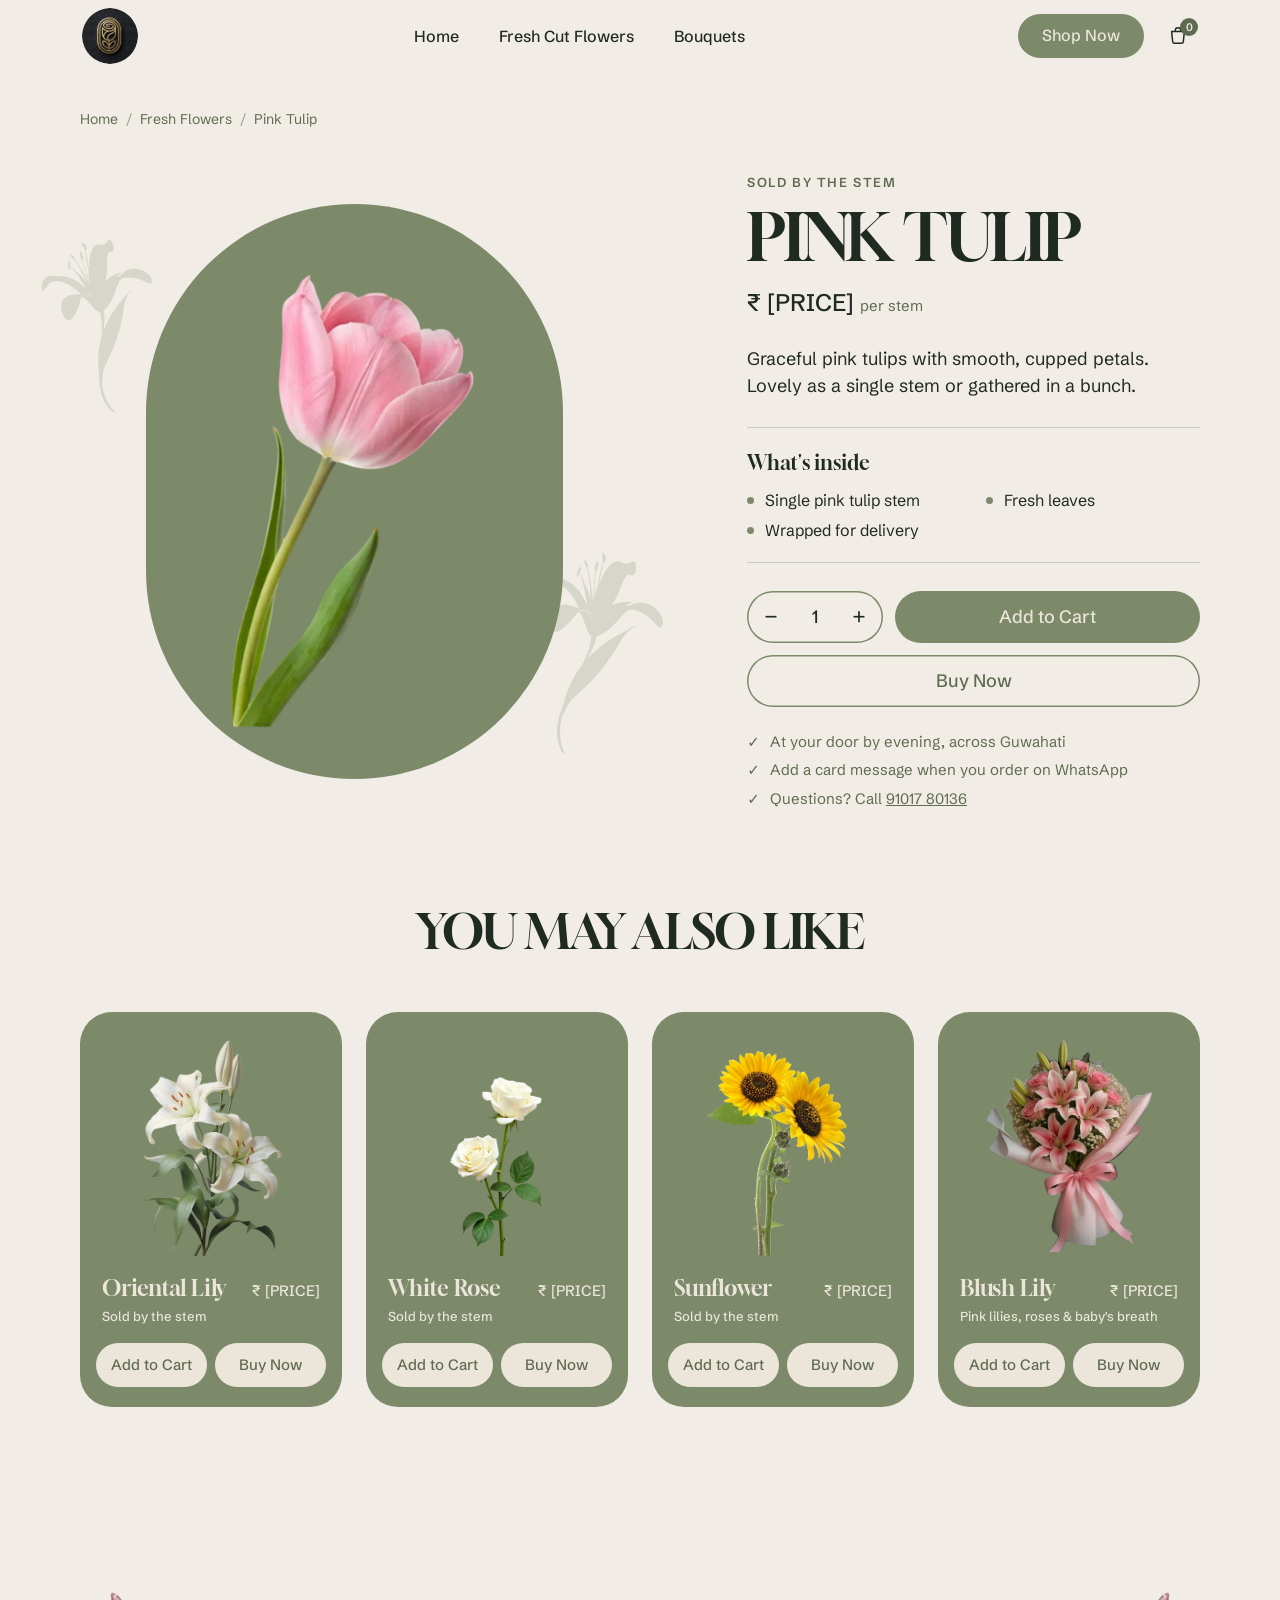
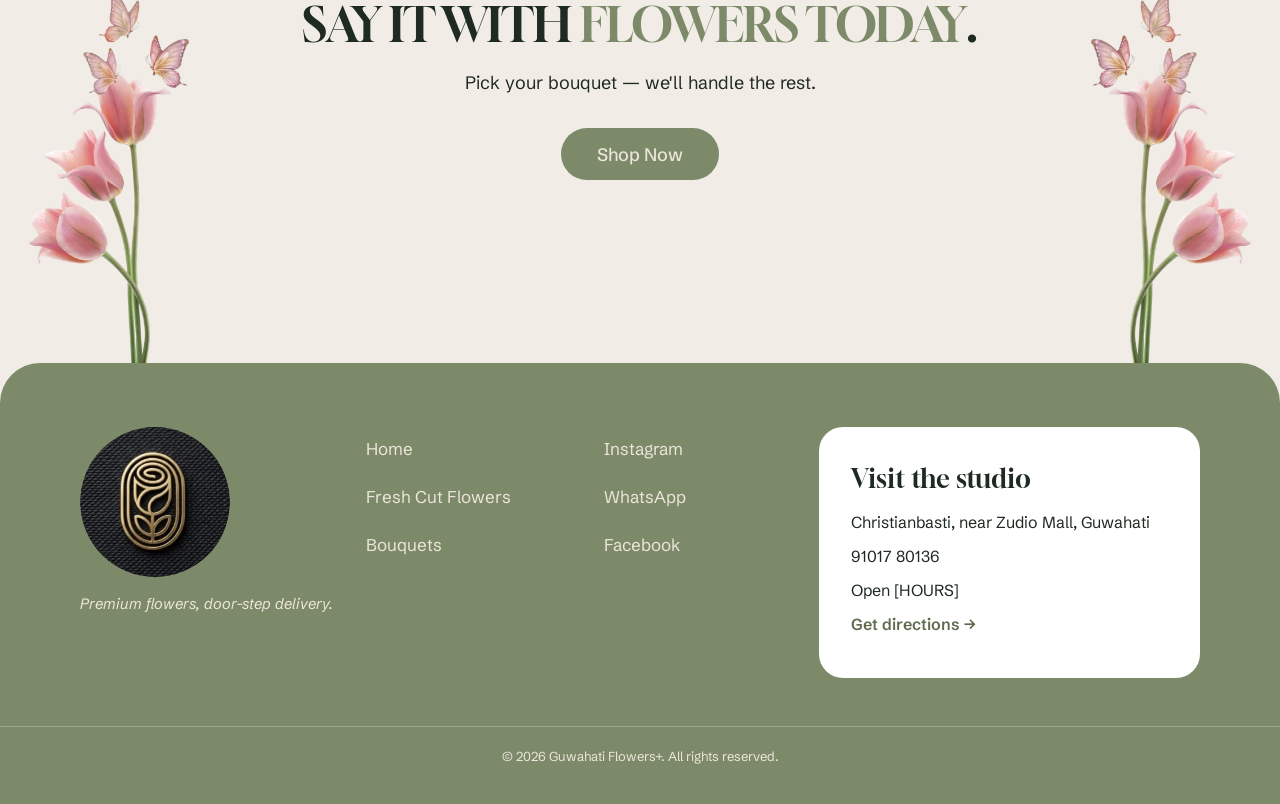
<file: site/products/pink-tulip.html>
<!doctype html>
<html lang="en">
<head>
  <meta charset="utf-8">
  <meta name="viewport" content="width=device-width, initial-scale=1">
  <title>Pink Tulip Stem | Guwahati Flowers+</title>
  <meta name="description" content="Pink Tulip — sold by the stem. Graceful pink tulips with smooth, cupped petals. Same-day delivery in Guwahati from Guwahati Flowers+.">
  <meta property="og:type" content="product">
  <meta property="og:title" content="Pink Tulip Stem | Guwahati Flowers+">
  <meta property="og:description" content="Graceful pink tulips with smooth, cupped petals. Lovely as a single stem or gathered in a bunch.">
  <meta property="og:image" content="../img/stem-tulip.webp">
  <meta name="theme-color" content="#7C8A6A">
  <link rel="icon" type="image/png" href="../img/logo.png">
  <link rel="apple-touch-icon" href="../img/logo.png">
  <link rel="preconnect" href="https://fonts.googleapis.com">
  <link rel="preconnect" href="https://fonts.gstatic.com" crossorigin>
  <link href="https://fonts.googleapis.com/css2?family=Gloock&family=Schibsted+Grotesk:wght@400;500;600&display=swap" rel="stylesheet">
  <link rel="stylesheet" href="../css/styles.css">
  <script>document.documentElement.classList.add('js');</script>
</head>
<body>
  <!-- Generated by tools/build_products.py — edit that script, not this file. -->
  <a class="skip-link" href="#main">Skip to content</a>

  <header class="site-header" id="top">
    <div class="container nav">
      <a class="nav__logo" href="../index.html" aria-label="Guwahati Flowers+ home">
        <picture>
          <source srcset="../img/logo.webp" type="image/webp">
          <img src="../img/logo.png" alt="Guwahati Flowers+" width="40" height="40">
        </picture>
      </a>
      <nav class="nav__menu" id="nav-menu" aria-label="Main">
        <ul class="nav__links">
          <li><a href="../index.html">Home</a></li>
          <li><a href="../index.html#fresh">Fresh Cut Flowers</a></li>
          <li><a href="../index.html#bouquets">Bouquets</a></li>
        </ul>
        <a class="btn btn--sage nav__cta-mobile" href="../index.html#bouquets">Shop Now</a>
      </nav>
      <div class="nav__actions">
        <a class="btn btn--sage nav__cta" href="../index.html#bouquets">Shop Now</a>
        <span class="cart" aria-label="Cart items: 0" role="status">
          <svg viewBox="0 0 24 24" width="22" height="22" aria-hidden="true"><path fill="none" stroke="currentColor" stroke-width="1.6" stroke-linecap="round" stroke-linejoin="round" d="M5 7h14l-1.2 11.2a2 2 0 0 1-2 1.8H8.2a2 2 0 0 1-2-1.8L5 7Zm4 0V6a3 3 0 0 1 6 0v1"/></svg>
          <span class="cart__count" data-cart-count>0</span>
        </span>
        <button class="nav__toggle" type="button" aria-expanded="false" aria-controls="nav-menu" aria-label="Open menu">
          <span></span><span></span><span></span>
        </button>
      </div>
    </div>
  </header>

  <main id="main">
    <section class="product" aria-labelledby="product-title" data-name="Pink Tulip" data-kind="stem">
      <div class="container">
        <nav class="breadcrumb" aria-label="Breadcrumb">
          <ol>
            <li><a href="../index.html">Home</a></li>
            <li><a href="../index.html#fresh">Fresh Flowers</a></li>
            <li aria-current="page">Pink Tulip</li>
          </ol>
        </nav>
        <div class="product__grid">
          <div class="product__media">
            <svg width="0" height="0" style="position:absolute" aria-hidden="true"><symbol id="lily-sprig" viewBox="0 0 119 188"><path d="M49.7207 186.848L49.7012 187.297L47.7481 185.636L45.7169 183.185L43.632 179.381L41.2006 173.199L40.2731 168.658L39.5995 163.453L39.59 158.501L39.8687 152.1L40.6843 148.872L41.3536 143.838L41.8763 139.585L42.5504 134.438L43.1707 130.527L44.6848 124.179L46.0426 118.837L48.836 111.532L52.191 104.252L53.871 99.2615L54.7453 94.6862L55.981 89.564L56.1863 84.847L56.416 82.1565L56.1721 77.42L55.8596 76.8438L54.7707 76.0087L53.5696 75.1688L51.6458 72.8346L49.6635 69.2602L46.8463 64.1866L43.7898 59.4402L42.0515 58.0142L40.7087 57.8433L40.6062 57.6138L40.7282 57.394L41.4461 56.4126L43.1747 55.4751L44.5566 54.7476L46.5733 54.948L48.5558 55.9344L50.4014 57.4775L53.4971 61.3255L51.8077 58.7765L50.8556 57.3848L49.5616 56.0907L47.8136 54.8894L46.0411 54.2497L44.5762 54.2984L42.8671 54.7866L41.4754 55.7387L40.4109 56.9301L39.5807 57.9067L38.7114 59.7817L35.7765 65.1675L33.4911 68.5562L29.6576 73.9028L25.3213 77.8774L22.9237 78.6732L20.9071 78.4729L19.0614 76.9297L17.5917 74.5028L16.9033 72.2224L16.547 70.069L16.3421 67.022L16.523 62.8666L17.573 59.4241L19.3945 56.3528L22.1926 54.1117L24.8246 53.101L29.2388 52.5055L33.946 52.9355L39.4393 53.3997L40.0058 53.3118L39.498 52.052L35.8702 47.5057L32.1105 43.4038L26.6809 38.8916L21.1925 35.7272L18.087 34.6918L15.0596 34.4475L12.5888 34.3399L9.17553 35.204L6.47509 37.787L3.33032 40.2381L0.996145 42.1619L3.52656e-05 41.7809L0.0733695 40.0963L0.278568 37.9673L0.810914 36.0776L1.92436 33.7632L3.62379 30.9116L6.89554 28.1285L10.6408 27.3913L13.1018 27.7235L17.9945 29.0617L21.1001 30.0971L22.9946 30.5171L25.5631 30.9665L29.1081 32.246L35.568 36.3529L39.2692 39.2146L42.0425 42.7109L44.811 46.3196L46.6176 48.7612L46.6371 48.312L46.3735 46.6127L45.2457 44.0881L44.4597 41.4659L42.3457 35.7478L40.5977 31.9585L38.9621 28.1741L37.1751 25.2833L35.6957 23.081L35.1537 22.6073L34.8168 22.5926L34.3919 24.5995L34.0109 25.5956L33.5617 25.5761L33.1467 24.7704L32.9954 23.0759L33.1176 20.2682L33.8844 18.1637L34.6316 16.5084L35.7644 16.3327L36.2966 17.031L36.2526 18.0418L35.5933 20.2635L35.5297 21.7235L37.0141 23.8135L39.4603 27.0706L43.0588 32.2907L45.6954 36.3437L49.7185 44.7329L49.6306 44.1665L49.1571 42.1205L48.21 38.0285L47.7462 35.7579L46.9602 33.1357L45.7885 29.0339L44.6022 25.269L43.4158 21.5042L41.79 17.4952L40.877 15.205L40.3154 15.1805L39.6807 14.2527L38.9336 13.32L38.3087 12.1676L38.0255 10.9176L38.0793 9.68217L38.5285 9.70172L39.51 10.4196L40.6769 12.0457L41.7462 13.33L41.9317 14.2382L41.6778 14.9023L41.7559 15.6933L43.6161 19.4875L48.5032 33.8779L50.8662 41.6323L52.2332 46.4177L51.6815 43.5806L51.0177 38.1507L50.1637 29.3369L49.5196 20.8697L49.3829 18.8384L49.2951 18.2719L48.9973 17.3588L48.4016 15.5325L48.265 13.5012L48.4507 11.8215L48.5142 10.3615L48.9098 9.02842L49.2663 8.59385L49.7204 8.5011L50.3405 9.76583L50.7311 11.1331L50.897 12.4906L50.936 14.1801L50.6917 17.2075L50.2278 17.5249L49.9787 18.0767L50.1496 19.3218L50.2471 22.2516L50.7107 27.1102L51.1743 31.9688L51.7551 36.72L52.1162 41.3491L52.4579 43.8395L52.4872 43.1656L52.5752 41.1441L52.7561 36.9886L53.2495 33.4094L53.5426 31.8469L53.6503 26.7881L53.9046 18.3601L54.0953 13.9801L54.3495 8.14L54.3886 7.24154L54.2129 6.10867L53.505 4.27751L53.1193 2.79795L52.7287 1.43069L52.8899 0.312491L53.4661 9.77833e-06L54.1302 0.253961L54.7845 0.732528L55.8489 2.12912L56.4739 3.28154L56.7326 5.09314L56.5029 7.78366L56.122 8.77977L55.7802 8.87741L55.3505 8.40862L55.1259 8.39884L54.749 24.8106L54.5975 28.2921L55.159 28.3166L55.2226 26.8566L55.9308 23.5117L56.5999 21.0654L57.9039 16.9589L59.7596 13.1014L61.8204 9.70296L63.8421 7.20297L65.9321 5.71865L67.5338 5.11325L69.443 5.19636L71.3376 5.6164L72.8903 6.13408L75.0242 6.22697L76.3719 6.28564L77.4022 5.8804L78.1054 5.23588L79.3848 4.27889L80.6495 3.65881L81.7971 3.14616L82.8127 3.07785L83.594 3.22438L84.3508 3.93246L84.966 5.30949L85.2345 6.89648L85.6249 10.8517L85.1853 13.1955L84.443 14.7385L83.0513 15.6906L81.5864 15.7394L80.0141 15.6709L79.2084 16.086L78.1634 16.8281L76.9132 19.6992L75.8583 23.254L74.5835 29.2747L73.0646 35.7348L69.9634 44.9391L69.9487 45.276L70.2856 45.2907L72.4879 43.8112L75.3641 42.3611L79.0215 41.0576L83.2258 40.1154L87.8403 40.0912L87.142 40.6234L85.8724 41.3558L84.0363 42.176L82.4249 43.0061L81.6094 43.6457L82.3906 43.7922L83.4063 43.7239L84.9982 43.3431L86.8342 42.5229L88.5629 41.5854L91.4537 39.7984L95.8973 38.5291L100.062 38.4853L103.632 39.2033L106.181 40.1019L109.159 41.4693L111.996 43.5057L114.477 45.9766L116.933 49.0091L118.168 51.6508L118.544 53.355L118.446 55.6012L117.938 56.9293L117.225 57.7985L116.424 58.1012L114.964 58.0376L114.085 57.5493L112.562 56.3578L109.955 54.2189L106.024 51.4598L101.839 49.3647L98.6312 48.0999L95.0765 47.045L91.7268 46.4491L88.8068 46.322L87.6739 46.4977L86.0625 47.3277L84.7831 48.2847L83.7234 49.3638L82.6637 50.4429L80.3832 53.7192L76.9941 59.1978L73.1411 64.9937L69.8058 69.2368L66.2899 72.4594L62.2173 75.5452L60.8403 76.1604L60.4982 81.434L59.3504 87.1227L58.022 91.7907L56.0978 97.2205L56.2003 97.45L56.9084 96.6932L58.9643 93.4071L62.2947 89.2762L66.2209 84.3837L69.0581 81.2441L72.8133 77.6943L78.3216 72.6456L84.7186 67.8606L88.5714 64.6527L90.9056 62.7289L94.3824 60.4048L95.1685 60.439L95.1588 60.6636L93.6548 61.6109L90.383 64.394L86.4324 69.8481L84.4741 73.476L82.1983 79.2281L79.1607 86.9723L76.0254 94.3748L73.4274 99.7752L68.9102 107.905L62.9671 117.773L57.8298 124.639L52.5851 131.387L48.1657 137.27L45.7874 142.793L44.7325 146.348L43.5163 151.021L42.2759 153.667L42.1047 160.186L42.2949 163.57L42.827 166.856L44.6186 174.811L47.05 180.993L50.3067 186.31L50.3946 186.877L49.7207 186.848Z"/></symbol></svg>
            <svg class="product__sprig product__sprig--a" viewBox="0 0 119 188" aria-hidden="true"><use href="#lily-sprig"/></svg>
            <svg class="product__sprig product__sprig--b" viewBox="0 0 119 188" aria-hidden="true"><use href="#lily-sprig"/></svg>
            <div class="product__panel"></div>
            <img class="product__img" src="../img/stem-tulip.webp" alt="Pink Tulip — a single pink tulip stem" width="310" height="551" fetchpriority="high">
          </div>
          <div class="product__info">
            <p class="product__eyebrow load-in" style="--i:0">Sold by the stem</p>
            <h1 class="product__title load-in" style="--i:1" id="product-title">Pink Tulip</h1>
            <p class="product__price load-in" style="--i:2">₹ [PRICE] <span>per stem</span></p>
            <p class="product__lead load-in" style="--i:3">Graceful pink tulips with smooth, cupped petals. Lovely as a single stem or gathered in a bunch.</p>
            <div class="product__includes load-in" style="--i:4">
              <h2>What's inside</h2>
              <ul>
              <li>Single pink tulip stem</li>
              <li>Fresh leaves</li>
              <li>Wrapped for delivery</li>
              </ul>
            </div>
            <div class="product__buy load-in" style="--i:5">
              <div class="qty" role="group" aria-label="Quantity">
                <button class="qty__btn" type="button" data-qty="-1" aria-label="Decrease quantity">−</button>
                <input class="qty__input" type="number" inputmode="numeric" min="1" max="99" value="1" aria-label="Number of stems">
                <button class="qty__btn" type="button" data-qty="1" aria-label="Increase quantity">+</button>
              </div>
              <button class="btn btn--sage btn--lg" type="button" data-add>Add to Cart</button>
              <a class="btn btn--outline btn--lg" data-buy target="_blank" rel="noopener" href="#">Buy Now</a>
            </div>
            <ul class="product__notes load-in" style="--i:6">
              <li>At your door by evening, across Guwahati</li>
              <li>Add a card message when you order on WhatsApp</li>
              <li>Questions? Call <a href="tel:+919101780136">91017 80136</a></li>
            </ul>
          </div>
        </div>
      </div>
    </section>

    <section class="section related" aria-labelledby="related-title">
      <div class="container">
        <h2 class="section__title reveal" id="related-title">You may also like</h2>
        <ul class="cards" role="list">
          <li class="card reveal" data-name="Oriental Lily" data-kind="stem">
            <a class="card__media" href="oriental-lily.html" tabindex="-1" aria-hidden="true"><img src="../img/stem-lily.webp" alt="" width="346" height="499" loading="lazy"></a>
            <div class="card__head"><h3 class="card__name"><a href="oriental-lily.html">Oriental Lily</a></h3><span class="card__price">₹ [PRICE]</span></div>
            <p class="card__desc">Sold by the stem</p>
            <div class="card__actions"><button class="btn btn--cream" type="button" data-add>Add to Cart</button><a class="btn btn--cream" data-buy target="_blank" rel="noopener" href="#">Buy Now</a></div>
          </li>
          <li class="card reveal" data-name="White Rose" data-kind="stem">
            <a class="card__media" href="white-rose.html" tabindex="-1" aria-hidden="true"><img src="../img/stem-rose.webp" alt="" width="302" height="527" loading="lazy"></a>
            <div class="card__head"><h3 class="card__name"><a href="white-rose.html">White Rose</a></h3><span class="card__price">₹ [PRICE]</span></div>
            <p class="card__desc">Sold by the stem</p>
            <div class="card__actions"><button class="btn btn--cream" type="button" data-add>Add to Cart</button><a class="btn btn--cream" data-buy target="_blank" rel="noopener" href="#">Buy Now</a></div>
          </li>
          <li class="card reveal" data-name="Sunflower" data-kind="stem">
            <a class="card__media" href="sunflower.html" tabindex="-1" aria-hidden="true"><img src="../img/stem-sunflower.webp" alt="" width="423" height="547" loading="lazy"></a>
            <div class="card__head"><h3 class="card__name"><a href="sunflower.html">Sunflower</a></h3><span class="card__price">₹ [PRICE]</span></div>
            <p class="card__desc">Sold by the stem</p>
            <div class="card__actions"><button class="btn btn--cream" type="button" data-add>Add to Cart</button><a class="btn btn--cream" data-buy target="_blank" rel="noopener" href="#">Buy Now</a></div>
          </li>
          <li class="card reveal" data-name="Blush Lily">
            <a class="card__media" href="blush-lily.html" tabindex="-1" aria-hidden="true"><img src="../img/hero-bouquet-white.webp" alt="" width="376" height="483" loading="lazy"></a>
            <div class="card__head"><h3 class="card__name"><a href="blush-lily.html">Blush Lily</a></h3><span class="card__price">₹ [PRICE]</span></div>
            <p class="card__desc">Pink lilies, roses &amp; baby&#x27;s breath</p>
            <div class="card__actions"><button class="btn btn--cream" type="button" data-add>Add to Cart</button><a class="btn btn--cream" data-buy target="_blank" rel="noopener" href="#">Buy Now</a></div>
          </li>
        </ul>
      </div>
    </section>

    <section class="cta" aria-labelledby="cta-title">
      <div class="cta__art cta__art--left" aria-hidden="true">
        <img class="cta__tulips" src="../img/cta-tulips.webp" alt="" width="333" height="499" loading="lazy">
        <img class="cta__butterflies" src="../img/cta-butterflies.webp" alt="" width="298" height="529" loading="lazy">
      </div>
      <div class="cta__art cta__art--right" aria-hidden="true">
        <img class="cta__tulips" src="../img/cta-tulips.webp" alt="" width="333" height="499" loading="lazy">
        <img class="cta__butterflies" src="../img/cta-butterflies.webp" alt="" width="298" height="529" loading="lazy">
      </div>
      <div class="container cta__inner">
        <h2 class="section__title reveal" id="cta-title">Say it with <span class="accent">flowers today</span>.</h2>
        <p class="cta__body reveal">Pick your bouquet — we'll handle the rest.</p>
        <div class="reveal"><a class="btn btn--sage btn--lg" href="../index.html#bouquets">Shop Now</a></div>
      </div>
    </section>
  </main>

  <footer class="footer">
    <div class="container footer__grid">
      <div class="footer__brand">
        <picture>
          <source srcset="../img/logo.webp" type="image/webp">
          <img class="footer__logo" src="../img/logo.png" alt="Guwahati Flowers+" width="150" height="150" loading="lazy">
        </picture>
        <p class="footer__tagline"><em>Premium flowers, door-step delivery.</em></p>
      </div>
      <nav class="footer__col" aria-label="Footer">
        <ul>
          <li><a href="../index.html">Home</a></li>
          <li><a href="../index.html#fresh">Fresh Cut Flowers</a></li>
          <li><a href="../index.html#bouquets">Bouquets</a></li>
        </ul>
      </nav>
      <div class="footer__col">
        <ul aria-label="Social">
          <li><a href="https://www.instagram.com/guwahati_flowers" target="_blank" rel="noopener">Instagram</a></li>
          <li><a href="https://wa.me/919101780136" target="_blank" rel="noopener">WhatsApp</a></li>
          <li><a href="#" data-placeholder>Facebook</a></li>
        </ul>
      </div>
      <address class="visit">
        <h2 class="visit__title">Visit the studio</h2>
        <p>Christianbasti, near Zudio Mall, Guwahati</p>
        <p><a href="tel:+919101780136">91017 80136</a></p>
        <p>Open [HOURS]</p>
        <p><a class="visit__link" href="https://www.google.com/maps/search/?api=1&amp;query=Guwahati%20Flowers%2B%20Christianbasti" target="_blank" rel="noopener">Get directions →</a></p>
      </address>
    </div>
    <p class="container footer__legal">© 2026 Guwahati Flowers+. All rights reserved.</p>
  </footer>

  <div class="toast" role="status" aria-live="polite"></div>
  <script src="../js/main.js" defer></script>
</body>
</html>
</file>
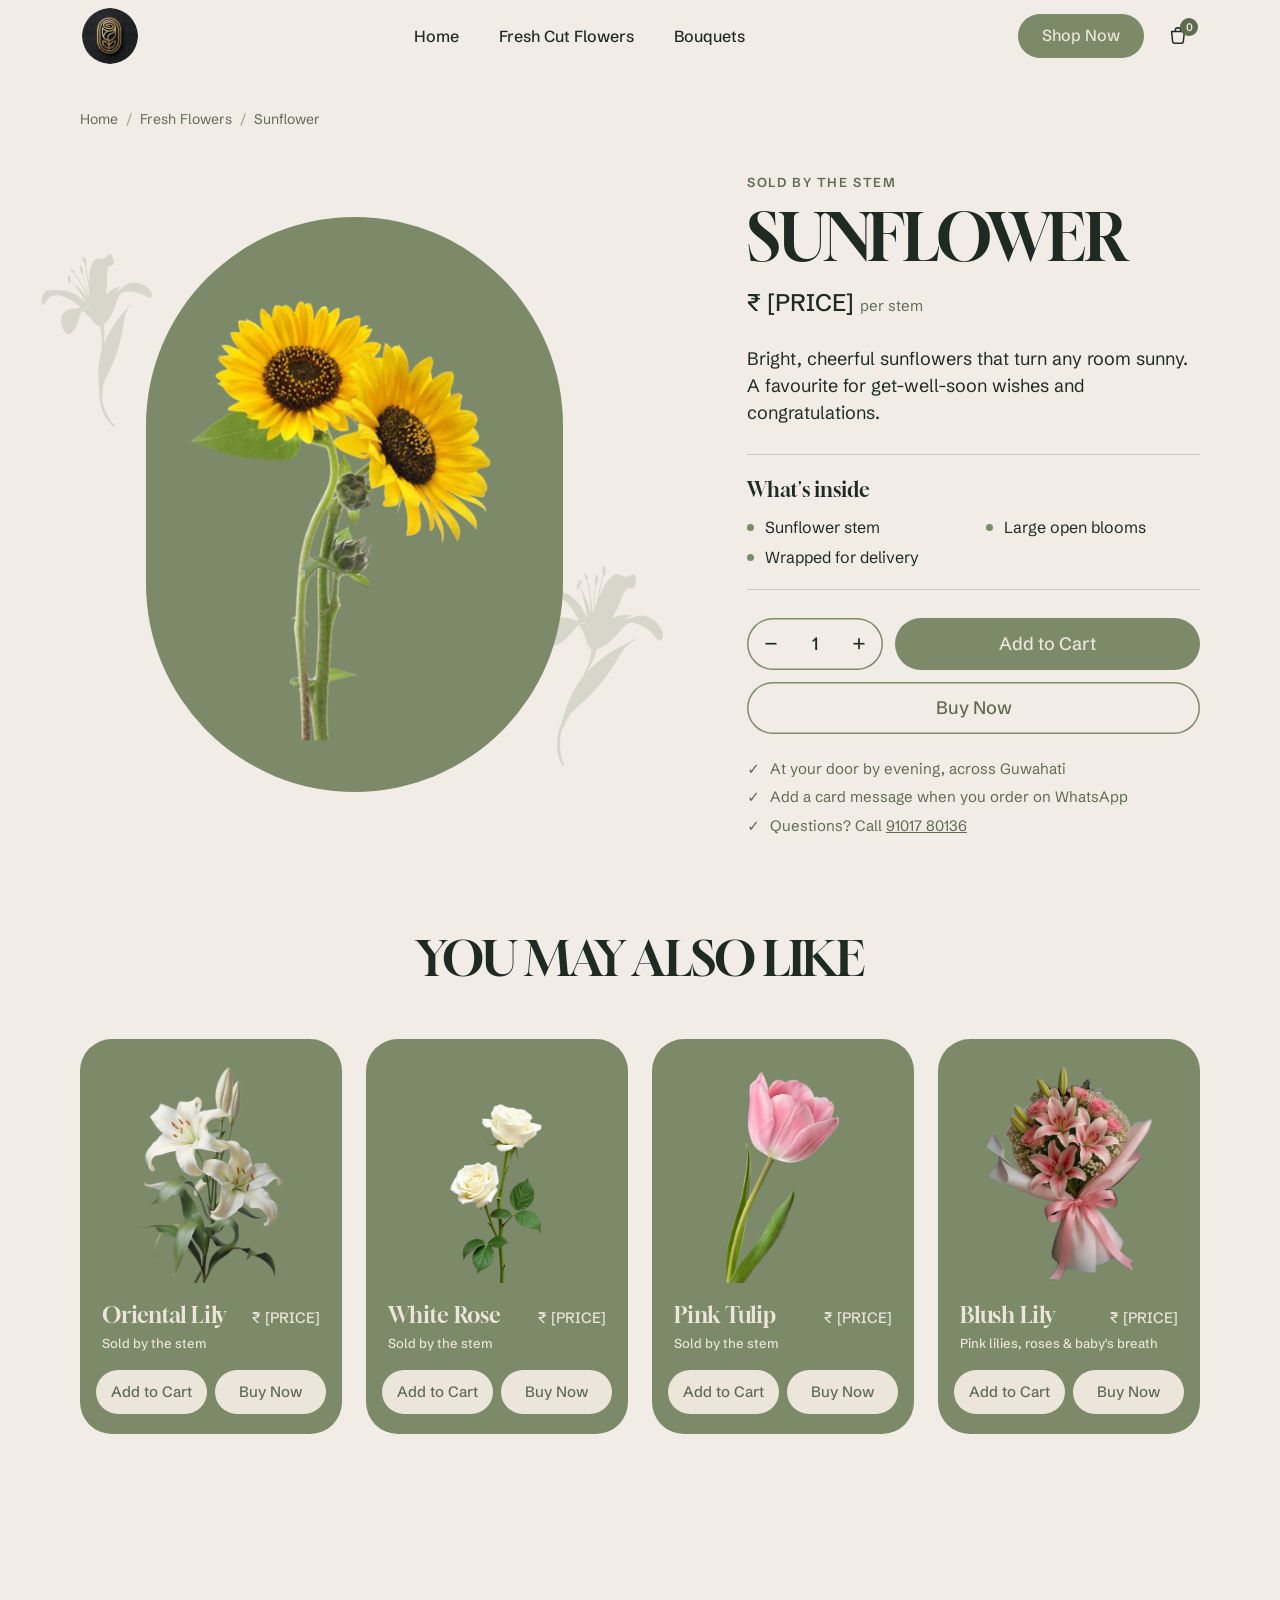
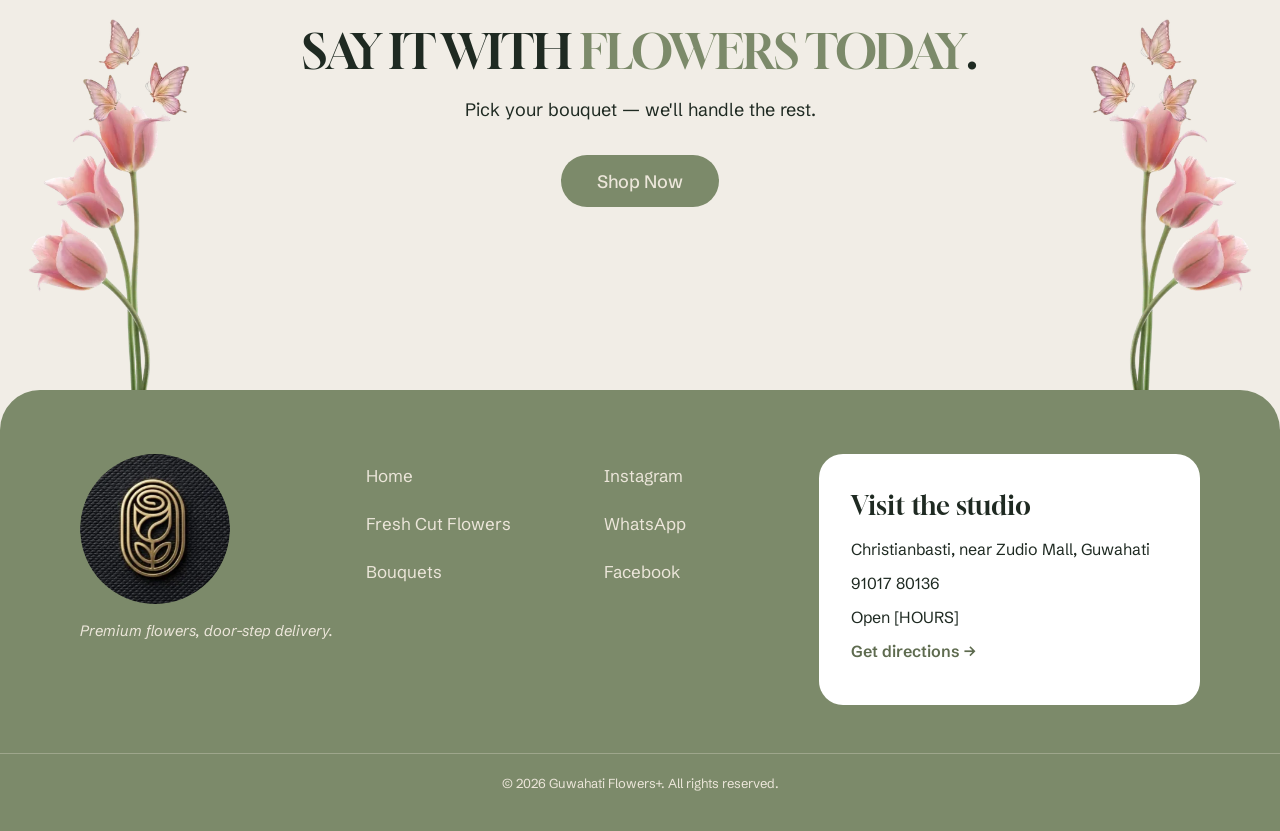
<file: site/products/sunflower.html>
<!doctype html>
<html lang="en">
<head>
  <meta charset="utf-8">
  <meta name="viewport" content="width=device-width, initial-scale=1">
  <title>Sunflower Stem | Guwahati Flowers+</title>
  <meta name="description" content="Sunflower — sold by the stem. Bright, cheerful sunflowers that turn any room sunny. Same-day delivery in Guwahati from Guwahati Flowers+.">
  <meta property="og:type" content="product">
  <meta property="og:title" content="Sunflower Stem | Guwahati Flowers+">
  <meta property="og:description" content="Bright, cheerful sunflowers that turn any room sunny. A favourite for get-well-soon wishes and congratulations.">
  <meta property="og:image" content="../img/stem-sunflower.webp">
  <meta name="theme-color" content="#7C8A6A">
  <link rel="icon" type="image/png" href="../img/logo.png">
  <link rel="apple-touch-icon" href="../img/logo.png">
  <link rel="preconnect" href="https://fonts.googleapis.com">
  <link rel="preconnect" href="https://fonts.gstatic.com" crossorigin>
  <link href="https://fonts.googleapis.com/css2?family=Gloock&family=Schibsted+Grotesk:wght@400;500;600&display=swap" rel="stylesheet">
  <link rel="stylesheet" href="../css/styles.css">
  <script>document.documentElement.classList.add('js');</script>
</head>
<body>
  <!-- Generated by tools/build_products.py — edit that script, not this file. -->
  <a class="skip-link" href="#main">Skip to content</a>

  <header class="site-header" id="top">
    <div class="container nav">
      <a class="nav__logo" href="../index.html" aria-label="Guwahati Flowers+ home">
        <picture>
          <source srcset="../img/logo.webp" type="image/webp">
          <img src="../img/logo.png" alt="Guwahati Flowers+" width="40" height="40">
        </picture>
      </a>
      <nav class="nav__menu" id="nav-menu" aria-label="Main">
        <ul class="nav__links">
          <li><a href="../index.html">Home</a></li>
          <li><a href="../index.html#fresh">Fresh Cut Flowers</a></li>
          <li><a href="../index.html#bouquets">Bouquets</a></li>
        </ul>
        <a class="btn btn--sage nav__cta-mobile" href="../index.html#bouquets">Shop Now</a>
      </nav>
      <div class="nav__actions">
        <a class="btn btn--sage nav__cta" href="../index.html#bouquets">Shop Now</a>
        <span class="cart" aria-label="Cart items: 0" role="status">
          <svg viewBox="0 0 24 24" width="22" height="22" aria-hidden="true"><path fill="none" stroke="currentColor" stroke-width="1.6" stroke-linecap="round" stroke-linejoin="round" d="M5 7h14l-1.2 11.2a2 2 0 0 1-2 1.8H8.2a2 2 0 0 1-2-1.8L5 7Zm4 0V6a3 3 0 0 1 6 0v1"/></svg>
          <span class="cart__count" data-cart-count>0</span>
        </span>
        <button class="nav__toggle" type="button" aria-expanded="false" aria-controls="nav-menu" aria-label="Open menu">
          <span></span><span></span><span></span>
        </button>
      </div>
    </div>
  </header>

  <main id="main">
    <section class="product" aria-labelledby="product-title" data-name="Sunflower" data-kind="stem">
      <div class="container">
        <nav class="breadcrumb" aria-label="Breadcrumb">
          <ol>
            <li><a href="../index.html">Home</a></li>
            <li><a href="../index.html#fresh">Fresh Flowers</a></li>
            <li aria-current="page">Sunflower</li>
          </ol>
        </nav>
        <div class="product__grid">
          <div class="product__media">
            <svg width="0" height="0" style="position:absolute" aria-hidden="true"><symbol id="lily-sprig" viewBox="0 0 119 188"><path d="M49.7207 186.848L49.7012 187.297L47.7481 185.636L45.7169 183.185L43.632 179.381L41.2006 173.199L40.2731 168.658L39.5995 163.453L39.59 158.501L39.8687 152.1L40.6843 148.872L41.3536 143.838L41.8763 139.585L42.5504 134.438L43.1707 130.527L44.6848 124.179L46.0426 118.837L48.836 111.532L52.191 104.252L53.871 99.2615L54.7453 94.6862L55.981 89.564L56.1863 84.847L56.416 82.1565L56.1721 77.42L55.8596 76.8438L54.7707 76.0087L53.5696 75.1688L51.6458 72.8346L49.6635 69.2602L46.8463 64.1866L43.7898 59.4402L42.0515 58.0142L40.7087 57.8433L40.6062 57.6138L40.7282 57.394L41.4461 56.4126L43.1747 55.4751L44.5566 54.7476L46.5733 54.948L48.5558 55.9344L50.4014 57.4775L53.4971 61.3255L51.8077 58.7765L50.8556 57.3848L49.5616 56.0907L47.8136 54.8894L46.0411 54.2497L44.5762 54.2984L42.8671 54.7866L41.4754 55.7387L40.4109 56.9301L39.5807 57.9067L38.7114 59.7817L35.7765 65.1675L33.4911 68.5562L29.6576 73.9028L25.3213 77.8774L22.9237 78.6732L20.9071 78.4729L19.0614 76.9297L17.5917 74.5028L16.9033 72.2224L16.547 70.069L16.3421 67.022L16.523 62.8666L17.573 59.4241L19.3945 56.3528L22.1926 54.1117L24.8246 53.101L29.2388 52.5055L33.946 52.9355L39.4393 53.3997L40.0058 53.3118L39.498 52.052L35.8702 47.5057L32.1105 43.4038L26.6809 38.8916L21.1925 35.7272L18.087 34.6918L15.0596 34.4475L12.5888 34.3399L9.17553 35.204L6.47509 37.787L3.33032 40.2381L0.996145 42.1619L3.52656e-05 41.7809L0.0733695 40.0963L0.278568 37.9673L0.810914 36.0776L1.92436 33.7632L3.62379 30.9116L6.89554 28.1285L10.6408 27.3913L13.1018 27.7235L17.9945 29.0617L21.1001 30.0971L22.9946 30.5171L25.5631 30.9665L29.1081 32.246L35.568 36.3529L39.2692 39.2146L42.0425 42.7109L44.811 46.3196L46.6176 48.7612L46.6371 48.312L46.3735 46.6127L45.2457 44.0881L44.4597 41.4659L42.3457 35.7478L40.5977 31.9585L38.9621 28.1741L37.1751 25.2833L35.6957 23.081L35.1537 22.6073L34.8168 22.5926L34.3919 24.5995L34.0109 25.5956L33.5617 25.5761L33.1467 24.7704L32.9954 23.0759L33.1176 20.2682L33.8844 18.1637L34.6316 16.5084L35.7644 16.3327L36.2966 17.031L36.2526 18.0418L35.5933 20.2635L35.5297 21.7235L37.0141 23.8135L39.4603 27.0706L43.0588 32.2907L45.6954 36.3437L49.7185 44.7329L49.6306 44.1665L49.1571 42.1205L48.21 38.0285L47.7462 35.7579L46.9602 33.1357L45.7885 29.0339L44.6022 25.269L43.4158 21.5042L41.79 17.4952L40.877 15.205L40.3154 15.1805L39.6807 14.2527L38.9336 13.32L38.3087 12.1676L38.0255 10.9176L38.0793 9.68217L38.5285 9.70172L39.51 10.4196L40.6769 12.0457L41.7462 13.33L41.9317 14.2382L41.6778 14.9023L41.7559 15.6933L43.6161 19.4875L48.5032 33.8779L50.8662 41.6323L52.2332 46.4177L51.6815 43.5806L51.0177 38.1507L50.1637 29.3369L49.5196 20.8697L49.3829 18.8384L49.2951 18.2719L48.9973 17.3588L48.4016 15.5325L48.265 13.5012L48.4507 11.8215L48.5142 10.3615L48.9098 9.02842L49.2663 8.59385L49.7204 8.5011L50.3405 9.76583L50.7311 11.1331L50.897 12.4906L50.936 14.1801L50.6917 17.2075L50.2278 17.5249L49.9787 18.0767L50.1496 19.3218L50.2471 22.2516L50.7107 27.1102L51.1743 31.9688L51.7551 36.72L52.1162 41.3491L52.4579 43.8395L52.4872 43.1656L52.5752 41.1441L52.7561 36.9886L53.2495 33.4094L53.5426 31.8469L53.6503 26.7881L53.9046 18.3601L54.0953 13.9801L54.3495 8.14L54.3886 7.24154L54.2129 6.10867L53.505 4.27751L53.1193 2.79795L52.7287 1.43069L52.8899 0.312491L53.4661 9.77833e-06L54.1302 0.253961L54.7845 0.732528L55.8489 2.12912L56.4739 3.28154L56.7326 5.09314L56.5029 7.78366L56.122 8.77977L55.7802 8.87741L55.3505 8.40862L55.1259 8.39884L54.749 24.8106L54.5975 28.2921L55.159 28.3166L55.2226 26.8566L55.9308 23.5117L56.5999 21.0654L57.9039 16.9589L59.7596 13.1014L61.8204 9.70296L63.8421 7.20297L65.9321 5.71865L67.5338 5.11325L69.443 5.19636L71.3376 5.6164L72.8903 6.13408L75.0242 6.22697L76.3719 6.28564L77.4022 5.8804L78.1054 5.23588L79.3848 4.27889L80.6495 3.65881L81.7971 3.14616L82.8127 3.07785L83.594 3.22438L84.3508 3.93246L84.966 5.30949L85.2345 6.89648L85.6249 10.8517L85.1853 13.1955L84.443 14.7385L83.0513 15.6906L81.5864 15.7394L80.0141 15.6709L79.2084 16.086L78.1634 16.8281L76.9132 19.6992L75.8583 23.254L74.5835 29.2747L73.0646 35.7348L69.9634 44.9391L69.9487 45.276L70.2856 45.2907L72.4879 43.8112L75.3641 42.3611L79.0215 41.0576L83.2258 40.1154L87.8403 40.0912L87.142 40.6234L85.8724 41.3558L84.0363 42.176L82.4249 43.0061L81.6094 43.6457L82.3906 43.7922L83.4063 43.7239L84.9982 43.3431L86.8342 42.5229L88.5629 41.5854L91.4537 39.7984L95.8973 38.5291L100.062 38.4853L103.632 39.2033L106.181 40.1019L109.159 41.4693L111.996 43.5057L114.477 45.9766L116.933 49.0091L118.168 51.6508L118.544 53.355L118.446 55.6012L117.938 56.9293L117.225 57.7985L116.424 58.1012L114.964 58.0376L114.085 57.5493L112.562 56.3578L109.955 54.2189L106.024 51.4598L101.839 49.3647L98.6312 48.0999L95.0765 47.045L91.7268 46.4491L88.8068 46.322L87.6739 46.4977L86.0625 47.3277L84.7831 48.2847L83.7234 49.3638L82.6637 50.4429L80.3832 53.7192L76.9941 59.1978L73.1411 64.9937L69.8058 69.2368L66.2899 72.4594L62.2173 75.5452L60.8403 76.1604L60.4982 81.434L59.3504 87.1227L58.022 91.7907L56.0978 97.2205L56.2003 97.45L56.9084 96.6932L58.9643 93.4071L62.2947 89.2762L66.2209 84.3837L69.0581 81.2441L72.8133 77.6943L78.3216 72.6456L84.7186 67.8606L88.5714 64.6527L90.9056 62.7289L94.3824 60.4048L95.1685 60.439L95.1588 60.6636L93.6548 61.6109L90.383 64.394L86.4324 69.8481L84.4741 73.476L82.1983 79.2281L79.1607 86.9723L76.0254 94.3748L73.4274 99.7752L68.9102 107.905L62.9671 117.773L57.8298 124.639L52.5851 131.387L48.1657 137.27L45.7874 142.793L44.7325 146.348L43.5163 151.021L42.2759 153.667L42.1047 160.186L42.2949 163.57L42.827 166.856L44.6186 174.811L47.05 180.993L50.3067 186.31L50.3946 186.877L49.7207 186.848Z"/></symbol></svg>
            <svg class="product__sprig product__sprig--a" viewBox="0 0 119 188" aria-hidden="true"><use href="#lily-sprig"/></svg>
            <svg class="product__sprig product__sprig--b" viewBox="0 0 119 188" aria-hidden="true"><use href="#lily-sprig"/></svg>
            <div class="product__panel"></div>
            <img class="product__img" src="../img/stem-sunflower.webp" alt="Sunflower — a single sunflower stem" width="423" height="547" fetchpriority="high">
          </div>
          <div class="product__info">
            <p class="product__eyebrow load-in" style="--i:0">Sold by the stem</p>
            <h1 class="product__title load-in" style="--i:1" id="product-title">Sunflower</h1>
            <p class="product__price load-in" style="--i:2">₹ [PRICE] <span>per stem</span></p>
            <p class="product__lead load-in" style="--i:3">Bright, cheerful sunflowers that turn any room sunny. A favourite for get-well-soon wishes and congratulations.</p>
            <div class="product__includes load-in" style="--i:4">
              <h2>What's inside</h2>
              <ul>
              <li>Sunflower stem</li>
              <li>Large open blooms</li>
              <li>Wrapped for delivery</li>
              </ul>
            </div>
            <div class="product__buy load-in" style="--i:5">
              <div class="qty" role="group" aria-label="Quantity">
                <button class="qty__btn" type="button" data-qty="-1" aria-label="Decrease quantity">−</button>
                <input class="qty__input" type="number" inputmode="numeric" min="1" max="99" value="1" aria-label="Number of stems">
                <button class="qty__btn" type="button" data-qty="1" aria-label="Increase quantity">+</button>
              </div>
              <button class="btn btn--sage btn--lg" type="button" data-add>Add to Cart</button>
              <a class="btn btn--outline btn--lg" data-buy target="_blank" rel="noopener" href="#">Buy Now</a>
            </div>
            <ul class="product__notes load-in" style="--i:6">
              <li>At your door by evening, across Guwahati</li>
              <li>Add a card message when you order on WhatsApp</li>
              <li>Questions? Call <a href="tel:+919101780136">91017 80136</a></li>
            </ul>
          </div>
        </div>
      </div>
    </section>

    <section class="section related" aria-labelledby="related-title">
      <div class="container">
        <h2 class="section__title reveal" id="related-title">You may also like</h2>
        <ul class="cards" role="list">
          <li class="card reveal" data-name="Oriental Lily" data-kind="stem">
            <a class="card__media" href="oriental-lily.html" tabindex="-1" aria-hidden="true"><img src="../img/stem-lily.webp" alt="" width="346" height="499" loading="lazy"></a>
            <div class="card__head"><h3 class="card__name"><a href="oriental-lily.html">Oriental Lily</a></h3><span class="card__price">₹ [PRICE]</span></div>
            <p class="card__desc">Sold by the stem</p>
            <div class="card__actions"><button class="btn btn--cream" type="button" data-add>Add to Cart</button><a class="btn btn--cream" data-buy target="_blank" rel="noopener" href="#">Buy Now</a></div>
          </li>
          <li class="card reveal" data-name="White Rose" data-kind="stem">
            <a class="card__media" href="white-rose.html" tabindex="-1" aria-hidden="true"><img src="../img/stem-rose.webp" alt="" width="302" height="527" loading="lazy"></a>
            <div class="card__head"><h3 class="card__name"><a href="white-rose.html">White Rose</a></h3><span class="card__price">₹ [PRICE]</span></div>
            <p class="card__desc">Sold by the stem</p>
            <div class="card__actions"><button class="btn btn--cream" type="button" data-add>Add to Cart</button><a class="btn btn--cream" data-buy target="_blank" rel="noopener" href="#">Buy Now</a></div>
          </li>
          <li class="card reveal" data-name="Pink Tulip" data-kind="stem">
            <a class="card__media" href="pink-tulip.html" tabindex="-1" aria-hidden="true"><img src="../img/stem-tulip.webp" alt="" width="310" height="551" loading="lazy"></a>
            <div class="card__head"><h3 class="card__name"><a href="pink-tulip.html">Pink Tulip</a></h3><span class="card__price">₹ [PRICE]</span></div>
            <p class="card__desc">Sold by the stem</p>
            <div class="card__actions"><button class="btn btn--cream" type="button" data-add>Add to Cart</button><a class="btn btn--cream" data-buy target="_blank" rel="noopener" href="#">Buy Now</a></div>
          </li>
          <li class="card reveal" data-name="Blush Lily">
            <a class="card__media" href="blush-lily.html" tabindex="-1" aria-hidden="true"><img src="../img/hero-bouquet-white.webp" alt="" width="376" height="483" loading="lazy"></a>
            <div class="card__head"><h3 class="card__name"><a href="blush-lily.html">Blush Lily</a></h3><span class="card__price">₹ [PRICE]</span></div>
            <p class="card__desc">Pink lilies, roses &amp; baby&#x27;s breath</p>
            <div class="card__actions"><button class="btn btn--cream" type="button" data-add>Add to Cart</button><a class="btn btn--cream" data-buy target="_blank" rel="noopener" href="#">Buy Now</a></div>
          </li>
        </ul>
      </div>
    </section>

    <section class="cta" aria-labelledby="cta-title">
      <div class="cta__art cta__art--left" aria-hidden="true">
        <img class="cta__tulips" src="../img/cta-tulips.webp" alt="" width="333" height="499" loading="lazy">
        <img class="cta__butterflies" src="../img/cta-butterflies.webp" alt="" width="298" height="529" loading="lazy">
      </div>
      <div class="cta__art cta__art--right" aria-hidden="true">
        <img class="cta__tulips" src="../img/cta-tulips.webp" alt="" width="333" height="499" loading="lazy">
        <img class="cta__butterflies" src="../img/cta-butterflies.webp" alt="" width="298" height="529" loading="lazy">
      </div>
      <div class="container cta__inner">
        <h2 class="section__title reveal" id="cta-title">Say it with <span class="accent">flowers today</span>.</h2>
        <p class="cta__body reveal">Pick your bouquet — we'll handle the rest.</p>
        <div class="reveal"><a class="btn btn--sage btn--lg" href="../index.html#bouquets">Shop Now</a></div>
      </div>
    </section>
  </main>

  <footer class="footer">
    <div class="container footer__grid">
      <div class="footer__brand">
        <picture>
          <source srcset="../img/logo.webp" type="image/webp">
          <img class="footer__logo" src="../img/logo.png" alt="Guwahati Flowers+" width="150" height="150" loading="lazy">
        </picture>
        <p class="footer__tagline"><em>Premium flowers, door-step delivery.</em></p>
      </div>
      <nav class="footer__col" aria-label="Footer">
        <ul>
          <li><a href="../index.html">Home</a></li>
          <li><a href="../index.html#fresh">Fresh Cut Flowers</a></li>
          <li><a href="../index.html#bouquets">Bouquets</a></li>
        </ul>
      </nav>
      <div class="footer__col">
        <ul aria-label="Social">
          <li><a href="https://www.instagram.com/guwahati_flowers" target="_blank" rel="noopener">Instagram</a></li>
          <li><a href="https://wa.me/919101780136" target="_blank" rel="noopener">WhatsApp</a></li>
          <li><a href="#" data-placeholder>Facebook</a></li>
        </ul>
      </div>
      <address class="visit">
        <h2 class="visit__title">Visit the studio</h2>
        <p>Christianbasti, near Zudio Mall, Guwahati</p>
        <p><a href="tel:+919101780136">91017 80136</a></p>
        <p>Open [HOURS]</p>
        <p><a class="visit__link" href="https://www.google.com/maps/search/?api=1&amp;query=Guwahati%20Flowers%2B%20Christianbasti" target="_blank" rel="noopener">Get directions →</a></p>
      </address>
    </div>
    <p class="container footer__legal">© 2026 Guwahati Flowers+. All rights reserved.</p>
  </footer>

  <div class="toast" role="status" aria-live="polite"></div>
  <script src="../js/main.js" defer></script>
</body>
</html>
</file>
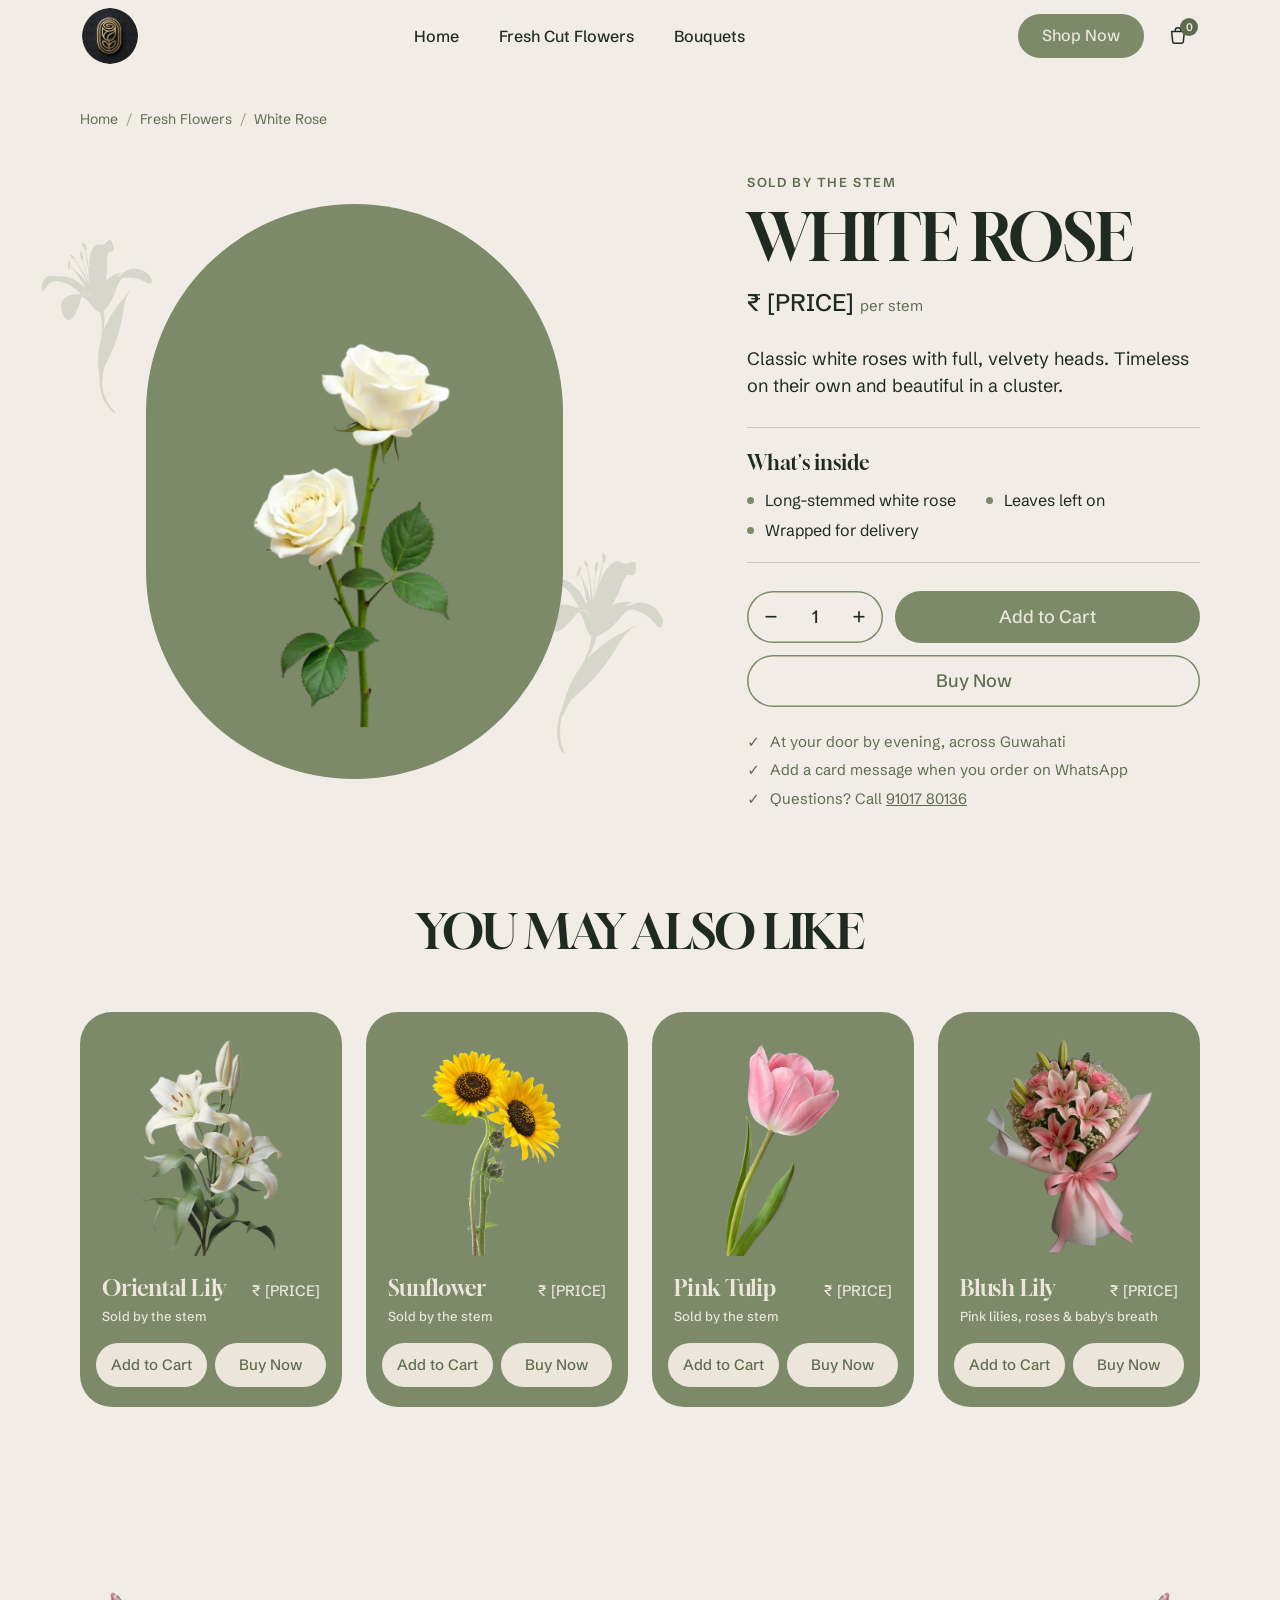
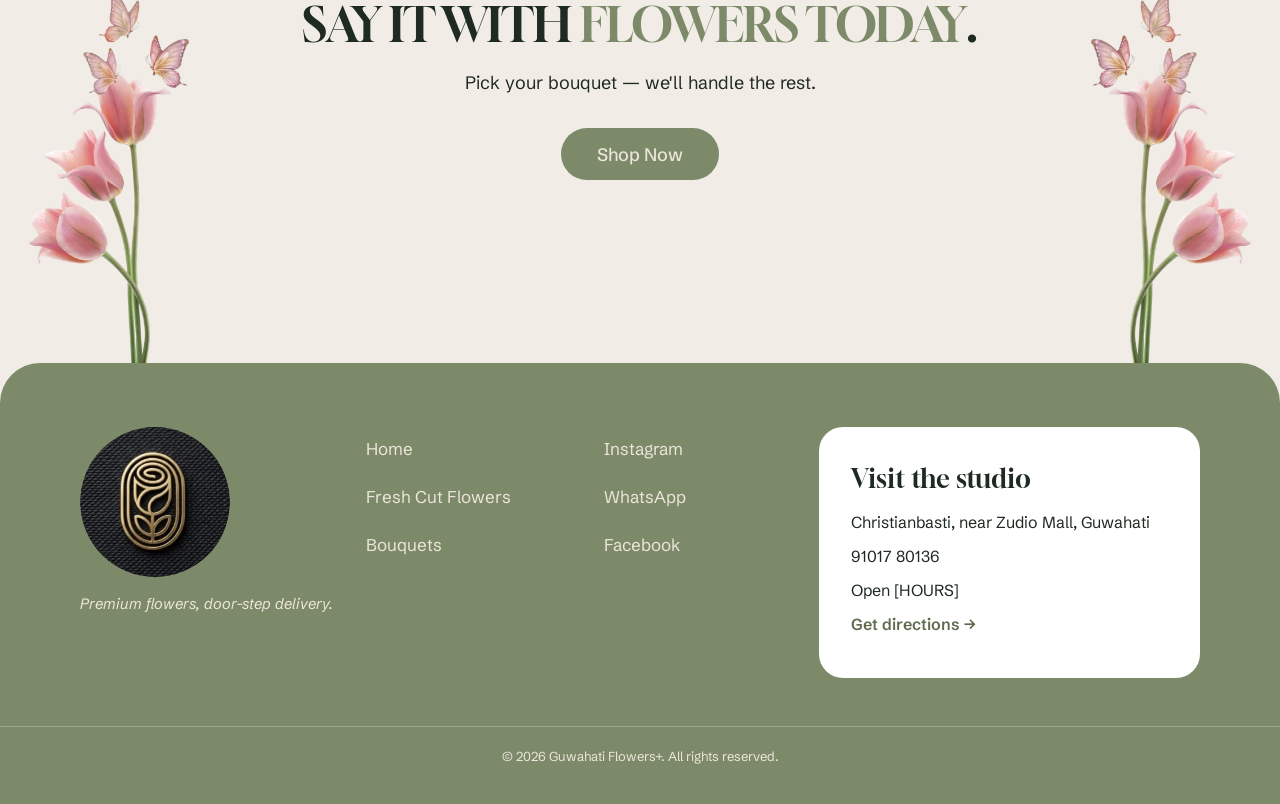
<file: site/products/white-rose.html>
<!doctype html>
<html lang="en">
<head>
  <meta charset="utf-8">
  <meta name="viewport" content="width=device-width, initial-scale=1">
  <title>White Rose Stem | Guwahati Flowers+</title>
  <meta name="description" content="White Rose — sold by the stem. Classic white roses with full, velvety heads. Same-day delivery in Guwahati from Guwahati Flowers+.">
  <meta property="og:type" content="product">
  <meta property="og:title" content="White Rose Stem | Guwahati Flowers+">
  <meta property="og:description" content="Classic white roses with full, velvety heads. Timeless on their own and beautiful in a cluster.">
  <meta property="og:image" content="../img/stem-rose.webp">
  <meta name="theme-color" content="#7C8A6A">
  <link rel="icon" type="image/png" href="../img/logo.png">
  <link rel="apple-touch-icon" href="../img/logo.png">
  <link rel="preconnect" href="https://fonts.googleapis.com">
  <link rel="preconnect" href="https://fonts.gstatic.com" crossorigin>
  <link href="https://fonts.googleapis.com/css2?family=Gloock&family=Schibsted+Grotesk:wght@400;500;600&display=swap" rel="stylesheet">
  <link rel="stylesheet" href="../css/styles.css">
  <script>document.documentElement.classList.add('js');</script>
</head>
<body>
  <!-- Generated by tools/build_products.py — edit that script, not this file. -->
  <a class="skip-link" href="#main">Skip to content</a>

  <header class="site-header" id="top">
    <div class="container nav">
      <a class="nav__logo" href="../index.html" aria-label="Guwahati Flowers+ home">
        <picture>
          <source srcset="../img/logo.webp" type="image/webp">
          <img src="../img/logo.png" alt="Guwahati Flowers+" width="40" height="40">
        </picture>
      </a>
      <nav class="nav__menu" id="nav-menu" aria-label="Main">
        <ul class="nav__links">
          <li><a href="../index.html">Home</a></li>
          <li><a href="../index.html#fresh">Fresh Cut Flowers</a></li>
          <li><a href="../index.html#bouquets">Bouquets</a></li>
        </ul>
        <a class="btn btn--sage nav__cta-mobile" href="../index.html#bouquets">Shop Now</a>
      </nav>
      <div class="nav__actions">
        <a class="btn btn--sage nav__cta" href="../index.html#bouquets">Shop Now</a>
        <span class="cart" aria-label="Cart items: 0" role="status">
          <svg viewBox="0 0 24 24" width="22" height="22" aria-hidden="true"><path fill="none" stroke="currentColor" stroke-width="1.6" stroke-linecap="round" stroke-linejoin="round" d="M5 7h14l-1.2 11.2a2 2 0 0 1-2 1.8H8.2a2 2 0 0 1-2-1.8L5 7Zm4 0V6a3 3 0 0 1 6 0v1"/></svg>
          <span class="cart__count" data-cart-count>0</span>
        </span>
        <button class="nav__toggle" type="button" aria-expanded="false" aria-controls="nav-menu" aria-label="Open menu">
          <span></span><span></span><span></span>
        </button>
      </div>
    </div>
  </header>

  <main id="main">
    <section class="product" aria-labelledby="product-title" data-name="White Rose" data-kind="stem">
      <div class="container">
        <nav class="breadcrumb" aria-label="Breadcrumb">
          <ol>
            <li><a href="../index.html">Home</a></li>
            <li><a href="../index.html#fresh">Fresh Flowers</a></li>
            <li aria-current="page">White Rose</li>
          </ol>
        </nav>
        <div class="product__grid">
          <div class="product__media">
            <svg width="0" height="0" style="position:absolute" aria-hidden="true"><symbol id="lily-sprig" viewBox="0 0 119 188"><path d="M49.7207 186.848L49.7012 187.297L47.7481 185.636L45.7169 183.185L43.632 179.381L41.2006 173.199L40.2731 168.658L39.5995 163.453L39.59 158.501L39.8687 152.1L40.6843 148.872L41.3536 143.838L41.8763 139.585L42.5504 134.438L43.1707 130.527L44.6848 124.179L46.0426 118.837L48.836 111.532L52.191 104.252L53.871 99.2615L54.7453 94.6862L55.981 89.564L56.1863 84.847L56.416 82.1565L56.1721 77.42L55.8596 76.8438L54.7707 76.0087L53.5696 75.1688L51.6458 72.8346L49.6635 69.2602L46.8463 64.1866L43.7898 59.4402L42.0515 58.0142L40.7087 57.8433L40.6062 57.6138L40.7282 57.394L41.4461 56.4126L43.1747 55.4751L44.5566 54.7476L46.5733 54.948L48.5558 55.9344L50.4014 57.4775L53.4971 61.3255L51.8077 58.7765L50.8556 57.3848L49.5616 56.0907L47.8136 54.8894L46.0411 54.2497L44.5762 54.2984L42.8671 54.7866L41.4754 55.7387L40.4109 56.9301L39.5807 57.9067L38.7114 59.7817L35.7765 65.1675L33.4911 68.5562L29.6576 73.9028L25.3213 77.8774L22.9237 78.6732L20.9071 78.4729L19.0614 76.9297L17.5917 74.5028L16.9033 72.2224L16.547 70.069L16.3421 67.022L16.523 62.8666L17.573 59.4241L19.3945 56.3528L22.1926 54.1117L24.8246 53.101L29.2388 52.5055L33.946 52.9355L39.4393 53.3997L40.0058 53.3118L39.498 52.052L35.8702 47.5057L32.1105 43.4038L26.6809 38.8916L21.1925 35.7272L18.087 34.6918L15.0596 34.4475L12.5888 34.3399L9.17553 35.204L6.47509 37.787L3.33032 40.2381L0.996145 42.1619L3.52656e-05 41.7809L0.0733695 40.0963L0.278568 37.9673L0.810914 36.0776L1.92436 33.7632L3.62379 30.9116L6.89554 28.1285L10.6408 27.3913L13.1018 27.7235L17.9945 29.0617L21.1001 30.0971L22.9946 30.5171L25.5631 30.9665L29.1081 32.246L35.568 36.3529L39.2692 39.2146L42.0425 42.7109L44.811 46.3196L46.6176 48.7612L46.6371 48.312L46.3735 46.6127L45.2457 44.0881L44.4597 41.4659L42.3457 35.7478L40.5977 31.9585L38.9621 28.1741L37.1751 25.2833L35.6957 23.081L35.1537 22.6073L34.8168 22.5926L34.3919 24.5995L34.0109 25.5956L33.5617 25.5761L33.1467 24.7704L32.9954 23.0759L33.1176 20.2682L33.8844 18.1637L34.6316 16.5084L35.7644 16.3327L36.2966 17.031L36.2526 18.0418L35.5933 20.2635L35.5297 21.7235L37.0141 23.8135L39.4603 27.0706L43.0588 32.2907L45.6954 36.3437L49.7185 44.7329L49.6306 44.1665L49.1571 42.1205L48.21 38.0285L47.7462 35.7579L46.9602 33.1357L45.7885 29.0339L44.6022 25.269L43.4158 21.5042L41.79 17.4952L40.877 15.205L40.3154 15.1805L39.6807 14.2527L38.9336 13.32L38.3087 12.1676L38.0255 10.9176L38.0793 9.68217L38.5285 9.70172L39.51 10.4196L40.6769 12.0457L41.7462 13.33L41.9317 14.2382L41.6778 14.9023L41.7559 15.6933L43.6161 19.4875L48.5032 33.8779L50.8662 41.6323L52.2332 46.4177L51.6815 43.5806L51.0177 38.1507L50.1637 29.3369L49.5196 20.8697L49.3829 18.8384L49.2951 18.2719L48.9973 17.3588L48.4016 15.5325L48.265 13.5012L48.4507 11.8215L48.5142 10.3615L48.9098 9.02842L49.2663 8.59385L49.7204 8.5011L50.3405 9.76583L50.7311 11.1331L50.897 12.4906L50.936 14.1801L50.6917 17.2075L50.2278 17.5249L49.9787 18.0767L50.1496 19.3218L50.2471 22.2516L50.7107 27.1102L51.1743 31.9688L51.7551 36.72L52.1162 41.3491L52.4579 43.8395L52.4872 43.1656L52.5752 41.1441L52.7561 36.9886L53.2495 33.4094L53.5426 31.8469L53.6503 26.7881L53.9046 18.3601L54.0953 13.9801L54.3495 8.14L54.3886 7.24154L54.2129 6.10867L53.505 4.27751L53.1193 2.79795L52.7287 1.43069L52.8899 0.312491L53.4661 9.77833e-06L54.1302 0.253961L54.7845 0.732528L55.8489 2.12912L56.4739 3.28154L56.7326 5.09314L56.5029 7.78366L56.122 8.77977L55.7802 8.87741L55.3505 8.40862L55.1259 8.39884L54.749 24.8106L54.5975 28.2921L55.159 28.3166L55.2226 26.8566L55.9308 23.5117L56.5999 21.0654L57.9039 16.9589L59.7596 13.1014L61.8204 9.70296L63.8421 7.20297L65.9321 5.71865L67.5338 5.11325L69.443 5.19636L71.3376 5.6164L72.8903 6.13408L75.0242 6.22697L76.3719 6.28564L77.4022 5.8804L78.1054 5.23588L79.3848 4.27889L80.6495 3.65881L81.7971 3.14616L82.8127 3.07785L83.594 3.22438L84.3508 3.93246L84.966 5.30949L85.2345 6.89648L85.6249 10.8517L85.1853 13.1955L84.443 14.7385L83.0513 15.6906L81.5864 15.7394L80.0141 15.6709L79.2084 16.086L78.1634 16.8281L76.9132 19.6992L75.8583 23.254L74.5835 29.2747L73.0646 35.7348L69.9634 44.9391L69.9487 45.276L70.2856 45.2907L72.4879 43.8112L75.3641 42.3611L79.0215 41.0576L83.2258 40.1154L87.8403 40.0912L87.142 40.6234L85.8724 41.3558L84.0363 42.176L82.4249 43.0061L81.6094 43.6457L82.3906 43.7922L83.4063 43.7239L84.9982 43.3431L86.8342 42.5229L88.5629 41.5854L91.4537 39.7984L95.8973 38.5291L100.062 38.4853L103.632 39.2033L106.181 40.1019L109.159 41.4693L111.996 43.5057L114.477 45.9766L116.933 49.0091L118.168 51.6508L118.544 53.355L118.446 55.6012L117.938 56.9293L117.225 57.7985L116.424 58.1012L114.964 58.0376L114.085 57.5493L112.562 56.3578L109.955 54.2189L106.024 51.4598L101.839 49.3647L98.6312 48.0999L95.0765 47.045L91.7268 46.4491L88.8068 46.322L87.6739 46.4977L86.0625 47.3277L84.7831 48.2847L83.7234 49.3638L82.6637 50.4429L80.3832 53.7192L76.9941 59.1978L73.1411 64.9937L69.8058 69.2368L66.2899 72.4594L62.2173 75.5452L60.8403 76.1604L60.4982 81.434L59.3504 87.1227L58.022 91.7907L56.0978 97.2205L56.2003 97.45L56.9084 96.6932L58.9643 93.4071L62.2947 89.2762L66.2209 84.3837L69.0581 81.2441L72.8133 77.6943L78.3216 72.6456L84.7186 67.8606L88.5714 64.6527L90.9056 62.7289L94.3824 60.4048L95.1685 60.439L95.1588 60.6636L93.6548 61.6109L90.383 64.394L86.4324 69.8481L84.4741 73.476L82.1983 79.2281L79.1607 86.9723L76.0254 94.3748L73.4274 99.7752L68.9102 107.905L62.9671 117.773L57.8298 124.639L52.5851 131.387L48.1657 137.27L45.7874 142.793L44.7325 146.348L43.5163 151.021L42.2759 153.667L42.1047 160.186L42.2949 163.57L42.827 166.856L44.6186 174.811L47.05 180.993L50.3067 186.31L50.3946 186.877L49.7207 186.848Z"/></symbol></svg>
            <svg class="product__sprig product__sprig--a" viewBox="0 0 119 188" aria-hidden="true"><use href="#lily-sprig"/></svg>
            <svg class="product__sprig product__sprig--b" viewBox="0 0 119 188" aria-hidden="true"><use href="#lily-sprig"/></svg>
            <div class="product__panel"></div>
            <img class="product__img" src="../img/stem-rose.webp" alt="White Rose — a single white rose stem" width="302" height="527" fetchpriority="high">
          </div>
          <div class="product__info">
            <p class="product__eyebrow load-in" style="--i:0">Sold by the stem</p>
            <h1 class="product__title load-in" style="--i:1" id="product-title">White Rose</h1>
            <p class="product__price load-in" style="--i:2">₹ [PRICE] <span>per stem</span></p>
            <p class="product__lead load-in" style="--i:3">Classic white roses with full, velvety heads. Timeless on their own and beautiful in a cluster.</p>
            <div class="product__includes load-in" style="--i:4">
              <h2>What's inside</h2>
              <ul>
              <li>Long-stemmed white rose</li>
              <li>Leaves left on</li>
              <li>Wrapped for delivery</li>
              </ul>
            </div>
            <div class="product__buy load-in" style="--i:5">
              <div class="qty" role="group" aria-label="Quantity">
                <button class="qty__btn" type="button" data-qty="-1" aria-label="Decrease quantity">−</button>
                <input class="qty__input" type="number" inputmode="numeric" min="1" max="99" value="1" aria-label="Number of stems">
                <button class="qty__btn" type="button" data-qty="1" aria-label="Increase quantity">+</button>
              </div>
              <button class="btn btn--sage btn--lg" type="button" data-add>Add to Cart</button>
              <a class="btn btn--outline btn--lg" data-buy target="_blank" rel="noopener" href="#">Buy Now</a>
            </div>
            <ul class="product__notes load-in" style="--i:6">
              <li>At your door by evening, across Guwahati</li>
              <li>Add a card message when you order on WhatsApp</li>
              <li>Questions? Call <a href="tel:+919101780136">91017 80136</a></li>
            </ul>
          </div>
        </div>
      </div>
    </section>

    <section class="section related" aria-labelledby="related-title">
      <div class="container">
        <h2 class="section__title reveal" id="related-title">You may also like</h2>
        <ul class="cards" role="list">
          <li class="card reveal" data-name="Oriental Lily" data-kind="stem">
            <a class="card__media" href="oriental-lily.html" tabindex="-1" aria-hidden="true"><img src="../img/stem-lily.webp" alt="" width="346" height="499" loading="lazy"></a>
            <div class="card__head"><h3 class="card__name"><a href="oriental-lily.html">Oriental Lily</a></h3><span class="card__price">₹ [PRICE]</span></div>
            <p class="card__desc">Sold by the stem</p>
            <div class="card__actions"><button class="btn btn--cream" type="button" data-add>Add to Cart</button><a class="btn btn--cream" data-buy target="_blank" rel="noopener" href="#">Buy Now</a></div>
          </li>
          <li class="card reveal" data-name="Sunflower" data-kind="stem">
            <a class="card__media" href="sunflower.html" tabindex="-1" aria-hidden="true"><img src="../img/stem-sunflower.webp" alt="" width="423" height="547" loading="lazy"></a>
            <div class="card__head"><h3 class="card__name"><a href="sunflower.html">Sunflower</a></h3><span class="card__price">₹ [PRICE]</span></div>
            <p class="card__desc">Sold by the stem</p>
            <div class="card__actions"><button class="btn btn--cream" type="button" data-add>Add to Cart</button><a class="btn btn--cream" data-buy target="_blank" rel="noopener" href="#">Buy Now</a></div>
          </li>
          <li class="card reveal" data-name="Pink Tulip" data-kind="stem">
            <a class="card__media" href="pink-tulip.html" tabindex="-1" aria-hidden="true"><img src="../img/stem-tulip.webp" alt="" width="310" height="551" loading="lazy"></a>
            <div class="card__head"><h3 class="card__name"><a href="pink-tulip.html">Pink Tulip</a></h3><span class="card__price">₹ [PRICE]</span></div>
            <p class="card__desc">Sold by the stem</p>
            <div class="card__actions"><button class="btn btn--cream" type="button" data-add>Add to Cart</button><a class="btn btn--cream" data-buy target="_blank" rel="noopener" href="#">Buy Now</a></div>
          </li>
          <li class="card reveal" data-name="Blush Lily">
            <a class="card__media" href="blush-lily.html" tabindex="-1" aria-hidden="true"><img src="../img/hero-bouquet-white.webp" alt="" width="376" height="483" loading="lazy"></a>
            <div class="card__head"><h3 class="card__name"><a href="blush-lily.html">Blush Lily</a></h3><span class="card__price">₹ [PRICE]</span></div>
            <p class="card__desc">Pink lilies, roses &amp; baby&#x27;s breath</p>
            <div class="card__actions"><button class="btn btn--cream" type="button" data-add>Add to Cart</button><a class="btn btn--cream" data-buy target="_blank" rel="noopener" href="#">Buy Now</a></div>
          </li>
        </ul>
      </div>
    </section>

    <section class="cta" aria-labelledby="cta-title">
      <div class="cta__art cta__art--left" aria-hidden="true">
        <img class="cta__tulips" src="../img/cta-tulips.webp" alt="" width="333" height="499" loading="lazy">
        <img class="cta__butterflies" src="../img/cta-butterflies.webp" alt="" width="298" height="529" loading="lazy">
      </div>
      <div class="cta__art cta__art--right" aria-hidden="true">
        <img class="cta__tulips" src="../img/cta-tulips.webp" alt="" width="333" height="499" loading="lazy">
        <img class="cta__butterflies" src="../img/cta-butterflies.webp" alt="" width="298" height="529" loading="lazy">
      </div>
      <div class="container cta__inner">
        <h2 class="section__title reveal" id="cta-title">Say it with <span class="accent">flowers today</span>.</h2>
        <p class="cta__body reveal">Pick your bouquet — we'll handle the rest.</p>
        <div class="reveal"><a class="btn btn--sage btn--lg" href="../index.html#bouquets">Shop Now</a></div>
      </div>
    </section>
  </main>

  <footer class="footer">
    <div class="container footer__grid">
      <div class="footer__brand">
        <picture>
          <source srcset="../img/logo.webp" type="image/webp">
          <img class="footer__logo" src="../img/logo.png" alt="Guwahati Flowers+" width="150" height="150" loading="lazy">
        </picture>
        <p class="footer__tagline"><em>Premium flowers, door-step delivery.</em></p>
      </div>
      <nav class="footer__col" aria-label="Footer">
        <ul>
          <li><a href="../index.html">Home</a></li>
          <li><a href="../index.html#fresh">Fresh Cut Flowers</a></li>
          <li><a href="../index.html#bouquets">Bouquets</a></li>
        </ul>
      </nav>
      <div class="footer__col">
        <ul aria-label="Social">
          <li><a href="https://www.instagram.com/guwahati_flowers" target="_blank" rel="noopener">Instagram</a></li>
          <li><a href="https://wa.me/919101780136" target="_blank" rel="noopener">WhatsApp</a></li>
          <li><a href="#" data-placeholder>Facebook</a></li>
        </ul>
      </div>
      <address class="visit">
        <h2 class="visit__title">Visit the studio</h2>
        <p>Christianbasti, near Zudio Mall, Guwahati</p>
        <p><a href="tel:+919101780136">91017 80136</a></p>
        <p>Open [HOURS]</p>
        <p><a class="visit__link" href="https://www.google.com/maps/search/?api=1&amp;query=Guwahati%20Flowers%2B%20Christianbasti" target="_blank" rel="noopener">Get directions →</a></p>
      </address>
    </div>
    <p class="container footer__legal">© 2026 Guwahati Flowers+. All rights reserved.</p>
  </footer>

  <div class="toast" role="status" aria-live="polite"></div>
  <script src="../js/main.js" defer></script>
</body>
</html>
</file>
<file: site/css/styles.css>
:root {
  /* Colour */
  --cream:      #ECE6DA;
  --paper:      #F1EDE6;
  --sage:       #7C8A6A;
  --sage-deep:  #5E6B4F;
  --ink:        #1F2A22;

  /* Type */
  --font-display: "Gloock", Georgia, serif;
  --font-body: "Schibsted Grotesk", system-ui, sans-serif;

  /* Motion */
  --ease: cubic-bezier(0.22, 1, 0.36, 1);
  --ease-inout: cubic-bezier(0.65, 0, 0.35, 1);
  --dur-fast: 240ms;
  --dur: 600ms;
  --dur-slow: 900ms;

  /* Shape */
  --radius-card: 32px;
  --radius-pill: 999px;

  /* Grid */
  --margin: 80px;
  --gutter: 24px;
  --section-pad: 96px;
  --nav-h: 72px;
}

@media (max-width: 1279px) { :root { --margin: 32px; --gutter: 20px; --section-pad: 72px; } }
@media (max-width: 767px)  { :root { --margin: 16px; --gutter: 12px; --section-pad: 56px; --nav-h: 64px; } }

/* ---------- Base ---------- */
*, *::before, *::after { box-sizing: border-box; }
html { scroll-behavior: smooth; scroll-padding-top: var(--nav-h); -webkit-text-size-adjust: 100%; }
body {
  margin: 0;
  background: var(--paper);
  color: var(--ink);
  font-family: var(--font-body);
  font-size: 18px;
  line-height: 1.5;
  overflow-x: hidden;
}
@supports (overflow: clip) { body { overflow-x: clip; } }
img { display: block; max-width: 100%; height: auto; }
a { color: inherit; }
ul { list-style: none; margin: 0; padding: 0; }
h1, h2, h3 { font-family: var(--font-display); font-weight: 400; margin: 0; }
address { font-style: normal; }
:focus-visible { outline: 2px solid var(--ink); outline-offset: 3px; }
.accent { color: var(--sage); }

.skip-link {
  position: absolute; left: 16px; top: -60px; z-index: 100;
  background: var(--ink); color: var(--paper); padding: 12px 16px; border-radius: 8px;
  transition: transform var(--dur-fast) var(--ease);
}
.skip-link:focus { transform: translateY(76px); }

.container {
  width: 100%;
  max-width: 1280px;
  margin-inline: auto;
  padding-inline: var(--margin);
}
@media (min-width: 1280px) { .container { max-width: calc(1280px + 2 * var(--margin)); } }

/* ---------- Buttons ---------- */
.btn {
  display: inline-flex; align-items: center; justify-content: center;
  min-height: 44px; padding: 10px 24px;
  border: 0; border-radius: var(--radius-pill);
  font: 500 16px/1.2 var(--font-body);
  text-decoration: none; white-space: nowrap; cursor: pointer;
  transition: background-color var(--dur-fast) var(--ease), color var(--dur-fast) var(--ease), transform var(--dur-fast) var(--ease);
}
.btn--sage { background: var(--sage); color: var(--cream); }
.btn--sage:focus-visible, .btn--sage:active { background: var(--sage-deep); }
.btn--cream { background: var(--cream); color: var(--sage-deep); }
.btn--lg { min-height: 52px; padding: 12px 36px; font-size: 18px; }

@media (hover: hover) {
  .btn--sage:hover { background: var(--sage-deep); transform: translateY(-2px); }
  .btn--cream:hover { background: #fff; transform: translateY(-2px); }
}

/* ---------- Nav ---------- */
.site-header {
  position: sticky; top: 0; z-index: 50;
  background: var(--paper);
  border-bottom: 1px solid transparent;
  transition: border-color var(--dur-fast) var(--ease);
}
.site-header.is-scrolled { border-bottom-color: var(--sage); }
.nav { display: flex; align-items: center; justify-content: space-between; height: var(--nav-h); gap: 24px; }
.nav__logo { display: block; flex: none; width: 44px; height: 44px; padding: 2px; border-radius: 50%; }
.nav__logo img { width: 40px; height: 40px; border-radius: 50%; object-fit: cover; }
@media (min-width: 900px) {
  .nav__logo { width: 60px; height: 60px; }
  .nav__logo img { width: 56px; height: 56px; }
}
.nav__links { display: flex; gap: 40px; }
.nav__links a {
  position: relative; display: inline-flex; align-items: center; min-height: 44px;
  font-size: 16px; font-weight: 500; text-decoration: none;
}
.nav__links a::after {
  content: ""; position: absolute; left: 0; right: 0; bottom: 10px; height: 1px;
  background: currentColor; transform: scaleX(0); transform-origin: left;
  transition: transform var(--dur-fast) var(--ease);
}
@media (hover: hover) { .nav__links a:hover::after { transform: scaleX(1); } }
.nav__actions { display: flex; align-items: center; gap: 12px; }
.nav__cta-mobile { display: none; }
.cart { position: relative; display: inline-grid; place-items: center; width: 44px; height: 44px; color: var(--ink); }
.cart__count {
  position: absolute; top: 4px; right: 2px;
  min-width: 18px; height: 18px; padding: 0 5px; border-radius: var(--radius-pill);
  background: var(--sage-deep); color: var(--cream);
  font-size: 11px; font-weight: 600; line-height: 18px; text-align: center;
}
.cart__count.is-pop { animation: pop 300ms var(--ease); }
@keyframes pop { 50% { transform: scale(1.25); } }
.nav__toggle { display: none; }

@media (max-width: 899px) {
  .nav__cta { display: none; }
  .nav__toggle {
    display: inline-grid; place-content: center; gap: 5px;
    width: 44px; height: 44px; padding: 0; border: 0; background: none; cursor: pointer; color: var(--ink);
  }
  .nav__toggle span { display: block; width: 22px; height: 2px; background: currentColor; border-radius: 2px; transition: transform var(--dur-fast) var(--ease), opacity var(--dur-fast) var(--ease); }
  .nav__toggle[aria-expanded="true"] span:nth-child(1) { transform: translateY(7px) rotate(45deg); }
  .nav__toggle[aria-expanded="true"] span:nth-child(2) { opacity: 0; }
  .nav__toggle[aria-expanded="true"] span:nth-child(3) { transform: translateY(-7px) rotate(-45deg); }
  .nav__menu {
    position: absolute; top: 100%; left: 0; right: 0;
    background: var(--paper); border-bottom: 1px solid var(--sage);
    padding: 8px var(--margin) 24px;
    opacity: 0; visibility: hidden; transform: translateY(-12px);
    transition: opacity var(--dur-fast) var(--ease), transform var(--dur-fast) var(--ease), visibility 0s linear var(--dur-fast);
  }
  .nav__menu.is-open { opacity: 1; visibility: visible; transform: none; transition-delay: 0s; }
  .nav__links { flex-direction: column; gap: 0; }
  .nav__links a { width: 100%; min-height: 52px; font-size: 18px; border-bottom: 1px solid rgba(124,138,106,.25); }
  .nav__links a::after { display: none; }
  .nav__cta-mobile { display: flex; margin-top: 20px; width: 100%; }
}

/* ---------- Hero ---------- */
.hero { position: relative; padding-block: 48px var(--section-pad); overflow: hidden; }
.hero__grid { position: relative; display: grid; grid-template-columns: repeat(12, 1fr); column-gap: var(--gutter); align-items: center; }
.hero__copy { grid-column: 1 / span 6; position: relative; z-index: 2; }
.hero__title {
  font-size: clamp(36px, 5vw, 72px); line-height: 0.98; letter-spacing: -0.02em; text-transform: uppercase;
}
.hero__title .line { display: block; white-space: nowrap; }
.hero__body { margin: 32px 0 40px; max-width: 30ch; font-size: 18px; font-weight: 400; }
.hero__art { grid-column: 7 / span 6; position: relative; aspect-ratio: 0.98; width: 100%; max-width: 560px; justify-self: center; }
.hero__oval {
  position: absolute; left: 14%; top: 0; width: 68%; height: 100%;
  background: var(--sage); border-radius: var(--radius-pill);
}
.hero__bouquet { position: absolute; height: 80%; width: auto; max-width: none; }
.hero__bouquet--white { left: 0; top: 10%; }
.hero__bouquet--kraft { right: 0; top: 9.5%; z-index: 1; }

.hero__sprigs { position: absolute; inset: 0; pointer-events: none; }
.sprig {
  position: absolute; left: var(--x); top: var(--y);
  width: var(--s); aspect-ratio: 119 / 188;
  height: auto; overflow: visible;
  fill: var(--sage); opacity: .22;
  transform-origin: bottom center;
  rotate: var(--r);
  animation: sway var(--d) var(--ease-inout) infinite alternate;
}
@keyframes sway { from { transform: rotate(-3deg); } to { transform: rotate(3deg); } }

/* Hero load sequence */
.hero__title .line, .load-in { opacity: 0; transform: translateY(24px); animation: rise var(--dur) var(--ease) forwards; }
.hero__title .line:nth-child(1) { animation-delay: 0ms; }
.hero__title .line:nth-child(2) { animation-delay: 80ms; }
.hero__title .line:nth-child(3) { animation-delay: 160ms; }
.load-in { animation-delay: calc(var(--i) * 80ms + 80ms); }
.hero__oval { opacity: 0; scale: .92; animation: oval var(--dur-slow) var(--ease) 100ms forwards; }
.hero__bouquet { opacity: 0; translate: 0 40px; animation: bouquet-in var(--dur-slow) var(--ease) forwards; }
.hero__bouquet--white { animation-delay: 200ms; }
.hero__bouquet--kraft { animation-delay: 320ms; }
@keyframes rise { to { opacity: 1; transform: none; } }
@keyframes oval { to { opacity: 1; scale: 1; } }
@keyframes bouquet-in { to { opacity: 1; translate: 0 0; } }

@media (max-width: 767px) {
  .hero { padding-top: 16px; }
  .hero__grid { grid-template-columns: repeat(4, 1fr); row-gap: 32px; }
  .hero__art { grid-column: 1 / -1; grid-row: 1; width: min(100%, 420px); margin-inline: auto; }
  .hero__copy { grid-column: 1 / -1; text-align: center; }
  .hero__title { font-size: clamp(32px, 10.4vw, 42px); }
  .hero__body { margin: 20px auto 28px; font-size: 16px; }
  .sprig { --s: 64px !important; }
  .sprig:nth-child(2), .sprig:nth-child(4), .sprig:nth-child(5) { display: none; }
  .sprig:nth-child(1) { --x: 2% !important; --y: 2% !important; }
  .sprig:nth-child(3) { --x: 82% !important; --y: 1% !important; }
  .sprig:nth-child(6) { --x: 84% !important; --y: 30% !important; }
}
@media (min-width: 768px) and (max-width: 1279px) {
  .hero__grid { grid-template-columns: repeat(8, 1fr); }
  .hero__copy { grid-column: 1 / span 4; }
  .hero__art { grid-column: 5 / span 4; }
  .sprig:nth-child(1), .sprig:nth-child(2), .sprig:nth-child(5), .sprig:nth-child(6) { display: none; }
}

/* ---------- Sections ---------- */
.section { padding-block: var(--section-pad); }
.section__title {
  font-size: clamp(30px, 4vw, 48px); line-height: 1.05; letter-spacing: -0.02em;
  text-transform: uppercase; text-align: center; margin-bottom: 56px;
}
.section__more { display: flex; justify-content: center; margin-top: 56px; }
@media (max-width: 767px) { .section__title { margin-bottom: 32px; } .section__more { margin-top: 40px; } }

/* ---------- Product cards ---------- */
.cards { display: grid; grid-template-columns: repeat(4, 1fr); gap: var(--gutter); }
.card {
  display: flex; flex-direction: column;
  background: var(--sage); color: var(--cream);
  border-radius: var(--radius-card); padding: 24px 16px 20px;
  transition: transform var(--dur-fast) var(--ease);
}
.card__media { display: block; height: 220px; overflow: visible; margin-bottom: 20px; }
.card__name a { text-decoration: none; }
@media (hover: hover) { .card__name a:hover { text-decoration: underline; text-underline-offset: 4px; text-decoration-thickness: 1px; } }
.card :focus-visible { outline-color: var(--cream); }
.card__media img { width: 100%; height: 100%; object-fit: contain; transition: transform var(--dur-fast) var(--ease); }
.card__head { display: flex; justify-content: space-between; align-items: baseline; gap: 8px; padding-inline: 6px; }
.card__name { font-size: 22px; line-height: 1.15; letter-spacing: -0.01em; }
.card__price { font-size: 15px; font-weight: 500; white-space: nowrap; }
.card__desc { margin: 4px 0 18px; padding-inline: 6px; font-size: 13px; font-weight: 500; line-height: 1.4; }
.card__actions { margin-top: auto; display: grid; grid-template-columns: 1fr 1fr; gap: 8px; }
.card__actions .btn { padding-inline: 8px; font-size: 15px; }

@media (hover: hover) {
  .card:hover { transform: translateY(-6px); }
  .card:hover .card__media img { transform: scale(1.04); }
}
@media (max-width: 1279px) {
  .cards { grid-template-columns: repeat(2, 1fr); }
  .card__media { height: 260px; }
}
@media (max-width: 767px) {
  .card { border-radius: 24px; padding: 16px 10px 12px; }
  .card__media { height: 150px; margin-bottom: 12px; }
  .card__head { flex-direction: column; gap: 2px; padding-inline: 4px; }
  .card__name { font-size: 18px; }
  .card__price { font-size: 14px; }
  .card__desc { padding-inline: 4px; margin-bottom: 12px; }
  .card__actions { grid-template-columns: 1fr; gap: 6px; }
  .card__actions .btn { font-size: 14px; }
}

/* ---------- Testimonials ---------- */
.testimonials { overflow: hidden; }
.carousel { position: relative; outline-offset: -3px; }
.carousel__track { position: relative; height: 380px; }
.tcard {
  position: absolute; left: 50%; top: 50%;
  width: 300px; min-height: 360px; margin: -180px 0 0 -150px;
  display: flex; flex-direction: column; align-items: center; justify-content: center; gap: 14px;
  padding: 36px 28px; text-align: center;
  background: var(--sage); color: var(--cream); border-radius: 36px;
  transition: transform var(--dur) var(--ease), opacity var(--dur) var(--ease);
  --x: 0px; --sc: 1;
  transform: translateX(var(--x)) scale(var(--sc));
}
.tcard[data-pos="0"]  { --x: 0px;    --sc: 1;    z-index: 3; }
.tcard[data-pos="-1"] { --x: -310px; --sc: .86;  z-index: 2; }
.tcard[data-pos="1"]  { --x: 310px;  --sc: .86;  z-index: 2; }
.tcard[data-pos="-2"] { --x: -570px; --sc: .7;   z-index: 1; }
.tcard[data-pos="2"]  { --x: 570px;  --sc: .7;   z-index: 1; }
.tcard[data-pos="hidden"] { opacity: 0; --sc: .5; }
.tcard__avatar { width: 48px; height: 48px; border-radius: 50%; background: #D9D9D9; }
.tcard__name { font-size: 22px; }
.tcard__quote { margin: 0; font-size: 15px; font-weight: 400; line-height: 1.5; }
.tcard__stars { margin: 4px 0 0; letter-spacing: .2em; font-size: 16px; }
.carousel__controls { display: flex; justify-content: center; gap: 12px; margin-top: 32px; }
.carousel__btn {
  display: grid; place-items: center; width: 48px; height: 48px;
  border: 1px solid var(--sage); border-radius: 50%; background: transparent; color: var(--sage-deep); cursor: pointer;
  transition: background-color var(--dur-fast) var(--ease), color var(--dur-fast) var(--ease), transform var(--dur-fast) var(--ease);
}
@media (hover: hover) { .carousel__btn:hover { background: var(--sage); color: var(--cream); transform: translateY(-2px); } }

@media (max-width: 1279px) {
  .tcard[data-pos="-1"] { --x: -260px; --sc: .82; }
  .tcard[data-pos="1"]  { --x: 260px;  --sc: .82; }
  .tcard[data-pos="-2"] { --x: -470px; --sc: .66; }
  .tcard[data-pos="2"]  { --x: 470px;  --sc: .66; }
}
@media (max-width: 767px) {
  .carousel__track {
    height: auto; display: flex; gap: var(--gutter);
    overflow-x: auto; scroll-snap-type: x mandatory; scrollbar-width: none;
    padding: 8px var(--margin) 8px;
    scroll-padding-inline: var(--margin);
  }
  .carousel__track::-webkit-scrollbar { display: none; }
  .tcard, .tcard[data-pos] {
    position: static; flex: 0 0 82%; margin: 0; min-height: 320px;
    transform: none; opacity: 1; scroll-snap-align: start;
  }
}

/* ---------- CTA ---------- */
.cta { position: relative; padding-block: var(--section-pad) calc(var(--section-pad) + 40px); overflow: hidden; min-height: 460px; }
.cta__inner { position: relative; z-index: 2; text-align: center; }
.cta .section__title { margin-bottom: 20px; }
.cta__body { margin: 0 0 32px; font-size: 18px; font-weight: 400; }
.cta__art { position: absolute; bottom: 0; width: 260px; height: 100%; pointer-events: none; z-index: 1; }
.cta__art--left  { left: max(0px, calc(50% - 680px)); }
.cta__art--right { right: max(0px, calc(50% - 680px)); transform: scaleX(-1); }
.cta__tulips { position: absolute; bottom: 0; left: 0; width: 200px; }
.cta__butterflies { position: absolute; bottom: 150px; left: 40px; width: 190px; animation: drift 5s var(--ease-inout) infinite alternate; }
.cta__art--right .cta__butterflies { animation-delay: -2.5s; }
@keyframes drift { from { transform: translate(-8px, 4px); } to { transform: translate(8px, -8px); } }
@media (max-width: 1023px) {
  .cta__art { width: 160px; opacity: .55; }
  .cta__tulips { width: 120px; }
  .cta__butterflies { width: 110px; bottom: 100px; left: 20px; }
}
@media (max-width: 767px) {
  .cta { min-height: 0; }
  .cta__art { width: 110px; opacity: .4; }
  .cta__tulips { width: 90px; }
  .cta__butterflies { width: 80px; bottom: 80px; left: 10px; }
  .cta__body { font-size: 16px; }
}

/* ---------- Footer ---------- */
.footer { background: var(--sage); color: var(--cream); border-radius: 40px 40px 0 0; padding-block: 64px 24px; }
.footer__grid { display: grid; grid-template-columns: 1.1fr .9fr .8fr 1.6fr; gap: 40px var(--gutter); align-items: start; }
.footer__logo { width: 150px; height: 150px; border-radius: 50%; object-fit: cover; }
.footer__tagline { margin: 16px 0 0; font-size: 15px; font-weight: 400; }
.footer__col ul { display: grid; gap: 4px; }
.footer__col a { display: inline-flex; align-items: center; min-height: 44px; font-size: 17px; text-decoration: none; }
.footer__col a .ph { margin-left: 6px; font-size: 13px; opacity: .85; }
@media (hover: hover) { .footer__col a:hover { text-decoration: underline; text-underline-offset: 4px; } }
.footer :focus-visible { outline-color: var(--cream); }
.visit { background: #fff; color: var(--ink); border-radius: 24px; padding: 32px; }
.visit .visit__title { font-size: 26px; margin-bottom: 12px; text-transform: none; text-align: left; }
.visit p { margin: 0 0 6px; font-size: 16px; }
.visit a { text-decoration: none; }
.visit p a { display: inline-flex; min-height: 32px; align-items: center; }
.visit__link { color: var(--sage-deep); font-weight: 600; }
@media (hover: hover) { .visit a:hover { text-decoration: underline; text-underline-offset: 4px; } }
.visit :focus-visible { outline-color: var(--ink); }
.footer__legal { margin-top: 48px; padding-top: 20px; border-top: 1px solid rgba(236,230,218,.3); font-size: 13px; text-align: center; }
@media (max-width: 1023px) {
  .footer__grid { grid-template-columns: 1fr 1fr 1fr; }
  .visit { grid-column: 1 / -1; }
}
@media (max-width: 599px) {
  .footer { padding-top: 48px; }
  .footer__grid { grid-template-columns: 1fr 1fr; }
  .footer__brand { grid-column: 1 / -1; text-align: center; }
  .footer__logo { margin-inline: auto; }
}

/* ---------- Product page ---------- */
.btn--outline { background: transparent; color: var(--sage-deep); box-shadow: inset 0 0 0 1.5px var(--sage); }
@media (hover: hover) { .btn--outline:hover { background: var(--sage); color: var(--cream); transform: translateY(-2px); } }
.btn--outline:focus-visible { background: var(--sage); color: var(--cream); }

.product { padding-block: 24px var(--section-pad); overflow: hidden; }
.breadcrumb ol { display: flex; flex-wrap: wrap; gap: 8px; margin: 0 0 32px; padding: 0; list-style: none; font-size: 14px; color: var(--sage-deep); }
.breadcrumb li + li::before { content: "/"; margin-right: 8px; opacity: .6; }
.breadcrumb a { display: inline-flex; min-height: 44px; align-items: center; text-decoration: none; }
.breadcrumb li { display: inline-flex; align-items: center; }
@media (hover: hover) { .breadcrumb a:hover { text-decoration: underline; text-underline-offset: 4px; } }

.product__grid { display: grid; grid-template-columns: repeat(12, 1fr); column-gap: var(--gutter); align-items: center; }
.product__media { grid-column: 1 / span 6; position: relative; aspect-ratio: 1 / 1.05; display: grid; place-items: center; }
.product__panel {
  position: absolute; left: 12%; right: 12%; top: 0; bottom: 0;
  background: var(--sage); border-radius: var(--radius-pill);
  opacity: 0; scale: .92; animation: oval var(--dur-slow) var(--ease) 100ms forwards;
}
.product__img {
  position: relative; width: auto; max-width: 78%; max-height: 82%; object-fit: contain;
  opacity: 0; translate: 0 40px; animation: bouquet-in var(--dur-slow) var(--ease) 240ms forwards;
}
.product__sprig { position: absolute; width: 110px; height: auto; fill: var(--sage); opacity: .22; transform-origin: bottom center; animation: sway 8s var(--ease-inout) infinite alternate; }
.product__sprig--a { left: -2%; top: 6%; rotate: -12deg; }
.product__sprig--b { right: -2%; bottom: 4%; width: 130px; rotate: 10deg; animation-duration: 9s; }

.product__info { grid-column: 8 / span 5; }
.product__eyebrow { margin: 0 0 12px; font-size: 13px; font-weight: 600; letter-spacing: .12em; text-transform: uppercase; color: var(--sage-deep); }
.product__title { font-size: clamp(40px, 5vw, 64px); line-height: 1; letter-spacing: -0.02em; text-transform: uppercase; }
.product__price { margin: 16px 0 24px; font-size: 24px; font-weight: 500; }
.product__price span { font-size: 15px; font-weight: 400; color: var(--sage-deep); }
.product__lead { margin: 0 0 28px; font-size: 18px; max-width: 46ch; }
.product__includes { padding: 20px 0; border-block: 1px solid rgba(124,138,106,.35); }
.product__includes h2 { font-size: 20px; margin-bottom: 10px; }
.product__includes ul { display: grid; grid-template-columns: 1fr 1fr; gap: 6px 24px; font-size: 16px; }
.product__includes li { position: relative; padding-left: 18px; }
.product__includes li::before { content: ""; position: absolute; left: 0; top: .6em; width: 7px; height: 7px; border-radius: 50%; background: var(--sage); }
.product__buy { display: flex; flex-wrap: wrap; gap: 12px; margin: 28px 0 24px; }
.product__buy .btn { flex: 1 1 160px; }
.qty { display: inline-flex; align-items: center; height: 52px; border-radius: var(--radius-pill); box-shadow: inset 0 0 0 1.5px var(--sage); }
.qty__btn { width: 48px; height: 52px; border: 0; background: none; color: var(--ink); font: 400 22px/1 var(--font-body); cursor: pointer; border-radius: var(--radius-pill); }
.qty__input { width: 40px; border: 0; background: none; color: var(--ink); font: 500 18px var(--font-body); text-align: center; -moz-appearance: textfield; appearance: textfield; }
.qty__input::-webkit-outer-spin-button, .qty__input::-webkit-inner-spin-button { -webkit-appearance: none; margin: 0; }
.product__notes { display: grid; gap: 6px; font-size: 15px; color: var(--sage-deep); }
.product__notes li::before { content: "✓"; margin-right: 10px; }
.related { padding-top: 0; }

@media (max-width: 1279px) {
  .product__grid { grid-template-columns: repeat(8, 1fr); }
  .product__media { grid-column: 1 / span 4; }
  .product__info { grid-column: 5 / span 4; }
}
@media (max-width: 767px) {
  .product { padding-top: 8px; }
  .breadcrumb ol { margin-bottom: 8px; }
  .product__grid { grid-template-columns: 1fr; row-gap: 32px; }
  .product__media, .product__info { grid-column: 1 / -1; }
  .product__media { width: min(100%, 400px); margin-inline: auto; }
  .product__sprig { width: 70px; }
  .product__sprig--b { width: 80px; }
  .product__lead { font-size: 16px; }
  .product__includes ul { grid-template-columns: 1fr; }
  .product__buy .qty { flex: 0 0 auto; }
  .product__buy .btn { flex: 1 1 100%; }
  .product__buy .btn[data-add] { flex: 1 1 0; }
}

/* ---------- Toast ---------- */
.toast {
  position: fixed; left: 50%; bottom: 24px; z-index: 60;
  padding: 12px 20px; border-radius: var(--radius-pill);
  background: var(--ink); color: var(--cream); font-size: 15px; font-weight: 500;
  opacity: 0; transform: translate(-50%, 16px); pointer-events: none;
  transition: opacity var(--dur-fast) var(--ease), transform var(--dur-fast) var(--ease);
}
.toast.is-visible { opacity: 1; transform: translate(-50%, 0); }

/* ---------- Scroll reveal ---------- */
.js .reveal { opacity: 0; transform: translateY(24px); transition: opacity var(--dur) var(--ease), transform var(--dur) var(--ease); transition-delay: var(--delay, 0ms); }
.js .reveal.is-visible { opacity: 1; transform: none; }
.js .card.reveal.is-visible { transition: opacity var(--dur) var(--ease) var(--delay, 0ms), transform var(--dur-fast) var(--ease); }

/* ---------- Reduced motion ---------- */
@media (prefers-reduced-motion: reduce) {
  html { scroll-behavior: auto; }
  *, *::before, *::after { animation-duration: 1ms !important; animation-iteration-count: 1 !important; animation-delay: 0ms !important; }
  .sprig, .cta__butterflies { animation: none !important; }
  .hero__bouquet { animation: bouquet-in 1ms forwards !important; }
  .product__sprig { animation: none !important; }
  .js .reveal { opacity: 1; transform: none; transition: none; }
}
</file>
